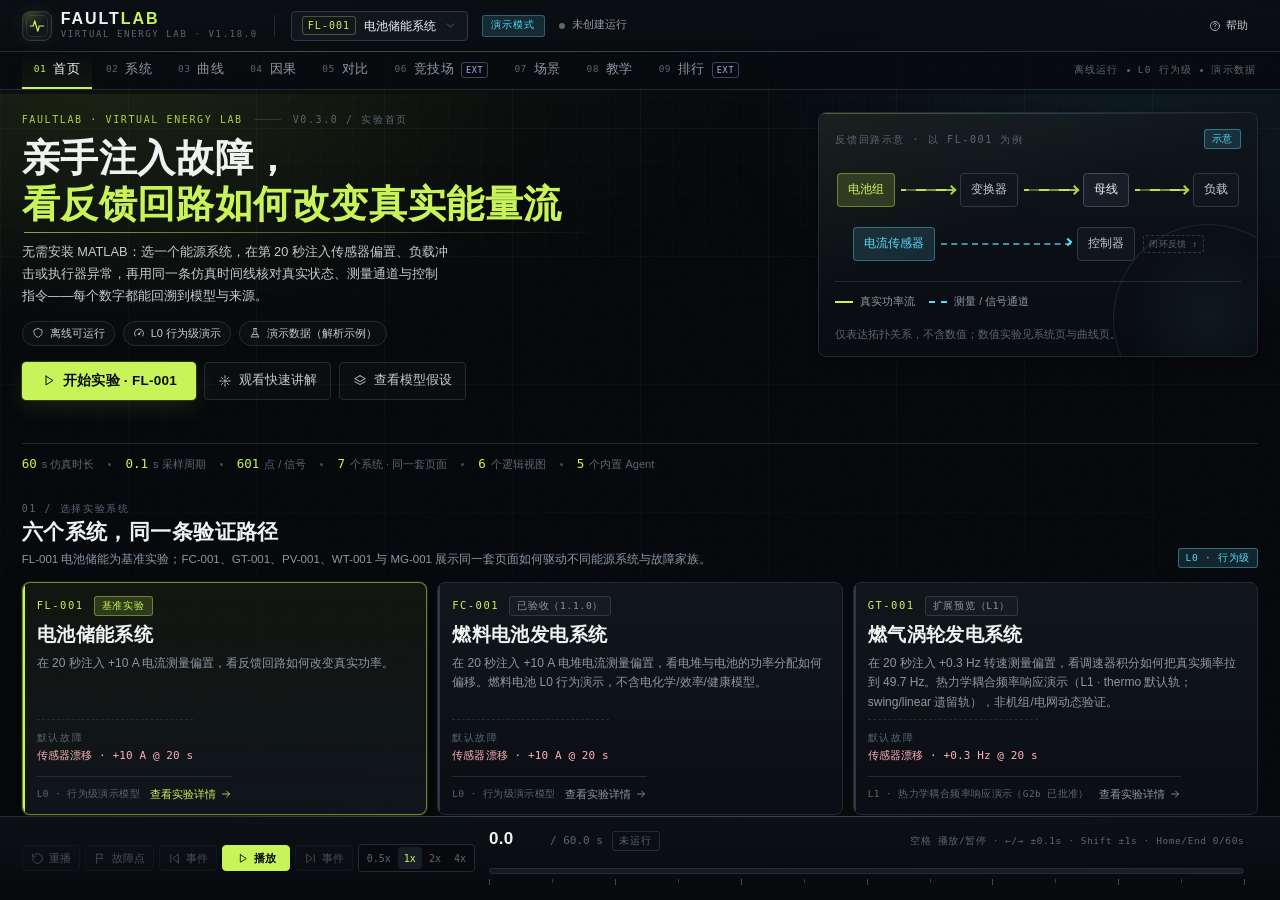
<file: index.html>
<!DOCTYPE html>
<html lang="zh-CN">
<head>
  <meta charset="utf-8">
  <meta name="viewport" content="width=device-width, initial-scale=1">
  <meta name="color-scheme" content="dark">
  <title>FaultLab · 虚拟能源实验场</title>
  <meta name="description" content="FaultLab V1.18.0 — 亲手制造故障、观察系统反应的工程仿真实验乐园。离线可运行的行为级能源系统实验场。">
  <link rel="icon" href="data:image/svg+xml,%3Csvg xmlns='http://www.w3.org/2000/svg' viewBox='0 0 24 24'%3E%3Crect width='24' height='24' rx='5' fill='%230b0f14'/%3E%3Cpath d='M13 4 6 14h5l-1 6 8-11h-5l1-5Z' fill='%23c8f45a'/%3E%3C/svg%3E">
  <link rel="stylesheet" href="css/theme.css">
  <link rel="stylesheet" href="css/home.css">
  <link rel="stylesheet" href="css/system.css">
  <link rel="stylesheet" href="css/signals.css">
  <link rel="stylesheet" href="css/causal.css">
  <link rel="stylesheet" href="css/compare.css">
  <link rel="stylesheet" href="css/arena.css">
  <link rel="stylesheet" href="css/scenario.css">
  <link rel="stylesheet" href="css/teaching.css">
  <link rel="stylesheet" href="css/leaderboard.css">
</head>
<body>
  <div class="app" id="app">
    <noscript>
      <div style="padding:40px;color:#c2ccd0;font-family:sans-serif">
        FaultLab 需要启用 JavaScript 才能运行。
      </div>
    </noscript>
  </div>
  <div id="overlay-root" class="overlay-root"></div>
  <div id="toast-root" class="toast-root" aria-live="polite"></div>

  <!-- core -->
  <script src="src/core/version.js"></script>
  <script src="src/core/hash.js"></script>
  <script src="src/core/rng.js"></script>
  <script src="src/core/schema.js"></script>
  <script src="src/core/scope.js"></script>
  <script src="src/core/protocol.js"></script>
  <script src="src/core/systems.js"></script>
  <script src="src/core/plants/fl001.js"></script>
  <script src="src/core/plants/fc001.js"></script>
  <script src="src/core/plants/gt001.js"></script>
  <script src="src/core/plants/fc001-fmu-adapter.js"></script>
  <script src="src/core/plants/gt001-fmu-adapter.js"></script>
  <script src="src/core/causal-rules.js"></script>
  <script src="src/core/engine.js"></script>
  <script src="src/core/metrics.js"></script>
  <script src="src/core/checks.js"></script>
  <script src="src/core/registry.js"></script>
  <script src="src/core/scenario.js"></script>
  <script src="src/core/teaching.js"></script>
  <script src="src/core/bundle.js"></script>
  <script src="src/core/arena-protocol.js"></script>
  <!-- agents / arena -->
  <script src="src/agents/builtin-agents.js"></script>
  <script src="src/agents/arena.js"></script>
  <!-- ui foundation -->
  <script src="src/ui/components.js"></script>
  <script src="src/ui/store.js"></script>
  <script src="src/ui/chart.js"></script>
  <script src="src/ui/export.js"></script>
  <!-- pages -->
  <script src="src/ui/pages/home.js"></script>
  <script src="src/ui/pages/system.js"></script>
  <script src="src/ui/pages/signals.js"></script>
  <script src="src/ui/pages/causal.js"></script>
  <script src="src/ui/pages/compare.js"></script>
  <script src="src/ui/pages/arena.js"></script>
  <script src="src/ui/pages/scenario.js"></script>
  <script src="src/ui/pages/teaching.js"></script>
  <script src="src/ui/pages/leaderboard.js"></script>
  <!-- shell & boot -->
  <script src="src/ui/shell.js"></script>
  <script src="src/main.js"></script>
</body>
</html>
</file>
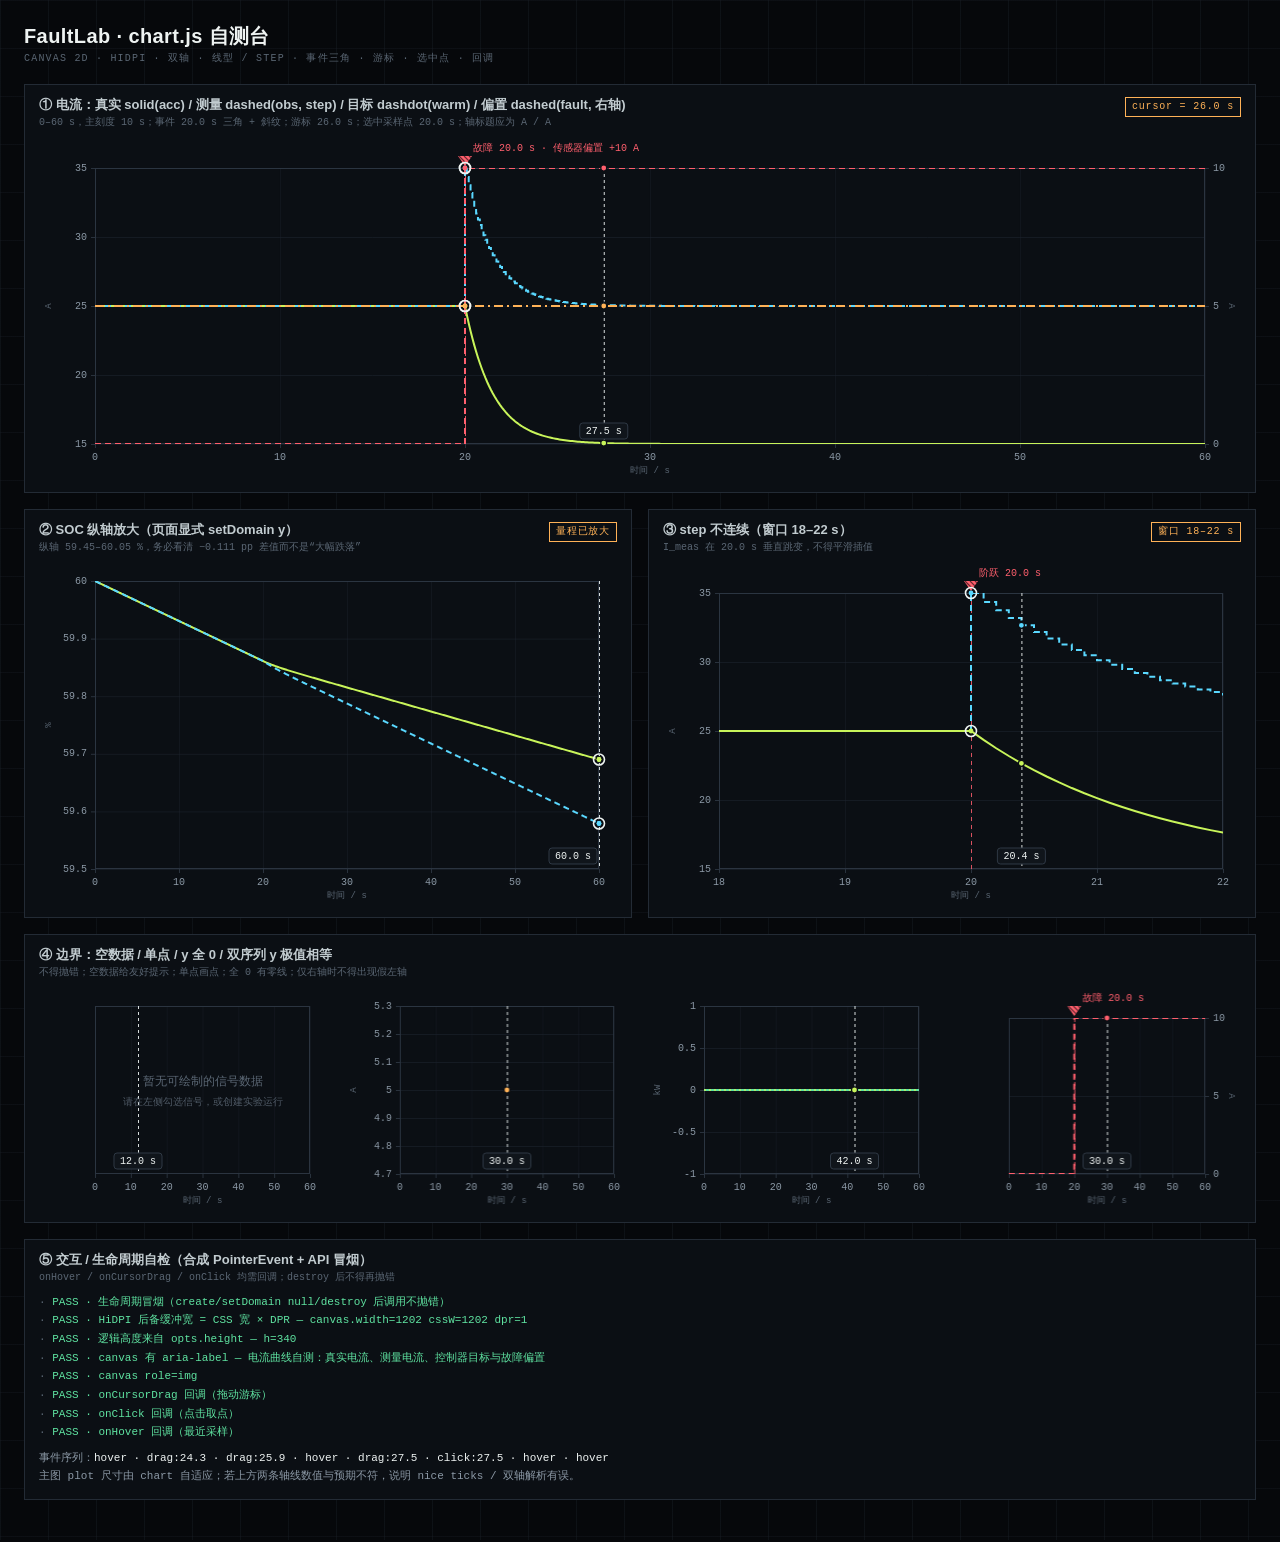
<file: tests/harness-chart.html>
<!DOCTYPE html>
<html lang="zh-CN">
<head>
<meta charset="utf-8">
<meta name="viewport" content="width=device-width, initial-scale=1">
<title>FaultLab · chart.js 自测台</title>
<!--
  仅用于 chart-signals 自测：独立于 shell/store，直接加载 src/ui/chart.js 并造数据。
  打开：http://127.0.0.1:4318/tests/harness-chart.html
-->
<style>
  :root {
    --bg-0: #06080b;
    --bg-1: #0b0f14;
    --bg-2: #11161d;
    --bg-3: #171e27;
    --line-1: #232b35;
    --line-2: #2f3945;
    --ink-0: #eef3f2;
    --ink-1: #c2ccd0;
    --ink-2: #8b98a5;
    --ink-3: #5a6673;
    --acc: #c8f45a;
    --obs: #5ad8ff;
    --warm: #ffb257;
    --fault: #ff5f6d;
    --ok: #5fe3a1;
    --warn: #ffd166;
    --font-display: "Bahnschrift", "DIN Alternate", "Microsoft YaHei UI", "PingFang SC", sans-serif;
    --font-body: "Segoe UI Variable Text", "Segoe UI", "Microsoft YaHei UI", "PingFang SC", sans-serif;
    --font-mono: "Cascadia Mono", "Cascadia Code", "Consolas", "Microsoft YaHei UI", monospace;
  }
  * { box-sizing: border-box; }
  html, body { margin: 0; padding: 0; }
  body {
    background: var(--bg-0);
    color: var(--ink-1);
    font: 13px/1.5 var(--font-body);
    padding: 24px;
    background-image:
      linear-gradient(to right, rgba(35, 43, 53, 0.28) 1px, transparent 1px),
      linear-gradient(to bottom, rgba(35, 43, 53, 0.22) 1px, transparent 1px);
    background-size: 48px 48px;
  }
  h1 {
    font: 600 20px/1.2 var(--font-display);
    color: var(--ink-0);
    margin: 0 0 4px;
    letter-spacing: 0.02em;
  }
  h2 { font: 600 13px/1.3 var(--font-display); color: var(--ink-1); margin: 0 0 2px; }
  .sub { color: var(--ink-3); font: 10px/1.4 var(--font-mono); letter-spacing: 0.12em; text-transform: uppercase; margin-bottom: 18px; }
  .grid { display: grid; grid-template-columns: repeat(2, minmax(0, 1fr)); gap: 16px; margin-bottom: 16px; }
  .full { grid-column: 1 / -1; }
  .panel {
    background: var(--bg-1);
    border: 1px solid var(--line-1);
    padding: 12px 14px 14px;
  }
  .panel-head { display: flex; justify-content: space-between; align-items: baseline; gap: 12px; margin-bottom: 8px; }
  .hint { color: var(--ink-3); font: 10px/1.4 var(--font-mono); }
  .badge-warn {
    display: inline-block; border: 1px solid var(--warm); color: var(--warm);
    font: 10px/1 var(--font-mono); letter-spacing: 0.08em; padding: 4px 6px;
  }
  .badge-ok { border-color: var(--ok); color: var(--ok); }
  .badge-bad { border-color: var(--fault); color: var(--fault); }
  .chartbox { width: 100%; min-width: 0; }
  .quad { display: grid; grid-template-columns: repeat(4, minmax(0, 1fr)); gap: 16px; }
  .checks { list-style: none; margin: 8px 0 0; padding: 0; font: 11px/1.7 var(--font-mono); }
  .checks li::before { content: '· '; color: var(--ink-3); }
  .checks .pass { color: var(--ok); }
  .checks .fail { color: var(--fault); }
  .checks .note { color: var(--ink-2); }
  .readout { margin-top: 8px; font: 11px/1.6 var(--font-mono); color: var(--ink-2); }
  .readout b { color: var(--ink-0); font-weight: 400; }
</style>
</head>
<body>
  <h1>FaultLab · chart.js 自测台</h1>
  <div class="sub">Canvas 2d · HiDPI · 双轴 · 线型 / step · 事件三角 · 游标 · 选中点 · 回调</div>

  <div class="grid">
    <section class="panel full">
      <div class="panel-head">
        <div>
          <h2>① 电流：真实 solid(acc) / 测量 dashed(obs, step) / 目标 dashdot(warm) / 偏置 dashed(fault, 右轴)</h2>
          <div class="hint">0–60 s，主刻度 10 s；事件 20.0 s 三角 + 斜纹；游标 26.0 s；选中采样点 20.0 s；轴标题应为 A / A</div>
        </div>
        <span class="badge-warn">cursor = 26.0 s</span>
      </div>
      <div class="chartbox" id="box-main"></div>
    </section>

    <section class="panel">
      <div class="panel-head">
        <div>
          <h2>② SOC 纵轴放大（页面显式 setDomain y）</h2>
          <div class="hint">纵轴 59.45–60.05 %，务必看清 −0.111 pp 差值而不是“大幅跌落”</div>
        </div>
        <span class="badge-warn">量程已放大</span>
      </div>
      <div class="chartbox" id="box-soc"></div>
    </section>

    <section class="panel">
      <div class="panel-head">
        <div>
          <h2>③ step 不连续（窗口 18–22 s）</h2>
          <div class="hint">I_meas 在 20.0 s 垂直跳变，不得平滑插值</div>
        </div>
        <span class="badge-warn">窗口 18–22 s</span>
      </div>
      <div class="chartbox" id="box-step"></div>
    </section>

    <section class="panel full">
      <div class="panel-head">
        <div>
          <h2>④ 边界：空数据 / 单点 / y 全 0 / 双序列 y 极值相等</h2>
          <div class="hint">不得抛错；空数据给友好提示；单点画点；全 0 有零线；仅右轴时不得出现假左轴</div>
        </div>
      </div>
      <div class="quad">
        <div class="chartbox" id="box-empty"></div>
        <div class="chartbox" id="box-single"></div>
        <div class="chartbox" id="box-zero"></div>
        <div class="chartbox" id="box-rightonly"></div>
      </div>
    </section>

    <section class="panel full">
      <div class="panel-head">
        <div>
          <h2>⑤ 交互 / 生命周期自检（合成 PointerEvent + API 冒烟）</h2>
          <div class="hint">onHover / onCursorDrag / onClick 均需回调；destroy 后不得再抛错</div>
        </div>
      </div>
      <ul class="checks" id="checks"></ul>
      <div class="readout" id="readout"></div>
    </section>
  </div>

  <script src="../src/ui/chart.js"></script>
  <script>
  (function () {
    'use strict';
    var FL = window.FL;
    var checks = document.getElementById('checks');
    var readout = document.getElementById('readout');

    function addCheck(ok, label, detail) {
      var li = document.createElement('li');
      li.className = ok ? 'pass' : 'fail';
      li.textContent = (ok ? 'PASS · ' : 'FAIL · ') + label + (detail ? ' — ' + detail : '');
      checks.appendChild(li);
      return ok;
    }

    function makeData() {
      var t = [], iTrue = [], iMeas = [], iRef = [], bias = [], socT = [], socE = [];
      var k;
      for (k = 0; k <= 600; k++) {
        var ts = Math.round(k * 0.1 * 10) / 10;
        var tv = ts < 20 ? 25 : 15 + 10 * Math.exp(-(ts - 20) / 1.5);
        var b = ts < 20 ? 0 : 10;
        t.push(ts);
        iTrue.push(tv);
        iMeas.push(tv + b);
        iRef.push(25);
        bias.push(b);
      }
      // SOC：60 - ∫P_bat dt / (40 kWh)
      var accT = 0, accE = 0;
      for (k = 0; k <= 600; k++) {
        if (k > 0) {
          var pf = 0.4 * iTrue[k - 1];
          var pm = 0.4 * iMeas[k - 1];
          accT += pf * 0.1;
          accE += pm * 0.1;
        }
        socT.push(60 - accT / 3600 / 40 * 100);
        socE.push(60 - accE / 3600 / 40 * 100);
      }
      return { t: t, iTrue: iTrue, iMeas: iMeas, iRef: iRef, bias: bias, socT: socT, socE: socE };
    }

    function pairs(t, arr) {
      var out = new Array(t.length);
      for (var i = 0; i < t.length; i++) out[i] = [t[i], arr[i]];
      return out;
    }

    var data = makeData();
    var events = [{ t: 20, label: '故障 20.0 s · 传感器偏置 +10 A', style: 'fault' }];

    function makeCanvas(box) {
      var cv = document.createElement('canvas');
      box.appendChild(cv);
      return cv;
    }

    // ① 主图
    var mainEvents = [];
    var mainChart = FL.chart.create(makeCanvas(document.getElementById('box-main')), {
      height: 340,
      xDomain: [0, 60],
      ariaLabel: '电流曲线自测：真实电流、测量电流、控制器目标与故障偏置',
      onHover: function (info) { if (info) mainEvents.push('hover'); },
      onClick: function (info) { mainEvents.push('click:' + info.t); },
      onCursorDrag: function (t) { mainEvents.push('drag:' + t); }
    });
    mainChart.setSeries([
      { id: 'I_bat_true_A', label: '电池真实电流', unit: 'A', axis: 'left', color: 'acc', style: 'solid', points: pairs(data.t, data.iTrue) },
      { id: 'I_bat_meas_A', label: '电池测量电流', unit: 'A', axis: 'left', color: 'obs', style: 'dashed', step: true, points: pairs(data.t, data.iMeas) },
      { id: 'I_ref_A', label: '控制器电流目标', unit: 'A', axis: 'left', color: 'warm', style: 'dashdot', points: pairs(data.t, data.iRef) },
      { id: 'bias_A', label: '传感器偏置', unit: 'A', axis: 'right', color: 'fault', style: 'dashed', step: true, points: pairs(data.t, data.bias) }
    ]);
    mainChart.setEvents(events);
    mainChart.setCursor(26.0);
    mainChart.setSelectedPoint(20.0);
    mainChart.render();

    // ② SOC 放大
    var socChart = FL.chart.create(makeCanvas(document.getElementById('box-soc')), {
      height: 340,
      xDomain: [0, 60],
      yDomain: [59.45, 60.05],
      ariaLabel: 'SOC 曲线：纵轴已放大到 59.45 至 60.05 百分比'
    });
    socChart.setSeries([
      { id: 'SOC_true_pct', label: '真实 SOC', unit: '%', color: 'acc', style: 'solid', points: pairs(data.t, data.socT) },
      { id: 'SOC_est_pct', label: '估计 SOC', unit: '%', color: 'obs', style: 'dashed', points: pairs(data.t, data.socE) }
    ]);
    socChart.setCursor(60.0);
    socChart.setSelectedPoint(60.0);
    socChart.render();

    // ③ step 不连续窗口
    var stepChart = FL.chart.create(makeCanvas(document.getElementById('box-step')), {
      height: 340,
      xDomain: [18, 22],
      ariaLabel: '20 秒测量电流阶跃，窗口 18 至 22 秒'
    });
    stepChart.setSeries([
      { id: 'I_bat_meas_A', label: '电池测量电流', unit: 'A', color: 'obs', style: 'dashed', step: true, points: pairs(data.t, data.iMeas) },
      { id: 'I_bat_true_A', label: '电池真实电流', unit: 'A', color: 'acc', style: 'solid', points: pairs(data.t, data.iTrue) }
    ]);
    stepChart.setEvents([{ t: 20, label: '阶跃 20.0 s', style: 'fault' }]);
    stepChart.setCursor(20.4);
    stepChart.setSelectedPoint(20.0);
    stepChart.render();

    // ④ 边界
    var emptyChart = FL.chart.create(makeCanvas(document.getElementById('box-empty')), {
      height: 220, xDomain: [0, 60], ariaLabel: '空数据图表'
    });
    emptyChart.setSeries([]);
    emptyChart.setEvents([]);
    emptyChart.setCursor(12);
    emptyChart.render();

    var singleChart = FL.chart.create(makeCanvas(document.getElementById('box-single')), {
      height: 220, xDomain: [0, 60], ariaLabel: '单点图表'
    });
    singleChart.setSeries([{ id: 'single', label: '单点', unit: 'A', color: 'warm', style: 'solid', points: [[30, 5]] }]);
    singleChart.setCursor(30);
    singleChart.render();

    var zeroChart = FL.chart.create(makeCanvas(document.getElementById('box-zero')), {
      height: 220, xDomain: [0, 60], ariaLabel: '全零残差图表'
    });
    var zeros = [];
    for (var zi = 0; zi <= 600; zi++) zeros.push([zi * 0.1, 0]);
    zeroChart.setSeries([
      { id: 'r_true_kW', label: '真实残差', unit: 'kW', color: 'ok', style: 'solid', points: zeros },
      { id: 'r_true_2', label: '真实残差 2', unit: 'kW', color: 'acc', style: 'dotted', points: zeros }
    ]);
    zeroChart.setCursor(42);
    zeroChart.render();

    var rightOnlyChart = FL.chart.create(makeCanvas(document.getElementById('box-rightonly')), {
      height: 220, xDomain: [0, 60], ariaLabel: '仅右轴序列图表'
    });
    rightOnlyChart.setSeries([
      { id: 'bias_A', label: '传感器偏置', unit: 'A', axis: 'right', color: 'fault', style: 'dashed', step: true, points: pairs(data.t, data.bias) }
    ]);
    rightOnlyChart.setEvents([{ t: 20, label: '故障 20.0 s', style: 'fault' }]);
    rightOnlyChart.setCursor(30);
    rightOnlyChart.render();

    // 双轴 / 空 y 等边界冒烟
    try {
      var smoke = FL.chart.create(document.createElement('canvas'), { height: 120 });
      smoke.setSeries([
        { id: 'a', label: 'a', unit: 'kW', color: 'acc', style: 'solid', points: [[0, 0.5], [1, 0.5]] },
        { id: 'b', label: 'b', unit: 'kW', axis: 'right', color: 'warn', style: 'dotted', points: [[0, 7], [1, 7]] }
      ]);
      smoke.setDomain({ x: [0, 1], y: null, yRight: [6, 8] });
      smoke.setDomain(null);
      smoke.setDomain({});
      smoke.setCursor(null);
      smoke.setSelectedPoint(0.5);
      smoke.setTheme({ colors: { acc: '#c8f45a' } });
      smoke.setHeight(150);
      smoke.resize();
      smoke.render();
      smoke.destroy();
      smoke.setSeries([]); // destroy 后调用必须安全
      smoke.setDomain({ x: [0, 1] });
      smoke.render();
      addCheck(true, '生命周期冒烟（create/setDomain null/destroy 后调用不抛错）');
    } catch (err) {
      addCheck(false, '生命周期冒烟', String(err && err.message || err));
    }

    // 渲染完成后再做交互自检
    setTimeout(function () {
      var canvas = mainChart.el;
      var rect = canvas.getBoundingClientRect();
      var dpr = window.devicePixelRatio || 1;
      addCheck(
        canvas.width === Math.round(rect.width * Math.min(dpr, 3)),
        'HiDPI 后备缓冲宽 = CSS 宽 × DPR',
        'canvas.width=' + canvas.width + ' cssW=' + Math.round(rect.width) + ' dpr=' + dpr
      );
      addCheck(rect.height > 300, '逻辑高度来自 opts.height', 'h=' + Math.round(rect.height));
      addCheck(!!canvas.getAttribute('aria-label'), 'canvas 有 aria-label', canvas.getAttribute('aria-label'));
      addCheck(canvas.getAttribute('role') === 'img', 'canvas role=img');

      function fire(type, x, y) {
        var ev = new PointerEvent(type, {
          bubbles: true, cancelable: true, pointerId: 1, pointerType: 'mouse',
          clientX: rect.left + x, clientY: rect.top + y, button: 0, buttons: type === 'pointerup' ? 0 : 1
        });
        canvas.dispatchEvent(ev);
      }

      var x = Math.max(80, rect.width * 0.42);
      var y = rect.height * 0.5;
      // 拖动（移动 30px）应触发 onCursorDrag，而不触发 onClick
      fire('pointermove', x, y);
      fire('pointerdown', x, y);
      fire('pointermove', x + 30, y);
      fire('pointerup', x + 30, y);
      // 原地点击（无位移）应触发 onClick
      fire('pointerdown', x + 60, y);
      fire('pointerup', x + 60, y);
      fire('pointermove', x + 80, y);
      fire('pointerleave', x + 80, y);

      addCheck(mainEvents.filter(function (e) { return e.indexOf('drag:') === 0; }).length >= 2, 'onCursorDrag 回调（拖动游标）');
      addCheck(mainEvents.filter(function (e) { return e.indexOf('click:') === 0; }).length >= 1, 'onClick 回调（点击取点）');
      addCheck(mainEvents.indexOf('hover') >= 0, 'onHover 回调（最近采样）');

      readout.innerHTML = '事件序列：<b>' + (mainEvents.join(' · ') || '(空)') + '</b><br>'
        + '主图 plot 尺寸由 chart 自适应；若上方两条轴线数值与预期不符，说明 nice ticks / 双轴解析有误。';
    }, 500);

    // 也把异常暴露到页面（Headless 截图可读）
    window.addEventListener('error', function (e) {
      addCheck(false, '运行期异常', e.message);
    });
  })();
  </script>
</body>
</html>
</file>
<file: css/theme.css>
/* owner: lead | module: theme | contract: docs/CONTRACT.md */
/* =========================================================================
   FaultLab — Virtual Energy Lab
   Design language: Deep-space energy instrumentation
   Graphite ground · blueprint grid · lime energy · cyan observation · amber heat
   ========================================================================= */

:root {
  /* ground */
  --bg-0: #06080b;
  --bg-1: #0b0f14;
  --bg-2: #11161d;
  --bg-3: #171e27;
  --bg-4: #1e2731;
  --line-1: #232b35;
  --line-2: #2f3945;
  --line-3: #3d4a58;

  /* ink */
  --ink-0: #eef3f2;
  --ink-1: #c2ccd0;
  --ink-2: #8b98a5;
  --ink-3: #5a6673;

  /* accents */
  --acc: #c8f45a;
  --acc-soft: #a9d443;
  --acc-dim: rgba(200, 244, 90, .16);
  --obs: #5ad8ff;
  --obs-dim: rgba(90, 216, 255, .14);
  --warm: #ffb257;
  --warm-dim: rgba(255, 178, 87, .14);
  --fault: #ff5f6d;
  --fault-dim: rgba(255, 95, 109, .13);
  --ok: #5fe3a1;
  --ok-dim: rgba(95, 227, 161, .12);
  --warn: #ffd166;
  --warn-dim: rgba(255, 209, 102, .12);
  --derived: #b3a3ff;

  --focus-ring: rgba(200, 244, 90, .55);

  /* type */
  --font-display: "Bahnschrift", "DIN Alternate", "Microsoft YaHei UI", "PingFang SC", sans-serif;
  --font-body: "Segoe UI Variable Text", "Segoe UI", "Microsoft YaHei UI", "PingFang SC", sans-serif;
  --font-mono: "Cascadia Mono", "Cascadia Code", "Consolas", "Microsoft YaHei UI", monospace;

  /* geometry */
  --r-sm: 4px;
  --r-md: 8px;
  --r-lg: 12px;
  --pad: clamp(14px, 1.7vw, 28px);
  --gap: 10px;
  --header-h: 52px;
  --nav-h: 38px;
  --timeline-h: 84px;

  --shadow-1: 0 2px 10px rgba(0, 0, 0, .35);
  --shadow-2: 0 18px 50px rgba(0, 0, 0, .55);

  color-scheme: dark;
}

/* ---------- reset ---------- */
*, *::before, *::after { box-sizing: border-box; }
html { -webkit-text-size-adjust: 100%; }
html, body { height: 100%; }
body {
  margin: 0;
  background:
    radial-gradient(1200px 760px at 12% -12%, rgba(200, 244, 90, .06), transparent 62%),
    radial-gradient(1000px 720px at 94% -6%, rgba(90, 216, 255, .055), transparent 58%),
    radial-gradient(900px 600px at 50% 118%, rgba(255, 178, 87, .04), transparent 60%),
    var(--bg-0);
  color: var(--ink-0);
  font-family: var(--font-body);
  font-size: 13.5px;
  line-height: 1.5;
  overflow: hidden;
  -webkit-font-smoothing: antialiased;
  text-rendering: optimizeLegibility;
}

/* blueprint grid + vignette + grain */
body::before {
  content: "";
  position: fixed;
  inset: 0;
  z-index: 0;
  pointer-events: none;
  background-image:
    linear-gradient(rgba(255, 255, 255, .024) 1px, transparent 1px),
    linear-gradient(90deg, rgba(255, 255, 255, .024) 1px, transparent 1px),
    linear-gradient(rgba(255, 255, 255, .012) 1px, transparent 1px),
    linear-gradient(90deg, rgba(255, 255, 255, .012) 1px, transparent 1px);
  background-size: 128px 128px, 128px 128px, 32px 32px, 32px 32px;
  -webkit-mask-image: radial-gradient(120% 90% at 50% 0%, #000 15%, rgba(0, 0, 0, .55) 60%, transparent 100%);
  mask-image: radial-gradient(120% 90% at 50% 0%, #000 15%, rgba(0, 0, 0, .55) 60%, transparent 100%);
}
body::after {
  content: "";
  position: fixed;
  inset: 0;
  z-index: 0;
  pointer-events: none;
  opacity: .028;
  background-image: url("data:image/svg+xml;utf8,<svg xmlns='http://www.w3.org/2000/svg' width='180' height='180'><filter id='n'><feTurbulence type='fractalNoise' baseFrequency='0.85' numOctaves='2' stitchTiles='stitch'/><feColorMatrix type='saturate' values='0'/></filter><rect width='100%25' height='100%25' filter='url(%23n)' opacity='0.6'/></svg>");
}

::selection { background: rgba(200, 244, 90, .25); color: #fff; }

/* scrollbars */
* { scrollbar-width: thin; scrollbar-color: #2a323c transparent; }
::-webkit-scrollbar { width: 10px; height: 10px; }
::-webkit-scrollbar-track { background: transparent; }
::-webkit-scrollbar-thumb { background: #242c36; border-radius: 6px; border: 2px solid var(--bg-1); }
::-webkit-scrollbar-thumb:hover { background: #33404d; }

a { color: var(--obs); text-decoration: none; }
a:hover { text-decoration: underline; text-underline-offset: 2px; }
button, input, select, textarea { font: inherit; color: inherit; }
button { cursor: pointer; }
h1, h2, h3, h4, p { margin: 0; }
ul, ol { margin: 0; padding: 0; }
img, svg { display: block; }
code, kbd, pre { font-family: var(--font-mono); }

:focus-visible { outline: 2px solid var(--focus-ring); outline-offset: 2px; border-radius: 3px; }
.sr-only {
  position: absolute; width: 1px; height: 1px; padding: 0; margin: -1px;
  overflow: hidden; clip: rect(0 0 0 0); white-space: nowrap; border: 0;
}
[hidden] { display: none !important; }

/* =========================================================================
   Typography & utilities
   ========================================================================= */
.eyebrow {
  font-family: var(--font-mono);
  font-size: 10px;
  font-weight: 400;
  letter-spacing: .16em;
  text-transform: uppercase;
  color: var(--ink-3);
}
.eyebrow--acc { color: var(--acc-soft); }
.eyebrow--fault { color: var(--fault); }
.display { font-family: var(--font-display); font-weight: 600; letter-spacing: .01em; }
.mono { font-family: var(--font-mono); font-variant-numeric: tabular-nums; }
.num { font-family: var(--font-display); font-variant-numeric: tabular-nums; letter-spacing: .01em; }
.muted { color: var(--ink-2); }
.dim { color: var(--ink-3); }
.acc { color: var(--acc); }
.obs { color: var(--obs); }
.warm { color: var(--warm); }
.faultc { color: var(--fault); }
.okc { color: var(--ok); }
.warnc { color: var(--warn); }
.tiny { font-size: 11px; }
.small { font-size: 12px; }
.hr { height: 1px; background: var(--line-1); border: 0; margin: 14px 0; }
.row { display: flex; align-items: center; gap: 10px; }
.row-between { display: flex; align-items: center; justify-content: space-between; gap: 12px; }
.col { display: flex; flex-direction: column; gap: 10px; }
.wrap { flex-wrap: wrap; }
.spacer { flex: 1 1 auto; }
.nowrap { white-space: nowrap; }
.mt-8 { margin-top: 8px; } .mt-12 { margin-top: 12px; } .mt-16 { margin-top: 16px; } .mt-24 { margin-top: 24px; }
.mb-8 { margin-bottom: 8px; } .mb-12 { margin-bottom: 12px; } .mb-16 { margin-bottom: 16px; }
.clamp-2 { display: -webkit-box; -webkit-line-clamp: 2; -webkit-box-orient: vertical; overflow: hidden; }
.kbd {
  display: inline-flex; align-items: center; justify-content: center;
  min-width: 20px; height: 19px; padding: 0 5px;
  border: 1px solid var(--line-2); border-bottom-width: 2px; border-radius: 4px;
  font-family: var(--font-mono); font-size: 10px; color: var(--ink-2);
  background: var(--bg-2); line-height: 1;
}

/* =========================================================================
   Shell layout
   ========================================================================= */
.app {
  position: relative;
  z-index: 1;
  display: flex;
  flex-direction: column;
  height: 100vh;
  height: 100dvh;
  min-height: 0;
}

/* ---------- header ---------- */
.app-header {
  flex: 0 0 var(--header-h);
  display: flex;
  align-items: center;
  gap: 16px;
  padding: 0 var(--pad);
  border-bottom: 1px solid var(--line-1);
  background: linear-gradient(180deg, rgba(11, 15, 20, .96), rgba(9, 12, 16, .86));
  backdrop-filter: blur(14px);
  position: relative;
  z-index: 40;
}
.app-header::after {
  content: "";
  position: absolute; left: 0; right: 0; bottom: -1px; height: 1px;
  background: linear-gradient(90deg, transparent, rgba(200, 244, 90, .35) 18%, rgba(90, 216, 255, .28) 55%, transparent 92%);
  opacity: .55;
  pointer-events: none;
}
.brand { display: flex; align-items: center; gap: 9px; color: inherit; text-decoration: none; flex: 0 0 auto; }
.brand:hover { text-decoration: none; }
.brand-mark {
  width: 30px; height: 30px; flex: 0 0 30px;
  display: grid; place-items: center;
  border: 1px solid var(--line-2);
  border-radius: 8px;
  background:
    radial-gradient(120% 120% at 20% 0%, rgba(200, 244, 90, .18), transparent 60%),
    var(--bg-2);
  box-shadow: inset 0 0 0 1px rgba(255, 255, 255, .03), 0 0 20px rgba(200, 244, 90, .07);
  position: relative;
}
.brand-mark::after {
  content: ""; position: absolute; inset: 3px; border-radius: 5px;
  border: 1px solid rgba(200, 244, 90, .12); pointer-events: none;
}
.brand-mark svg { width: 18px; height: 18px; color: var(--acc); }
.brand-text { display: flex; flex-direction: column; line-height: 1.05; gap: 2px; }
.brand-name {
  font-family: var(--font-display);
  font-size: 16px; font-weight: 700; letter-spacing: .12em;
  color: var(--ink-0);
}
.brand-name em { font-style: normal; color: var(--acc); }
.brand-sub {
  font-family: var(--font-mono); font-size: 9px; letter-spacing: .18em;
  text-transform: uppercase; color: var(--ink-3);
}

.header-context { display: flex; align-items: center; gap: 14px; min-width: 0; flex: 1 1 auto; }
.hdr-divider { width: 1px; height: 22px; background: var(--line-1); flex: 0 0 1px; }
.system-switch {
  display: inline-flex; align-items: center; gap: 8px;
  height: 30px; padding: 0 10px;
  background: var(--bg-2); color: var(--ink-1);
  border: 1px solid var(--line-2); border-radius: var(--r-sm);
  font-size: 12px; min-width: 0; max-width: min(420px, 34vw);
  transition: border-color .16s, background .16s;
}
.system-switch:hover { border-color: var(--line-3); background: var(--bg-3); }
.system-switch .sw-swap { color: var(--ink-3); flex: 0 0 auto; }
.system-switch .sw-code {
  font-family: var(--font-mono); font-size: 10px; letter-spacing: .1em;
  color: var(--acc); border: 1px solid rgba(200, 244, 90, .3); border-radius: 3px;
  padding: 1px 5px; flex: 0 0 auto;
}
.system-switch .sw-title { overflow: hidden; text-overflow: ellipsis; white-space: nowrap; color: var(--ink-0); }
.hdr-meta { display: flex; align-items: center; gap: 7px; font-size: 11.5px; color: var(--ink-2); }
.hdr-run {
  font-family: var(--font-mono); font-size: 11px; color: var(--ink-2);
  display: inline-flex; align-items: center; gap: 7px; white-space: nowrap;
}
.hdr-run .dot { width: 6px; height: 6px; border-radius: 50%; background: var(--ink-3); }
.hdr-run[data-status="completed"] .dot { background: var(--ok); box-shadow: 0 0 0 3px rgba(95, 227, 161, .12); }
.hdr-run[data-status="computing"] .dot { background: var(--warm); animation: pulse 1.1s infinite; }
.hdr-run[data-status="empty"] .dot { background: var(--ink-3); }
@keyframes pulse { 0%, 100% { opacity: 1; } 50% { opacity: .25; } }

.header-actions { display: flex; align-items: center; gap: 8px; flex: 0 0 auto; }
.mode-flag {
  display: inline-flex; align-items: center; gap: 6px;
  height: 22px; padding: 0 8px; border-radius: 3px;
  font-family: var(--font-mono); font-size: 9.5px; letter-spacing: .12em; text-transform: uppercase;
  border: 1px solid var(--line-2); color: var(--ink-2); background: rgba(255, 255, 255, .02);
}
.mode-flag[data-mode="demo"] { border-color: rgba(90, 216, 255, .32); color: var(--obs); background: var(--obs-dim); }
.mode-flag[data-mode="blind"] { border-color: rgba(255, 95, 109, .42); color: #ffb0b7; background: var(--fault-dim); }

/* ---------- nav ---------- */
.app-nav {
  flex: 0 0 var(--nav-h);
  display: flex; align-items: stretch; gap: 2px;
  padding: 0 var(--pad);
  border-bottom: 1px solid var(--line-1);
  background: rgba(8, 11, 15, .72);
  position: relative; z-index: 30;
}
.nav-item {
  position: relative;
  display: inline-flex; align-items: center; gap: 7px;
  padding: 0 12px;
  color: var(--ink-2);
  font-size: 12.5px; letter-spacing: .03em;
  text-decoration: none;
  border-bottom: 2px solid transparent;
  transition: color .15s, background .15s, border-color .15s;
  white-space: nowrap;
}
.nav-item:hover { color: var(--ink-0); background: rgba(255, 255, 255, .025); text-decoration: none; }
.nav-item[aria-current="page"] { color: var(--ink-0); border-bottom-color: var(--acc); background: linear-gradient(180deg, transparent, rgba(200, 244, 90, .05)); }
.nav-item[aria-current="page"] .nav-index { color: var(--acc); }
.nav-index { font-family: var(--font-mono); font-size: 9.5px; color: var(--ink-3); letter-spacing: .05em; }
.nav-ext {
  font-family: var(--font-mono); font-size: 8.5px; letter-spacing: .08em;
  color: var(--derived); border: 1px solid rgba(179, 163, 255, .35);
  border-radius: 3px; padding: 0 4px; line-height: 14px;
}
.nav-item[aria-disabled="true"] { opacity: .34; pointer-events: none; }
.nav-spacer { flex: 1 1 auto; }
.nav-note {
  display: inline-flex; align-items: center; gap: 8px;
  font-family: var(--font-mono); font-size: 9.5px; letter-spacing: .13em;
  text-transform: uppercase; color: var(--ink-3);
  padding-right: 2px;
}
.nav-note .sep { width: 3px; height: 3px; border-radius: 50%; background: var(--ink-3); }

/* ---------- main / pages ---------- */
.app-main { flex: 1 1 auto; min-height: 0; overflow-y: auto; overflow-x: hidden; position: relative; }
.page { display: none; min-height: 100%; }
.page.is-active { display: block; animation: pageIn .26s cubic-bezier(.2, .7, .2, 1); }
@keyframes pageIn { from { opacity: 0; transform: translateY(7px); } to { opacity: 1; transform: none; } }
.page-pad { padding: 16px var(--pad) 26px; }

/* ---------- timeline ---------- */
.app-timeline {
  flex: 0 0 var(--timeline-h);
  display: grid;
  grid-template-columns: auto minmax(240px, 1fr) auto;
  align-items: center;
  gap: 14px;
  padding: 7px var(--pad) 8px;
  border-top: 1px solid var(--line-1);
  background:
    linear-gradient(180deg, rgba(13, 17, 23, .97), rgba(7, 9, 12, .99));
  position: relative;
  z-index: 35;
}
.app-timeline::before {
  content: ""; position: absolute; top: -1px; left: 0; right: 0; height: 1px;
  background: linear-gradient(90deg, transparent, rgba(90, 216, 255, .25) 30%, rgba(200, 244, 90, .3) 68%, transparent);
  opacity: .5;
}
.tl-controls { display: flex; align-items: center; gap: 5px; }
.tl-btn {
  display: inline-flex; align-items: center; justify-content: center; gap: 5px;
  height: 26px; min-width: 26px; padding: 0 8px;
  background: rgba(255, 255, 255, .02); border: 1px solid var(--line-1);
  border-radius: var(--r-sm); color: var(--ink-1); font-size: 11px;
  transition: background .15s, border-color .15s, color .15s;
}
.tl-btn:hover { background: var(--bg-3); border-color: var(--line-2); color: var(--ink-0); }
.tl-btn[disabled] { opacity: .34; cursor: not-allowed; }
.tl-btn svg { width: 13px; height: 13px; }
.tl-play { background: var(--acc); color: #0a0d0f; border-color: var(--acc); min-width: 68px; font-weight: 600; }
.tl-play:hover { background: #d6ff72; color: #0a0d0f; }
.tl-play.is-playing { background: rgba(200, 244, 90, .16); color: var(--acc); border-color: rgba(200, 244, 90, .5); }
.tl-speed { display: inline-flex; padding: 2px; gap: 1px; border: 1px solid var(--line-1); border-radius: var(--r-sm); background: rgba(0, 0, 0, .25); }
.tl-speed button {
  height: 22px; padding: 0 6px; border: 0; border-radius: 3px; background: transparent;
  color: var(--ink-3); font-family: var(--font-mono); font-size: 10px;
}
.tl-speed button[aria-pressed="true"] { background: var(--bg-3); color: var(--acc); }
.tl-speed button:hover { color: var(--ink-1); }

.tl-track { min-width: 0; display: flex; flex-direction: column; gap: 5px; }
.tl-readout { display: flex; align-items: baseline; gap: 9px; min-width: 0; }
.tl-readout .tl-now {
  font-family: var(--font-display); font-size: 17px; font-weight: 600;
  font-variant-numeric: tabular-nums; color: var(--ink-0); line-height: 1;
  letter-spacing: .02em; min-width: 52px;
}
.tl-readout .tl-total { font-family: var(--font-mono); font-size: 11px; color: var(--ink-3); }
.tl-readout .tl-state {
  font-family: var(--font-mono); font-size: 9.5px; letter-spacing: .13em; text-transform: uppercase;
  color: var(--ink-3); padding: 2px 6px; border: 1px solid var(--line-1); border-radius: 3px;
}
.tl-readout .tl-state[data-status="playing"] { color: var(--ok); border-color: rgba(95, 227, 161, .35); }
.tl-readout .tl-state[data-status="ended"] { color: var(--warm); border-color: rgba(255, 178, 87, .35); }
.tl-readout .tl-spacer { flex: 1 1 auto; }
.tl-rail-wrap { position: relative; height: 30px; }
.tl-mini { position: absolute; inset: 3px 0 3px; width: 100%; height: 24px; opacity: .5; pointer-events: none; }
.tl-rail {
  position: absolute; left: 0; right: 0; top: 50%; height: 6px;
  transform: translateY(-50%);
  background: linear-gradient(90deg, rgba(255,255,255,.05), rgba(255,255,255,.08));
  border: 1px solid var(--line-1);
  border-radius: 3px;
  cursor: pointer;
  touch-action: none;
}
.tl-rail::before {
  content: ""; position: absolute; inset: -9px 0; cursor: pointer;
}
.tl-fill {
  position: absolute; left: 0; top: 0; bottom: 0; width: 0;
  background: linear-gradient(90deg, rgba(90, 216, 255, .45), rgba(200, 244, 90, .78));
  border-radius: 2px;
}
.tl-handle {
  position: absolute; top: 50%; left: 0; width: 13px; height: 13px;
  transform: translate(-50%, -50%);
  background: var(--acc); border: 2px solid #0a0d0f; border-radius: 50%;
  box-shadow: 0 0 0 1px rgba(200, 244, 90, .5), 0 0 14px rgba(200, 244, 90, .55);
  pointer-events: none;
}
.tl-rail.is-empty { cursor: default; }
.tl-rail.is-empty .tl-fill, .tl-rail.is-empty .tl-handle { display: none; }
.tl-fault-mark {
  position: absolute; top: 50%; transform: translate(-50%, -50%);
  width: 12px; height: 12px; pointer-events: none;
}
.tl-fault-mark::before {
  content: ""; position: absolute; inset: 0;
  background: var(--fault);
  clip-path: polygon(50% 0, 100% 100%, 0 100%);
  filter: drop-shadow(0 0 5px rgba(255, 95, 109, .65));
}
.tl-fault-label {
  position: absolute; bottom: 100%; left: 50%; transform: translate(-50%, -2px);
  font-family: var(--font-mono); font-size: 8.5px; letter-spacing: .08em; color: #ffb0b7;
  white-space: nowrap; padding: 1px 4px; background: rgba(20, 8, 10, .9);
  border: 1px solid rgba(255, 95, 109, .35); border-radius: 2px;
}
.tl-ticks { position: absolute; left: 0; right: 0; top: calc(50% + 8px); height: 6px; pointer-events: none; }
.tl-ticks span {
  position: absolute; top: 0; width: 1px; height: 4px; background: var(--line-2);
}
.tl-ticks span.major { height: 6px; background: var(--line-3); }
.tl-hint { font-family: var(--font-mono); font-size: 9.5px; color: var(--ink-3); letter-spacing: .06em; white-space: nowrap; }

/* =========================================================================
   Panels / cards
   ========================================================================= */
.fl-panel {
  position: relative;
  background: linear-gradient(180deg, rgba(17, 22, 29, .9), rgba(11, 15, 21, .94));
  border: 1px solid var(--line-1);
  border-radius: var(--r-md);
  box-shadow: var(--shadow-1);
}
.fl-panel::before {
  content: ""; position: absolute; inset: 0 0 auto; height: 1px; border-radius: var(--r-md) var(--r-md) 0 0;
  background: linear-gradient(90deg, rgba(255, 255, 255, .06), transparent 45%);
  pointer-events: none;
}
.panel-head {
  display: flex; align-items: center; justify-content: space-between; gap: 10px;
  padding: 9px 12px; border-bottom: 1px solid var(--line-1);
  min-height: 36px;
}
.panel-head .panel-head-main { display: flex; align-items: baseline; gap: 9px; min-width: 0; }
.panel-title { font-family: var(--font-display); font-size: 13.5px; font-weight: 600; letter-spacing: .03em; color: var(--ink-0); }
.panel-sub { font-size: 11px; color: var(--ink-2); }
.panel-body { padding: 12px; }
.panel-body--tight { padding: 8px 10px; }
.panel-foot { padding: 9px 12px; border-top: 1px solid var(--line-1); }

.fl-card {
  position: relative;
  background: var(--bg-2);
  border: 1px solid var(--line-1);
  border-radius: var(--r-md);
  transition: border-color .18s, background .18s, transform .18s;
}
.fl-card--hover:hover { border-color: var(--line-3); background: var(--bg-3); transform: translateY(-1px); }
.fl-card--selectable { cursor: pointer; text-align: left; width: 100%; color: inherit; }
.fl-card--selectable[aria-selected="true"] { border-color: rgba(200, 244, 90, .5); background: linear-gradient(180deg, rgba(200, 244, 90, .055), rgba(17, 22, 29, .9)); }
.chamfer { clip-path: polygon(0 0, calc(100% - 16px) 0, 100% 16px, 100% 100%, 0 100%); }

/* hazard stripe (fault identity) */
.hazard {
  background-image: repeating-linear-gradient(135deg, rgba(255, 95, 109, .22) 0 5px, transparent 5px 10px);
}

/* =========================================================================
   Buttons / segmented / switches
   ========================================================================= */
.btn {
  display: inline-flex; align-items: center; justify-content: center; gap: 7px;
  height: 30px; padding: 0 12px;
  border: 1px solid var(--line-2); border-radius: var(--r-sm);
  background: rgba(255, 255, 255, .025);
  color: var(--ink-0);
  font-family: var(--font-body); font-size: 12.5px; font-weight: 500;
  text-decoration: none; white-space: nowrap;
  transition: background .15s, border-color .15s, color .15s, transform .05s, box-shadow .15s;
}
.btn:hover { background: rgba(255, 255, 255, .06); border-color: var(--line-3); }
.btn:active { transform: translateY(1px); }
.btn:disabled, .btn[aria-disabled="true"] { opacity: .36; cursor: not-allowed; pointer-events: none; }
.btn svg { width: 14px; height: 14px; flex: 0 0 auto; }
.btn-primary {
  background: var(--acc); border-color: var(--acc); color: #0a0d0f; font-weight: 600;
  box-shadow: 0 0 0 1px rgba(200, 244, 90, .18), 0 8px 22px rgba(200, 244, 90, .1);
}
.btn-primary:hover { background: #d6ff72; border-color: #d6ff72; }
.btn-ghost { background: transparent; border-color: transparent; color: var(--ink-1); }
.btn-ghost:hover { background: rgba(255, 255, 255, .05); border-color: transparent; color: var(--ink-0); }
.btn-danger { border-color: rgba(255, 95, 109, .45); color: #ffb3b9; background: rgba(255, 95, 109, .07); }
.btn-danger:hover { background: rgba(255, 95, 109, .14); border-color: rgba(255, 95, 109, .65); }
.btn-sm { height: 25px; padding: 0 9px; font-size: 11px; gap: 5px; }
.btn-sm svg { width: 12px; height: 12px; }
.btn-xs { height: 21px; padding: 0 7px; font-size: 10.5px; gap: 4px; }
.btn-xs svg { width: 11px; height: 11px; }
.btn-icon { width: 30px; padding: 0; }
.btn-icon.btn-sm { width: 25px; }
.btn-block { width: 100%; }
.btn[data-loading="true"] { color: transparent; position: relative; }
.btn[data-loading="true"]::after {
  content: ""; position: absolute; width: 13px; height: 13px; border-radius: 50%;
  border: 2px solid currentColor; border-top-color: transparent;
  animation: spin .8s linear infinite; color: var(--ink-0);
}
@keyframes spin { to { transform: rotate(360deg); } }

.seg {
  display: inline-flex; padding: 3px; gap: 2px;
  border: 1px solid var(--line-1); border-radius: 7px; background: rgba(0, 0, 0, .24);
}
.seg-item {
  display: inline-flex; align-items: center; justify-content: center; gap: 5px;
  height: 24px; padding: 0 10px; border: 0; border-radius: 5px;
  background: transparent; color: var(--ink-2);
  font-size: 11.5px; white-space: nowrap;
  transition: background .15s, color .15s;
}
.seg-item:hover { color: var(--ink-0); }
.seg-item[aria-pressed="true"] { background: var(--bg-3); color: var(--ink-0); box-shadow: inset 0 0 0 1px var(--line-2); }
.seg-item:disabled { opacity: .35; cursor: not-allowed; }
.seg-item svg { width: 13px; height: 13px; }

.switch { display: inline-flex; align-items: center; gap: 9px; cursor: pointer; user-select: none; }
.switch input { position: absolute; opacity: 0; width: 0; height: 0; }
.switch .sw-track {
  width: 34px; height: 19px; border-radius: 10px; background: var(--bg-4);
  border: 1px solid var(--line-2); position: relative; transition: background .16s, border-color .16s;
  flex: 0 0 34px;
}
.switch .sw-track::after {
  content: ""; position: absolute; top: 2px; left: 2px; width: 13px; height: 13px;
  border-radius: 50%; background: var(--ink-2); transition: transform .16s, background .16s;
}
.switch input:checked + .sw-track { background: rgba(200, 244, 90, .2); border-color: rgba(200, 244, 90, .55); }
.switch input:checked + .sw-track::after { transform: translateX(15px); background: var(--acc); }
.switch input:focus-visible + .sw-track { outline: 2px solid var(--focus-ring); outline-offset: 2px; }
.switch input:disabled + .sw-track { opacity: .4; }
.switch .sw-label { font-size: 12px; color: var(--ink-1); }

/* =========================================================================
   Forms
   ========================================================================= */
.field { display: flex; flex-direction: column; gap: 6px; min-width: 0; }
.field-label { display: flex; align-items: center; gap: 8px; font-size: 12px; color: var(--ink-1); }
.field-label .fl-unit { font-family: var(--font-mono); font-size: 10px; color: var(--ink-3); }
.field-hint { font-size: 11px; line-height: 1.5; color: var(--ink-3); }
.field-error { display: flex; align-items: flex-start; gap: 6px; font-size: 11.5px; color: #ff9aa2; }
.field-error svg { width: 13px; height: 13px; flex: 0 0 13px; margin-top: 1px; }
.field-row { display: flex; align-items: center; gap: 8px; }
.input {
  height: 29px; padding: 0 9px; width: 100%;
  background: var(--bg-2); color: var(--ink-0);
  border: 1px solid var(--line-2); border-radius: var(--r-sm);
  font-family: var(--font-mono); font-size: 12px;
  transition: border-color .15s, background .15s;
}
.input:hover { border-color: var(--line-3); }
.input:focus { border-color: rgba(200, 244, 90, .55); outline: none; background: var(--bg-3); }
.input::placeholder { color: var(--ink-3); }
.input[aria-invalid="true"] { border-color: rgba(255, 95, 109, .6); }
.input--num { width: 88px; text-align: right; }
select.input { font-family: var(--font-body); font-size: 12.5px; padding-right: 6px; }
.input-unit { font-family: var(--font-mono); font-size: 11px; color: var(--ink-3); flex: 0 0 auto; }

.range-wrap { display: flex; align-items: center; gap: 12px; }
.range {
  -webkit-appearance: none; appearance: none;
  width: 100%; height: 18px; background: transparent; margin: 0;
}
.range::-webkit-slider-runnable-track {
  height: 4px; border-radius: 2px;
  background: linear-gradient(90deg, var(--acc) 0 var(--range-fill, 0%), var(--bg-4) var(--range-fill, 0%) 100%);
  border: 1px solid var(--line-1);
}
.range::-moz-range-track { height: 4px; border-radius: 2px; background: var(--bg-4); border: 1px solid var(--line-1); }
.range::-moz-range-progress { height: 4px; border-radius: 2px; background: var(--acc); }
.range::-webkit-slider-thumb {
  -webkit-appearance: none; appearance: none;
  width: 14px; height: 14px; margin-top: -6px; border-radius: 50%;
  background: var(--acc); border: 2px solid #0a0d0f;
  box-shadow: 0 0 0 1px rgba(200, 244, 90, .5), 0 0 10px rgba(200, 244, 90, .4);
  cursor: grab;
}
.range::-moz-range-thumb {
  width: 12px; height: 12px; border-radius: 50%; background: var(--acc);
  border: 2px solid #0a0d0f; box-shadow: 0 0 0 1px rgba(200, 244, 90, .5); cursor: grab;
}
.range:disabled::-webkit-slider-thumb { background: var(--ink-3); box-shadow: none; cursor: not-allowed; }
.range:disabled::-webkit-slider-runnable-track { opacity: .4; }
.range:focus-visible { outline: 2px solid var(--focus-ring); outline-offset: 4px; border-radius: 3px; }
.range-val { font-family: var(--font-mono); font-size: 12px; color: var(--ink-0); min-width: 62px; text-align: right; }

/* =========================================================================
   Badges / chips / source tags
   ========================================================================= */
.badge {
  display: inline-flex; align-items: center; gap: 5px;
  height: 20px; padding: 0 7px; border-radius: 3px;
  font-family: var(--font-mono); font-size: 9.5px; letter-spacing: .08em; text-transform: uppercase;
  border: 1px solid var(--line-2); color: var(--ink-2); background: rgba(255, 255, 255, .025);
  white-space: nowrap;
}
.badge[data-tone="ok"] { color: var(--ok); border-color: rgba(95, 227, 161, .4); background: var(--ok-dim); }
.badge[data-tone="warn"] { color: var(--warn); border-color: rgba(255, 209, 102, .4); background: var(--warn-dim); }
.badge[data-tone="danger"] { color: #ffb0b7; border-color: rgba(255, 95, 109, .45); background: var(--fault-dim); }
.badge[data-tone="info"] { color: var(--obs); border-color: rgba(90, 216, 255, .4); background: var(--obs-dim); }
.badge[data-tone="acc"] { color: var(--acc); border-color: rgba(200, 244, 90, .4); background: var(--acc-dim); }
.badge svg { width: 11px; height: 11px; }

.chip {
  display: inline-flex; align-items: center; gap: 6px;
  height: 24px; padding: 0 9px;
  border: 1px solid var(--line-1); border-radius: 12px;
  background: rgba(255, 255, 255, .02);
  font-size: 11px; color: var(--ink-1);
  white-space: nowrap;
}
.chip b { font-family: var(--font-mono); font-weight: 500; color: var(--ink-0); }
.chip[data-tone="acc"] { border-color: rgba(200, 244, 90, .32); color: var(--acc); background: var(--acc-dim); }
.chip[data-tone="fault"] { border-color: rgba(255, 95, 109, .35); color: #ffb0b7; background: var(--fault-dim); }
.chip svg { width: 12px; height: 12px; }

.source-tag {
  display: inline-flex; align-items: center;
  height: 16px; padding: 0 5px; border-radius: 3px;
  font-family: var(--font-mono); font-size: 9px; letter-spacing: .05em;
  border: 1px solid var(--line-2); color: var(--ink-2); background: rgba(255, 255, 255, .02);
  white-space: nowrap;
}
.source-tag[data-kind="MODEL_STATE"] { color: var(--acc); border-color: rgba(200, 244, 90, .32); background: var(--acc-dim); }
.source-tag[data-kind="OBSERVATION"] { color: var(--obs); border-color: rgba(90, 216, 255, .32); background: var(--obs-dim); }
.source-tag[data-kind="CONTROLLER"] { color: var(--warm); border-color: rgba(255, 178, 87, .32); background: var(--warm-dim); }
.source-tag[data-kind="FAULT_EVENT"] { color: #ffb0b7; border-color: rgba(255, 95, 109, .38); background: var(--fault-dim); }
.source-tag[data-kind="DERIVED"] { color: var(--derived); border-color: rgba(179, 163, 255, .32); background: rgba(179, 163, 255, .1); }
.source-tag[data-kind="MODEL_ASSUMPTION"] { color: var(--ink-2); border-color: var(--line-2); }
.source-tag[data-kind="CONFIG"] { color: var(--ink-2); border-color: var(--line-2); }

/* line-style legend swatch */
.ls-swatch { display: inline-block; width: 22px; height: 0; border-top-width: 2px; border-top-style: solid; flex: 0 0 22px; }
.ls-swatch[data-style="dashed"] { border-top-style: dashed; }
.ls-swatch[data-style="dashdot"] { border-top-style: dashed; }
.ls-swatch[data-style="dotted"] { border-top-style: dotted; border-top-width: 2px; }

/* =========================================================================
   Stats / metric cards
   ========================================================================= */
.stat {
  display: flex; flex-direction: column; gap: 2px;
  padding: 8px 11px 7px; min-width: 0;
  border: 1px solid var(--line-1); border-radius: var(--r-md);
  background: rgba(255, 255, 255, .015);
}
.stat-value {
  font-family: var(--font-display); font-size: 19px; font-weight: 600; line-height: 1.12;
  letter-spacing: .01em; font-variant-numeric: tabular-nums; color: var(--ink-0);
  white-space: nowrap; overflow: hidden; text-overflow: ellipsis;
}
.stat-value.is-unavailable { color: var(--ink-3); font-size: 15px; }
.stat-unit { font-family: var(--font-mono); font-size: 10.5px; color: var(--ink-3); margin-left: 3px; }
.stat-label { font-family: var(--font-mono); font-size: 9.5px; letter-spacing: .1em; text-transform: uppercase; color: var(--ink-3); }
.stat-hint { font-size: 10.5px; color: var(--ink-3); margin-top: 2px; line-height: 1.4; }
.stat[data-tone="acc"] .stat-value { color: var(--acc); }
.stat[data-tone="obs"] .stat-value { color: var(--obs); }
.stat[data-tone="warm"] .stat-value { color: var(--warm); }
.stat[data-tone="fault"] .stat-value { color: #ff8b94; }
.stat[data-tone="ok"] .stat-value { color: var(--ok); }

/* =========================================================================
   Empty / loading states
   ========================================================================= */
.empty {
  display: flex; flex-direction: column; align-items: center; justify-content: center;
  gap: 12px; text-align: center; padding: 46px 24px; min-height: 220px;
  color: var(--ink-2);
}
.empty-icon {
  width: 48px; height: 48px; border-radius: 12px; display: grid; place-items: center;
  border: 1px dashed var(--line-2); color: var(--ink-3); background: rgba(255, 255, 255, .02);
}
.empty-icon svg { width: 22px; height: 22px; }
.empty-title { font-family: var(--font-display); font-size: 16px; color: var(--ink-1); letter-spacing: .02em; }
.empty-desc { font-size: 12.5px; color: var(--ink-2); max-width: 44ch; line-height: 1.6; }
.loading {
  display: flex; align-items: center; justify-content: center; gap: 12px;
  padding: 46px 24px; color: var(--ink-2); font-size: 13px; min-height: 180px;
}
.spinner {
  width: 18px; height: 18px; border-radius: 50%;
  border: 2px solid rgba(255, 255, 255, .12); border-top-color: var(--acc);
  animation: spin .9s linear infinite;
}
.skeleton {
  background: linear-gradient(90deg, var(--bg-2) 25%, var(--bg-3) 50%, var(--bg-2) 75%);
  background-size: 200% 100%; animation: shimmer 1.4s infinite;
  border-radius: var(--r-sm);
}
@keyframes shimmer { from { background-position: 200% 0; } to { background-position: -200% 0; } }

/* =========================================================================
   Overlay: drawer / modal / toast
   ========================================================================= */
.overlay-root { position: fixed; inset: 0; z-index: 200; pointer-events: none; }
.modal-backdrop {
  position: fixed; inset: 0; z-index: 210;
  display: flex; align-items: center; justify-content: center; padding: 24px;
  background: rgba(3, 5, 8, .68);
  backdrop-filter: blur(7px);
  pointer-events: auto;
  animation: fadeIn .18s ease;
}
@keyframes fadeIn { from { opacity: 0; } to { opacity: 1; } }
.modal {
  width: min(580px, 100%); max-height: min(82vh, 820px);
  display: flex; flex-direction: column;
  background: linear-gradient(180deg, #0f141b, #0b0f14);
  border: 1px solid var(--line-2); border-radius: var(--r-lg);
  box-shadow: var(--shadow-2);
  animation: modalIn .22s cubic-bezier(.2, .7, .2, 1);
}
.modal--wide { width: min(840px, 100%); }
@keyframes modalIn { from { opacity: 0; transform: translateY(10px) scale(.985); } to { opacity: 1; transform: none; } }
.modal-head {
  display: flex; align-items: flex-start; justify-content: space-between; gap: 16px;
  padding: 18px 20px 14px; border-bottom: 1px solid var(--line-1);
}
.modal-title { font-family: var(--font-display); font-size: 17px; font-weight: 600; letter-spacing: .02em; }
.modal-sub { font-size: 12px; color: var(--ink-2); margin-top: 3px; }
.modal-body { padding: 18px 20px; overflow-y: auto; font-size: 13px; color: var(--ink-1); line-height: 1.7; }
.modal-body p + p { margin-top: 10px; }
.modal-foot {
  display: flex; align-items: center; justify-content: flex-end; gap: 9px;
  padding: 13px 20px; border-top: 1px solid var(--line-1);
}
.drawer-backdrop { position: fixed; inset: 0; z-index: 208; background: rgba(3, 5, 8, .45); pointer-events: auto; }
.drawer {
  position: fixed; top: 0; right: 0; bottom: 0; z-index: 209;
  width: min(440px, 94vw);
  display: flex; flex-direction: column;
  background: linear-gradient(180deg, #0f141b, #0b0f14);
  border-left: 1px solid var(--line-2);
  box-shadow: -24px 0 70px rgba(0, 0, 0, .55);
  animation: drawerIn .24s cubic-bezier(.2, .7, .2, 1);
  pointer-events: auto;
}
@keyframes drawerIn { from { transform: translateX(24px); opacity: .4; } to { transform: none; opacity: 1; } }
.drawer-head {
  display: flex; align-items: flex-start; justify-content: space-between; gap: 12px;
  padding: 18px 18px 14px; border-bottom: 1px solid var(--line-1);
}
.drawer-body { padding: 16px 18px 24px; overflow-y: auto; font-size: 13px; line-height: 1.7; color: var(--ink-1); }
.toast-root {
  position: fixed; right: 18px; bottom: calc(var(--timeline-h) + 14px);
  z-index: 220; display: flex; flex-direction: column; gap: 8px; align-items: flex-end;
  pointer-events: none;
}
.toast {
  display: flex; align-items: flex-start; gap: 9px;
  max-width: 380px; padding: 10px 13px;
  background: rgba(15, 20, 27, .97); border: 1px solid var(--line-2);
  border-radius: var(--r-md); box-shadow: var(--shadow-2);
  font-size: 12.5px; color: var(--ink-1);
  animation: toastIn .22s cubic-bezier(.2, .7, .2, 1);
  pointer-events: auto;
}
.toast svg { width: 15px; height: 15px; flex: 0 0 15px; margin-top: 1px; }
.toast[data-tone="ok"] { border-color: rgba(95, 227, 161, .4); }
.toast[data-tone="ok"] svg { color: var(--ok); }
.toast[data-tone="warn"] { border-color: rgba(255, 209, 102, .4); }
.toast[data-tone="warn"] svg { color: var(--warn); }
.toast[data-tone="danger"] { border-color: rgba(255, 95, 109, .45); }
.toast[data-tone="danger"] svg { color: var(--fault); }
.toast[data-tone="info"] svg { color: var(--obs); }
@keyframes toastIn { from { opacity: 0; transform: translateY(6px); } to { opacity: 1; transform: none; } }

/* popover (system switch) */
.popover-backdrop { position: fixed; inset: 0; z-index: 205; pointer-events: auto; }
.popover {
  position: fixed; z-index: 206;
  min-width: 300px; max-width: min(400px, calc(100vw - 32px));
  background: #0e141b; border: 1px solid var(--line-2); border-radius: var(--r-md);
  box-shadow: var(--shadow-2); padding: 6px;
  animation: modalIn .16s ease;
}
.popover-item {
  display: flex; align-items: flex-start; gap: 10px; width: 100%;
  padding: 10px 11px; border: 0; border-radius: 6px;
  background: transparent; color: var(--ink-1); text-align: left;
}
.popover-item:hover { background: var(--bg-3); color: var(--ink-0); }
.popover-item[aria-checked="true"] { background: rgba(200, 244, 90, .06); }
.popover-item .pi-code {
  font-family: var(--font-mono); font-size: 9.5px; color: var(--acc);
  border: 1px solid rgba(200, 244, 90, .3); border-radius: 3px; padding: 1px 5px; margin-top: 1px;
  flex: 0 0 auto;
}
.popover-item .pi-title { font-size: 13px; color: var(--ink-0); }
.popover-item .pi-sub { font-size: 11px; color: var(--ink-3); margin-top: 2px; line-height: 1.45; }

/* =========================================================================
   Helpers for data-density pages
   ========================================================================= */
.kv { display: grid; grid-template-columns: minmax(88px, auto) 1fr; gap: 7px 12px; align-items: baseline; }
.kv dt { font-family: var(--font-mono); font-size: 10px; letter-spacing: .08em; text-transform: uppercase; color: var(--ink-3); }
.kv dd { margin: 0; font-size: 12.5px; color: var(--ink-1); }
.hint-row { display: flex; align-items: flex-start; gap: 8px; font-size: 11.5px; color: var(--ink-3); line-height: 1.55; }
.hint-row svg { width: 13px; height: 13px; flex: 0 0 13px; margin-top: 1px; color: var(--ink-3); }
.notice {
  display: flex; align-items: flex-start; gap: 9px;
  padding: 10px 12px; border-radius: var(--r-sm);
  border: 1px solid var(--line-1); background: rgba(255, 255, 255, .02);
  font-size: 11.5px; color: var(--ink-2); line-height: 1.55;
}
.notice svg { width: 14px; height: 14px; flex: 0 0 14px; margin-top: 1px; }
.notice[data-tone="warn"] { border-color: rgba(255, 209, 102, .32); background: var(--warn-dim); color: #e8d29a; }
.notice[data-tone="warn"] svg { color: var(--warn); }
.notice[data-tone="danger"] { border-color: rgba(255, 95, 109, .35); background: var(--fault-dim); color: #f0b6bb; }
.notice[data-tone="danger"] svg { color: var(--fault); }
.notice[data-tone="info"] { border-color: rgba(90, 216, 255, .3); background: var(--obs-dim); color: #b7e9fa; }
.notice[data-tone="info"] svg { color: var(--obs); }
.notice[data-tone="ok"] { border-color: rgba(95, 227, 161, .3); background: var(--ok-dim); color: #b2f0d0; }
.notice[data-tone="ok"] svg { color: var(--ok); }
.formula {
  font-family: var(--font-mono); font-size: 12px; line-height: 1.7;
  padding: 9px 11px; border-radius: var(--r-sm);
  background: rgba(0, 0, 0, .32); border: 1px solid var(--line-1); color: var(--ink-1);
  overflow-x: auto; white-space: pre-wrap; word-break: break-word;
}
.formula .fx-acc { color: var(--acc); }
.formula .fx-obs { color: var(--obs); }
.formula .fx-fault { color: var(--fault); }
.formula .fx-warm { color: var(--warm); }
.tag-row { display: flex; align-items: center; gap: 6px; flex-wrap: wrap; }

/* section rhythm */
.section { padding: 0 0 16px; }
.section + .section { padding-top: 4px; }
.section-head { display: flex; align-items: flex-end; justify-content: space-between; gap: 12px; margin-bottom: 10px; }
.section-title { font-family: var(--font-display); font-size: 15.5px; font-weight: 600; letter-spacing: .02em; }
.section-sub { font-size: 11.5px; color: var(--ink-2); margin-top: 3px; line-height: 1.5; }

/* =========================================================================
   Responsive shell
   ========================================================================= */
@media (max-width: 1439px) {
  .hdr-meta { display: none; }
  .system-switch { max-width: 340px; }
}
@media (max-width: 1199px) {
  :root { --timeline-h: 92px; }
  .app-timeline { grid-template-columns: auto 1fr; row-gap: 8px; padding-top: 8px; padding-bottom: 10px; }
  .tl-controls { grid-column: 1; grid-row: 1; }
  .tl-track { grid-column: 1 / -1; grid-row: 2; }
  .nav-note { display: none; }
}
@media (max-width: 900px) {
  .app-header { gap: 12px; }
  .brand-sub { display: none; }
  .brand-name { font-size: 16px; }
  .system-switch .sw-title { display: none; }
  .system-switch { max-width: none; }
  .nav-item { padding: 0 10px; font-size: 12.5px; }
  .nav-ext { display: none; }
  .nav-index { display: none; }
}
@media (max-width: 767px) {
  :root { --header-h: 50px; --nav-h: 38px; --timeline-h: 92px; }
  .app-header { padding: 0 12px; gap: 8px; }
  .brand-mark { width: 30px; height: 30px; flex-basis: 30px; }
  .brand-name { font-size: 15px; letter-spacing: .08em; }
  .header-context { gap: 8px; }
  .system-switch { height: 30px; padding: 0 8px; }
  .mode-flag { display: none; }
  .header-actions .btn span { display: none; }
  .app-nav { overflow-x: auto; scrollbar-width: none; padding: 0 8px; }
  .app-nav::-webkit-scrollbar { display: none; }
  .nav-item { padding: 0 9px; font-size: 12px; flex: 0 0 auto; }
  .app-timeline { grid-template-columns: 1fr; gap: 4px; padding: 6px 10px 8px; }
  .tl-controls { overflow-x: auto; scrollbar-width: none; padding-bottom: 1px; }
  .tl-controls::-webkit-scrollbar { display: none; }
  .tl-track { grid-column: 1; grid-row: 2; gap: 4px; }
  .tl-btn span { display: none; }
  .tl-btn { padding: 0 6px; }
  .tl-play { min-width: 44px; }
  .tl-play span { display: none; }
  .tl-speed { display: none; }
  .tl-readout { flex-wrap: nowrap; gap: 7px; align-items: baseline; }
  .tl-readout .tl-now { font-size: 17px; min-width: 46px; }
  .tl-readout .tl-total { font-size: 9.5px; white-space: nowrap; flex: 0 0 auto; }
  .tl-readout .tl-state { white-space: nowrap; flex: 0 0 auto; font-size: 8.5px; padding: 1px 4px; }
  .tl-readout .tl-spacer { display: none; }
  .tl-hint { display: none; }
  .toast-root { right: 10px; bottom: calc(var(--timeline-h) + 8px); }
  .modal-backdrop { padding: 10px; align-items: flex-end; }
  .modal { max-height: 88vh; width: 100%; }
}

/* reduced motion */
@media (prefers-reduced-motion: reduce) {
  *, *::before, *::after {
    animation-duration: .001ms !important;
    animation-iteration-count: 1 !important;
    transition-duration: .001ms !important;
    scroll-behavior: auto !important;
  }
  .page.is-active { animation: none; }
}

/* print */
@media print {
  body { overflow: visible; background: #fff; color: #111; }
  .app-header, .app-nav, .app-timeline, .toast-root, .overlay-root { display: none !important; }
  .app-main { overflow: visible; }
}
</file>
<file: css/home.css>
/* owner: lab-pages | module: css-home | contract: docs/CONTRACT.md */
/* 全部选择器限定在 .pg-home 作用域内；只使用 theme.css 的令牌与公共组件类。 */

/* =====================================================================
   页面骨架
   ===================================================================== */
.pg-home .home-wrap {
  display: flex;
  flex-direction: column;
  gap: clamp(18px, 2.2vw, 28px);
  max-width: 1560px;
}

/* =====================================================================
   Hero
   ===================================================================== */
.pg-home .home-hero {
  position: relative;
  display: grid;
  grid-template-columns: minmax(0, 1.34fr) minmax(300px, 0.78fr);
  gap: clamp(22px, 3.2vw, 56px);
  align-items: start;
  padding-top: 6px;
}
.pg-home .home-hero::before {
  content: "";
  position: absolute;
  left: calc(-1 * var(--pad));
  right: calc(-1 * var(--pad));
  top: -12px;
  bottom: -18px;
  z-index: -1;
  pointer-events: none;
  background:
    radial-gradient(760px 380px at 8% 0%, rgba(200, 244, 90, .075), transparent 62%),
    radial-gradient(620px 340px at 88% 10%, rgba(90, 216, 255, .06), transparent 66%);
}

.pg-home .home-hero-eyebrow {
  display: flex;
  align-items: center;
  gap: 12px;
  flex-wrap: wrap;
}
.pg-home .home-hero-eyebrow-sep {
  width: 26px;
  height: 1px;
  background: var(--line-2);
}
.pg-home .home-title {
  margin: 10px 0 0;
  font-size: clamp(26px, 3vw, 42px);
  line-height: 1.1;
  letter-spacing: .015em;
  font-weight: 600;
  color: var(--ink-0);
  text-wrap: balance;
}
.pg-home .home-title-accent {
  position: relative;
  display: block;
  color: var(--acc);
  margin-top: 4px;
}
.pg-home .home-title-accent::after {
  content: "";
  position: absolute;
  left: 2px;
  right: 12%;
  bottom: -8px;
  height: 1px;
  background: linear-gradient(90deg, rgba(200, 244, 90, .65), rgba(200, 244, 90, 0) 88%);
  pointer-events: none;
}
.pg-home .home-lead {
  margin-top: 16px;
  max-width: 60ch;
  font-size: clamp(12.5px, 1vw, 14px);
  line-height: 1.7;
  color: var(--ink-1);
}
.pg-home .home-trust {
  margin-top: 14px;
  gap: 8px;
}
.pg-home .home-trust .chip {
  height: 25px;
  font-size: 11px;
  color: var(--ink-1);
  background: rgba(255, 255, 255, .025);
}
.pg-home .home-hero-cta {
  display: flex;
  flex-wrap: wrap;
  align-items: center;
  gap: 8px;
  margin-top: 16px;
}
.pg-home .home-cta-main {
  height: 38px;
  padding: 0 18px;
  font-size: 13.5px;
  letter-spacing: .02em;
}
.pg-home .home-cta-main svg { width: 15px; height: 15px; }
.pg-home .home-cta-ghost {
  height: 38px;
  padding: 0 13px;
  background: rgba(255, 255, 255, .02);
  border-color: var(--line-1);
  color: var(--ink-1);
}
.pg-home .home-cta-ghost:hover { color: var(--ink-0); border-color: var(--line-3); }
.pg-home .home-hero-secondary {
  display: flex;
  flex-wrap: wrap;
  gap: 9px;
  margin-top: 12px;
  padding-top: 12px;
  border-top: 1px dashed var(--line-1);
}
.pg-home .home-hero-secondary:empty { display: none; }
.pg-home .home-hero-secondary .home-cta-ghost {
  height: 32px;
  font-size: 12px;
}
.pg-home .home-cta-run {
  border-color: rgba(200, 244, 90, .32);
  color: var(--acc);
  background: var(--acc-dim);
}
.pg-home .home-cta-run:hover { color: var(--acc); border-color: rgba(200, 244, 90, .52); }

/* ---------- hero art / feedback loop schematic ---------- */
.pg-home .home-hero-art {
  position: relative;
  display: flex;
  flex-direction: column;
  gap: 16px;
  padding: 16px 16px 14px;
  border: 1px solid var(--line-1);
  border-radius: var(--r-md);
  background:
    linear-gradient(158deg, rgba(200, 244, 90, .055), transparent 44%),
    linear-gradient(180deg, rgba(17, 22, 29, .92), rgba(9, 12, 17, .96));
  box-shadow: var(--shadow-1);
  overflow: hidden;
}
.pg-home .home-hero-art::before {
  content: "";
  position: absolute;
  inset: 0 0 auto;
  height: 1px;
  background: linear-gradient(90deg, rgba(200, 244, 90, .45), rgba(90, 216, 255, .25) 55%, transparent);
  opacity: .7;
}
.pg-home .home-hero-art::after {
  content: "";
  position: absolute;
  right: -46px;
  bottom: -58px;
  width: 190px;
  height: 190px;
  border-radius: 50%;
  border: 1px solid rgba(90, 216, 255, .12);
  background: radial-gradient(circle, rgba(90, 216, 255, .06), transparent 68%);
  pointer-events: none;
}
.pg-home .home-art-head {
  display: flex;
  align-items: center;
  justify-content: space-between;
  gap: 10px;
}
.pg-home .home-flow {
  display: flex;
  flex-direction: column;
  gap: 20px;
  padding: 8px 2px 4px;
}
.pg-home .home-flow-row {
  display: flex;
  align-items: center;
  gap: 6px;
  flex-wrap: wrap;
}
.pg-home .home-flow-row.is-signal {
  padding-left: 4%;
  padding-right: 2px;
  gap: 6px;
}
.pg-home .home-flow-node {
  flex: 0 0 auto;
  display: inline-flex;
  align-items: center;
  justify-content: center;
  height: 34px;
  padding: 0 10px;
  border: 1px solid var(--line-2);
  border-radius: var(--r-sm);
  background: var(--bg-2);
  color: var(--ink-1);
  font-size: 11.5px;
  white-space: nowrap;
}
.pg-home .home-flow-node.is-acc {
  border-color: rgba(200, 244, 90, .4);
  color: var(--acc);
  background: var(--acc-dim);
}
.pg-home .home-flow-node.is-bus {
  border-color: var(--line-3);
  color: var(--ink-0);
  background: var(--bg-3);
}
.pg-home .home-flow-node.is-obs {
  border-color: rgba(90, 216, 255, .38);
  color: var(--obs);
  background: var(--obs-dim);
}
.pg-home .home-flow-link {
  position: relative;
  flex: 1 1 auto;
  min-width: 18px;
  max-width: 130px;
  height: 2px;
}
.pg-home .home-flow-link.is-power {
  background: linear-gradient(90deg, rgba(200, 244, 90, .28), rgba(200, 244, 90, .8));
}
.pg-home .home-flow-link.is-power::before {
  content: "";
  position: absolute;
  inset: 0;
  background-image: repeating-linear-gradient(90deg, var(--acc) 0 5px, transparent 5px 15px);
  background-size: 20px 2px;
  opacity: .85;
  animation: flHomeFlow 1.5s linear infinite;
}
.pg-home .home-flow-link.is-power::after {
  content: "";
  position: absolute;
  right: -1px;
  top: 50%;
  width: 7px;
  height: 7px;
  transform: translateY(-50%) rotate(45deg);
  border-top: 2px solid var(--acc-soft);
  border-right: 2px solid var(--acc-soft);
}
.pg-home .home-flow-link.is-meas {
  height: 0;
  border-top: 2px dashed rgba(90, 216, 255, .65);
}
.pg-home .home-flow-link.is-meas::after {
  content: "";
  position: absolute;
  right: 0;
  top: -6px;
  width: 6px;
  height: 6px;
  transform: rotate(45deg);
  border-top: 2px solid var(--obs);
  border-right: 2px solid var(--obs);
}
.pg-home .home-flow-loop {
  flex: 0 1 auto;
  margin-left: 2px;
  font-family: var(--font-mono);
  font-size: 8.5px;
  letter-spacing: .04em;
  color: var(--ink-3);
  border: 1px dashed var(--line-2);
  border-radius: 3px;
  padding: 2px 5px;
  white-space: nowrap;
}
.pg-home .home-art-legend {
  display: flex;
  flex-wrap: wrap;
  gap: 14px;
  padding-top: 12px;
  border-top: 1px solid var(--line-1);
}
.pg-home .home-art-legend-item {
  display: inline-flex;
  align-items: center;
  gap: 7px;
  font-size: 10.5px;
  color: var(--ink-2);
}
.pg-home .home-art-legend-item .ls-swatch { width: 18px; flex-basis: 18px; }
.pg-home .home-art-foot {
  font-size: 10.5px;
  line-height: 1.55;
  color: var(--ink-3);
}
@keyframes flHomeFlow {
  from { background-position: 0 0; }
  to { background-position: 20px 0; }
}

/* ---------- trust strip ---------- */
.pg-home .home-strip {
  grid-column: 1 / -1;
  display: flex;
  flex-wrap: wrap;
  align-items: center;
  gap: 8px 14px;
  margin-top: 2px;
  padding-top: 11px;
  border-top: 1px solid var(--line-1);
  font-size: 11px;
  color: var(--ink-3);
}
.pg-home .home-strip-item b {
  display: inline-block;
  margin-right: 2px;
  font-weight: 500;
  font-size: 12.5px;
  color: var(--acc);
}
.pg-home .home-strip-dot {
  width: 3px;
  height: 3px;
  border-radius: 50%;
  background: var(--line-3);
}

/* =====================================================================
   系统选择卡
   ===================================================================== */
.pg-home .home-sys-section .home-section-head { margin-bottom: 14px; }
.pg-home .home-section-title { font-size: clamp(17px, 1.7vw, 21px); }
.pg-home .home-sys-grid {
  display: grid;
  grid-template-columns: repeat(3, minmax(0, 1fr));
  gap: 10px;
}
.pg-home .home-sys-card {
  position: relative;
  display: flex;
  flex-direction: column;
  gap: 7px;
  min-height: 0;
  padding: 13px 14px 12px;
  text-align: left;
  color: var(--ink-1);
  font-family: var(--font-body);
  background: linear-gradient(180deg, var(--bg-2), rgba(11, 15, 21, .96));
  cursor: pointer;
  overflow: hidden;
}
.pg-home .home-sys-card::before {
  content: "";
  position: absolute;
  left: 0;
  top: 0;
  bottom: 0;
  width: 2px;
  background: var(--line-2);
  transition: background .18s;
}
.pg-home .home-sys-card:hover::before { background: var(--acc-soft); }
.pg-home .home-sys-card.is-selected {
  border-color: rgba(200, 244, 90, .5);
  background:
    linear-gradient(180deg, rgba(200, 244, 90, .06), rgba(17, 22, 29, .94));
  box-shadow: 0 0 0 1px rgba(200, 244, 90, .1), 0 12px 32px rgba(0, 0, 0, .35);
}
.pg-home .home-sys-card.is-selected::before { background: var(--acc); }
.pg-home .home-sys-card:focus-visible { outline: 2px solid var(--focus-ring); outline-offset: 2px; }
.pg-home .home-sys-top {
  display: flex;
  align-items: center;
  justify-content: space-between;
  gap: 10px;
}
.pg-home .home-sys-code {
  font-size: 10.5px;
  letter-spacing: .14em;
  color: var(--acc);
}
.pg-home .home-sys-title {
  font-size: 19px;
  font-weight: 600;
  letter-spacing: .02em;
  color: var(--ink-0);
  line-height: 1.25;
}
.pg-home .home-sys-tagline {
  font-size: 12px;
  line-height: 1.62;
  color: var(--ink-2);
  display: -webkit-box;
  -webkit-line-clamp: 3;
  -webkit-box-orient: vertical;
  overflow: hidden;
}
.pg-home .home-sys-fault {
  display: flex;
  flex-direction: column;
  gap: 3px;
  margin-top: auto;
  padding-top: 10px;
  border-top: 1px dashed var(--line-1);
}
.pg-home .home-sys-fault-text {
  font-family: var(--font-mono);
  font-size: 11px;
  color: #ffb0b7;
  letter-spacing: .01em;
}
.pg-home .home-sys-foot {
  display: flex;
  align-items: center;
  justify-content: space-between;
  gap: 10px;
  margin-top: 4px;
  padding-top: 9px;
  border-top: 1px solid var(--line-1);
}
.pg-home .home-sys-level {
  font-family: var(--font-mono);
  font-size: 9.5px;
  letter-spacing: .04em;
  color: var(--ink-3);
}
.pg-home .home-sys-select {
  display: inline-flex;
  align-items: center;
  gap: 4px;
  font-size: 11px;
  color: var(--ink-2);
  transition: color .15s;
}
.pg-home .home-sys-select svg { width: 12px; height: 12px; }
.pg-home .home-sys-card:hover .home-sys-select,
.pg-home .home-sys-card.is-selected .home-sys-select { color: var(--acc); }

/* =====================================================================
   实验详情
   ===================================================================== */
.pg-home .home-detail-grid {
  display: grid;
  grid-template-columns: minmax(0, 1.62fr) minmax(290px, 1fr);
  gap: 10px;
  align-items: start;
}
.pg-home .home-detail-main .panel-head { gap: 10px; }
.pg-home .home-detail-body { display: flex; flex-direction: column; gap: 14px; }
.pg-home .home-detail-headline { display: flex; flex-direction: column; gap: 7px; }
.pg-home .home-detail-title {
  font-size: clamp(20px, 1.9vw, 25px);
  font-weight: 600;
  color: var(--ink-0);
}
.pg-home .home-detail-tagline {
  font-size: 13px;
  line-height: 1.6;
  color: var(--ink-1);
}
.pg-home .home-detail-summary {
  font-size: 12px;
  line-height: 1.7;
  color: var(--ink-2);
  max-width: 78ch;
}
.pg-home .home-block {
  display: flex;
  flex-direction: column;
  gap: 9px;
  padding-top: 12px;
  border-top: 1px solid var(--line-1);
}
.pg-home .home-block-head {
  display: flex;
  align-items: baseline;
  justify-content: space-between;
  gap: 12px;
  flex-wrap: wrap;
}
.pg-home .home-block-note {
  font-size: 10.5px;
  color: var(--ink-3);
}
.pg-home .home-q-list {
  list-style: none;
  display: grid;
  gap: 9px;
}
.pg-home .home-q {
  display: grid;
  grid-template-columns: 34px minmax(0, 1fr);
  align-items: baseline;
  gap: 8px;
  padding: 9px 12px;
  border: 1px solid var(--line-1);
  border-radius: var(--r-sm);
  background: rgba(255, 255, 255, .015);
}
.pg-home .home-q-num {
  font-size: 11px;
  letter-spacing: .06em;
  color: var(--acc-soft);
}
.pg-home .home-q-text {
  font-size: 13px;
  line-height: 1.6;
  color: var(--ink-1);
}
.pg-home .home-param-chips { gap: 8px; }
.pg-home .home-param-chips .chip { height: 28px; font-size: 12px; }
.pg-home .home-param-chips .chip[data-tone="fault"] b { font-family: var(--font-mono); }

.pg-home .home-path-steps {
  display: grid;
  grid-template-columns: repeat(2, minmax(0, 1fr));
  gap: 9px;
}
.pg-home .home-path-step {
  display: flex;
  align-items: flex-start;
  gap: 10px;
  padding: 10px 12px;
  border: 1px solid var(--line-1);
  border-radius: var(--r-sm);
  background: rgba(255, 255, 255, .015);
}
.pg-home .home-path-num {
  flex: 0 0 auto;
  font-size: 19px;
  line-height: 1.05;
  color: var(--acc-soft);
}
.pg-home .home-path-body { display: flex; flex-direction: column; gap: 3px; min-width: 0; flex: 1 1 auto; }
.pg-home .home-path-label { font-size: 12.5px; color: var(--ink-0); }
.pg-home .home-path-desc { font-size: 11px; line-height: 1.55; color: var(--ink-3); }
.pg-home .home-path-btn {
  flex: 0 0 auto;
  align-self: center;
  color: var(--ink-2);
  padding: 0 6px;
}
.pg-home .home-path-btn:hover { color: var(--acc); }
.pg-home .home-detail-actions {
  display: flex;
  flex-wrap: wrap;
  gap: 8px;
  padding-top: 12px;
  border-top: 1px solid var(--line-1);
}
.pg-home .home-detail-meta {
  font-size: 10px;
  letter-spacing: .04em;
  color: var(--ink-3);
  word-break: break-word;
}

/* ---------- side cards ---------- */
.pg-home .home-detail-side {
  display: flex;
  flex-direction: column;
  gap: 10px;
}
.pg-home .home-side-body { display: flex; flex-direction: column; gap: 11px; }
.pg-home .home-assume-list {
  list-style: none;
  display: grid;
  gap: 8px;
}
.pg-home .home-assume-item {
  display: grid;
  grid-template-columns: auto minmax(0, 1fr);
  align-items: start;
  gap: 8px;
}
.pg-home .home-assume-id {
  font-size: 8.5px;
  letter-spacing: .04em;
  color: var(--ink-3);
  border: 1px solid var(--line-1);
  border-radius: 3px;
  padding: 1px 4px;
  white-space: nowrap;
}
.pg-home .home-assume-text {
  font-size: 11.5px;
  line-height: 1.6;
  color: var(--ink-1);
}
.pg-home .home-side-hint { margin-top: 2px; }
.pg-home .home-side-btn { justify-content: space-between; }
.pg-home .home-principle-teaser {
  font-size: 11.5px;
  line-height: 1.65;
  color: var(--ink-2);
}

/* ---------- fault principle (static diagram) ---------- */
.pg-home .home-principle-content { display: flex; flex-direction: column; gap: 10px; }
.pg-home .home-principle-formula {
  display: flex;
  flex-wrap: wrap;
  align-items: baseline;
  gap: 2px;
  font-size: 11.5px;
}
.pg-home .home-principle-formula.is-small { font-size: 10.5px; color: var(--ink-2); }
.pg-home .home-formula-note { color: var(--ink-3); font-size: 10.5px; }
.pg-home .home-principle-plots { display: flex; flex-direction: column; gap: 8px; }
.pg-home .home-principle-plot {
  border: 1px solid var(--line-1);
  border-radius: var(--r-sm);
  background: rgba(0, 0, 0, .22);
  padding: 7px 8px 4px;
}
.pg-home .home-principle-plot-head { margin-bottom: 3px; }
.pg-home .home-principle-plot-head .eyebrow { letter-spacing: .1em; }
.pg-home .hp-true { color: var(--acc-soft); }
.pg-home .hp-bias { color: var(--fault); }
.pg-home .hp-meas { color: var(--obs); }
.pg-home .home-principle-svg {
  display: block;
  width: 100%;
  height: 42px;
  overflow: visible;
}
.pg-home .hp-grid { stroke: var(--line-2); stroke-width: 1; }
.pg-home .hp-event { stroke: var(--fault); stroke-width: 1; stroke-dasharray: 3 3; opacity: .7; }
.pg-home .hp-event-label {
  fill: var(--ink-3);
  font-family: var(--font-mono);
  font-size: 8.5px;
}
.pg-home .hp-line { fill: none; stroke-width: 2; }
.pg-home .hp-solid { stroke: var(--acc); }
.pg-home .hp-dashed { stroke-dasharray: 6 4; }
.pg-home .hp-faultline { stroke: var(--fault); }
.pg-home .hp-obsline { stroke: var(--obs); }
.pg-home .home-principle-note {
  font-size: 10.5px;
  line-height: 1.6;
  color: var(--ink-3);
}

/* =====================================================================
   页面导览宫格
   ===================================================================== */
.pg-home .home-explore-section .home-section-head { margin-bottom: 12px; }
.pg-home .home-guide-grid {
  display: grid;
  grid-template-columns: repeat(3, minmax(0, 1fr));
  gap: 10px;
}
.pg-home .home-guide-tile {
  display: flex;
  align-items: flex-start;
  gap: 10px;
  padding: 11px 12px;
  text-align: left;
  color: var(--ink-1);
  font-family: var(--font-body);
  cursor: pointer;
}
.pg-home .home-guide-icon {
  flex: 0 0 30px;
  width: 30px;
  height: 30px;
  display: grid;
  place-items: center;
  border: 1px solid var(--line-2);
  border-radius: var(--r-sm);
  color: var(--obs);
  background: var(--bg-2);
  transition: color .15s, border-color .15s;
}
.pg-home .home-guide-tile:hover .home-guide-icon { color: var(--acc); border-color: rgba(200, 244, 90, .4); }
.pg-home .home-guide-body { display: flex; flex-direction: column; gap: 3px; min-width: 0; flex: 1 1 auto; }
.pg-home .home-guide-label { display: flex; align-items: baseline; gap: 7px; }
.pg-home .home-guide-index { font-size: 9px; letter-spacing: .1em; color: var(--ink-3); }
.pg-home .home-guide-title { font-size: 13.5px; color: var(--ink-0); }
.pg-home .home-guide-desc {
  font-size: 11px;
  line-height: 1.5;
  color: var(--ink-3);
}
.pg-home .home-guide-go {
  display: inline-flex;
  align-items: center;
  gap: 6px;
  color: var(--ink-3);
  transition: color .15s;
}
.pg-home .home-guide-go svg { width: 12px; height: 12px; }
.pg-home .home-guide-tile:hover .home-guide-go { color: var(--acc); }

/* =====================================================================
   历史运行
   ===================================================================== */
.pg-home .home-runs-section .home-section-head { margin-bottom: 12px; }
.pg-home .home-section-note {
  font-family: var(--font-mono);
  font-size: 10px;
  letter-spacing: .04em;
  color: var(--ink-3);
}
.pg-home .home-runs-list {
  display: flex;
  flex-direction: column;
  border: 1px solid var(--line-1);
  border-radius: var(--r-md);
  background: linear-gradient(180deg, rgba(17, 22, 29, .9), rgba(11, 15, 21, .94));
  overflow: hidden;
}
.pg-home .home-runs-row {
  display: grid;
  grid-template-columns: 108px minmax(0, 1fr) 96px 108px minmax(140px, 1.1fr) minmax(120px, .8fr) auto;
  align-items: center;
  gap: 12px;
  padding: 8px 12px;
  border-top: 1px solid var(--line-1);
  font-size: 11.5px;
  color: var(--ink-1);
  transition: background .14s;
}
.pg-home .home-runs-row:first-child { border-top: 0; }
.pg-home .home-runs-row:hover { background: rgba(255, 255, 255, .02); }
.pg-home .home-runs-row.is-active {
  background: linear-gradient(90deg, rgba(200, 244, 90, .05), transparent 70%);
  box-shadow: inset 2px 0 0 var(--acc);
}
.pg-home .home-runs-id {
  display: flex;
  align-items: center;
  gap: 6px;
  font-size: 12px;
  color: var(--ink-0);
  white-space: nowrap;
}
.pg-home .home-runs-id .badge { height: 15px; padding: 0 4px; font-size: 8.5px; }
.pg-home .home-runs-label {
  min-width: 0;
  overflow: hidden;
  text-overflow: ellipsis;
  white-space: nowrap;
  color: var(--ink-1);
}
.pg-home .home-runs-cell {
  display: flex;
  align-items: center;
  gap: 7px;
  white-space: nowrap;
  min-width: 0;
}
.pg-home .home-runs-mode { font-size: 10.5px; color: var(--ink-3); }
.pg-home .home-runs-cell .eyebrow,
.pg-home .home-runs-event .eyebrow { flex: 0 0 auto; }
.pg-home .home-runs-event {
  display: flex;
  align-items: center;
  gap: 7px;
  min-width: 0;
  overflow: hidden;
  white-space: nowrap;
}
.pg-home .home-runs-event .mono {
  overflow: hidden;
  text-overflow: ellipsis;
  font-size: 10.5px;
}
.pg-home .home-runs-event[data-tone="danger"] .mono { color: #ffb0b7; }
.pg-home .home-runs-event[data-tone="ok"] .mono { color: var(--ok); }
.pg-home .home-runs-meta {
  display: flex;
  flex-direction: column;
  gap: 1px;
  font-size: 10px;
  color: var(--ink-3);
  line-height: 1.3;
  min-width: 0;
}
.pg-home .home-runs-time { opacity: .75; }
.pg-home .home-runs-actions {
  display: inline-flex;
  align-items: center;
  gap: 5px;
  justify-content: flex-end;
}
.pg-home .home-runs-load { color: var(--acc); border-color: rgba(200, 244, 90, .35); }
.pg-home .home-runs-load:hover { background: var(--acc-dim); }
.pg-home .home-runs-del { color: var(--ink-3); }
.pg-home .home-runs-del:hover { color: var(--fault); }
.pg-home .home-runs-empty {
  display: flex;
  align-items: center;
  gap: 9px;
  padding: 14px 12px;
  font-size: 12px;
  color: var(--ink-3);
}
.pg-home .home-runs-empty svg { width: 15px; height: 15px; flex: 0 0 15px; color: var(--ink-3); }
.pg-home .home-runs-more {
  padding: 7px 12px;
  border-top: 1px dashed var(--line-1);
  font-family: var(--font-mono);
  font-size: 10px;
  letter-spacing: .04em;
  color: var(--ink-3);
}

/* =====================================================================
   footer
   ===================================================================== */
.pg-home .home-foot {
  display: flex;
  align-items: flex-start;
  justify-content: space-between;
  gap: 18px;
  flex-wrap: wrap;
  padding-top: 18px;
  border-top: 1px solid var(--line-1);
}
.pg-home .home-foot-main { display: flex; flex-direction: column; gap: 4px; }
.pg-home .home-foot-text { font-size: 11.5px; color: var(--ink-2); line-height: 1.6; }
.pg-home .home-foot-meta { font-size: 9.5px; color: var(--ink-3); letter-spacing: .03em; }

/* =====================================================================
   overlays: model-assumptions drawer + intro modal (rendered outside page root,
   so their content root also carries .pg-home)
   ===================================================================== */
.pg-home .home-drawer { display: flex; flex-direction: column; gap: 18px; }
.pg-home .home-drawer-block { display: flex; flex-direction: column; gap: 8px; }
.pg-home .home-limitation-list {
  list-style: none;
  display: grid;
  gap: 6px;
}
.pg-home .home-limitation-item {
  position: relative;
  padding-left: 14px;
  font-size: 12px;
  line-height: 1.6;
  color: var(--ink-1);
}
.pg-home .home-limitation-item::before {
  content: "—";
  position: absolute;
  left: 0;
  color: var(--ink-3);
  font-family: var(--font-mono);
}
.pg-home .home-eq-list { display: flex; flex-direction: column; gap: 9px; }
.pg-home .home-eq { display: flex; flex-direction: column; gap: 4px; }
.pg-home .home-eq-head { display: flex; align-items: baseline; gap: 8px; flex-wrap: wrap; }
.pg-home .home-eq-id { font-size: 9px; color: var(--acc-soft); letter-spacing: .06em; }
.pg-home .home-eq-note { font-size: 10.5px; color: var(--ink-3); }
.pg-home .home-eq-formula { font-size: 11.5px; }
.pg-home .home-drawer-unit {
  font-size: 9.5px;
  color: var(--ink-3);
  letter-spacing: .03em;
  border-top: 1px solid var(--line-1);
  padding-top: 10px;
}

.pg-home .home-intro { display: flex; flex-direction: column; gap: 18px; }
.pg-home .home-intro-body { min-height: 196px; }
.pg-home .home-intro-step { display: flex; flex-direction: column; gap: 10px; }
.pg-home .home-intro-icon {
  width: 46px;
  height: 46px;
  display: grid;
  place-items: center;
  border-radius: 10px;
  color: var(--acc);
  border: 1px solid rgba(200, 244, 90, .32);
  background:
    radial-gradient(120% 120% at 20% 0%, rgba(200, 244, 90, .2), transparent 65%),
    var(--bg-2);
}
.pg-home .home-intro-icon svg { width: 23px; height: 23px; }
.pg-home .home-intro-step-head { display: flex; flex-direction: column; gap: 4px; }
.pg-home .home-intro-title { font-size: 20px; color: var(--ink-0); }
.pg-home .home-intro-text { font-size: 13px; line-height: 1.75; color: var(--ink-1); }
.pg-home .home-intro-list {
  list-style: none;
  display: grid;
  gap: 6px;
  margin-top: 2px;
}
.pg-home .home-intro-list li {
  position: relative;
  padding-left: 16px;
  font-size: 12px;
  color: var(--ink-2);
}
.pg-home .home-intro-list li::before {
  content: "";
  position: absolute;
  left: 2px;
  top: .62em;
  width: 5px;
  height: 5px;
  border-radius: 50%;
  background: var(--acc-soft);
  opacity: .8;
}
.pg-home .home-intro-foot {
  display: flex;
  flex-direction: column;
  gap: 14px;
  padding-top: 14px;
  border-top: 1px solid var(--line-1);
}
.pg-home .home-intro-dots {
  display: flex;
  gap: 6px;
}
.pg-home .home-intro-dot {
  width: 22px;
  height: 3px;
  border-radius: 2px;
  background: var(--line-2);
  transition: background .16s;
}
.pg-home .home-intro-dot.is-active { background: var(--acc); }
.pg-home .home-intro-nav { display: flex; align-items: center; gap: 8px; }

/* =====================================================================
   responsive
   ===================================================================== */
@media (max-width: 1180px) {
  .pg-home .home-hero {
    grid-template-columns: minmax(0, 1fr);
    gap: 22px;
  }
  .pg-home .home-hero-art { max-width: none; }
  .pg-home .home-detail-grid { grid-template-columns: minmax(0, 1fr); }
  .pg-home .home-detail-side { display: grid; grid-template-columns: repeat(2, minmax(0, 1fr)); }
  .pg-home .home-guide-grid { grid-template-columns: repeat(2, minmax(0, 1fr)); }
  .pg-home .home-runs-row { grid-template-columns: 104px minmax(0, 1fr) 92px minmax(140px, 1fr) auto; }
  .pg-home .home-runs-sys, .pg-home .home-runs-meta { display: none; }
}
@media (max-width: 980px) {
  .pg-home .home-sys-grid { grid-template-columns: repeat(auto-fit, minmax(250px, 1fr)); }
}
@media (max-width: 767px) {
  .pg-home .home-wrap { gap: 20px; }
  .pg-home .home-hero { padding-top: 0; }
  .pg-home .home-guide-grid { grid-template-columns: minmax(0, 1fr); }
  .pg-home .home-runs-row {
    display: flex;
    flex-wrap: wrap;
    gap: 5px 10px;
  }
  .pg-home .home-runs-label { flex: 1 1 100%; order: 3; white-space: normal; }
  .pg-home .home-runs-actions { margin-left: auto; order: 2; }
  .pg-home .home-runs-event { order: 4; max-width: 100%; }
  .pg-home .home-runs-row > .home-runs-cell:first-of-type { order: 5; }
  .pg-home .home-runs-empty { flex-wrap: wrap; }
  .pg-home .home-hero-eyebrow { gap: 8px; }
  .pg-home .home-hero-eyebrow-sep { display: none; }
  .pg-home .home-title { font-size: clamp(26px, 8.6vw, 34px); line-height: 1.12; }
  .pg-home .home-title-accent { margin-top: 4px; }
  .pg-home .home-title-accent::after { display: none; }
  .pg-home .home-lead { margin-top: 18px; font-size: 13px; line-height: 1.7; }
  .pg-home .home-trust { gap: 6px; }
  .pg-home .home-trust .chip { height: 24px; font-size: 10.5px; padding: 0 8px; }
  .pg-home .home-hero-cta { margin-top: 16px; }
  .pg-home .home-cta-main { width: 100%; height: 40px; }
  .pg-home .home-cta-ghost { height: 36px; font-size: 12px; }
  .pg-home .home-flow-row.is-signal { padding-left: 0; }
  .pg-home .home-flow-node { height: 30px; padding: 0 8px; font-size: 10.5px; }
  .pg-home .home-sys-grid { grid-template-columns: minmax(0, 1fr); }
  .pg-home .home-sys-card { min-height: 0; }
  .pg-home .home-path-steps { grid-template-columns: minmax(0, 1fr); }
  .pg-home .home-detail-side { display: flex; }
  .pg-home .home-detail-actions .btn { flex: 1 1 calc(50% - 4px); }
  .pg-home .home-detail-actions .btn:first-child { flex-basis: 100%; }
  .pg-home .home-strip { gap: 6px 12px; font-size: 10.5px; }
  .pg-home .home-foot { flex-direction: column; gap: 8px; }
  .pg-home .home-intro-body { min-height: 0; }
  .pg-home .home-intro-title { font-size: 18px; }
}
@media (max-width: 420px) {
  .pg-home .home-path-step { flex-wrap: wrap; }
  .pg-home .home-path-btn { margin-left: 38px; }
}

/* reduced motion */
@media (prefers-reduced-motion: reduce) {
  .pg-home .home-flow-link.is-power::before { animation: none; }
}
</file>
<file: css/system.css>
/* owner: lab-pages | module: css-system | contract: docs/CONTRACT.md */
/* 全部选择器限定在 .pg-system 作用域内；只使用 theme.css 的令牌与公共组件类。 */

/* =====================================================================
   页面骨架 / 页头
   ===================================================================== */
.pg-system .sys-wrap {
  display: flex;
  flex-direction: column;
  gap: 12px;
}
.pg-system .sys-head {
  display: flex;
  align-items: flex-end;
  justify-content: space-between;
  gap: 18px;
  flex-wrap: wrap;
}
.pg-system .sys-head-main {
  display: flex;
  flex-direction: column;
  gap: 5px;
  min-width: 0;
}
.pg-system .sys-title-row {
  display: flex;
  align-items: baseline;
  gap: 10px;
  flex-wrap: wrap;
}
.pg-system .sys-page-title {
  font-size: clamp(19px, 1.8vw, 24px);
  font-weight: 600;
  letter-spacing: .02em;
  color: var(--ink-0);
  line-height: 1.2;
}
.pg-system .sys-code {
  font-size: 10px;
  letter-spacing: .13em;
  color: var(--acc);
  border: 1px solid rgba(200, 244, 90, .32);
  border-radius: 3px;
  padding: 1px 6px;
  background: var(--acc-dim);
}
.pg-system .sys-page-sub {
  font-size: 12px;
  line-height: 1.6;
  color: var(--ink-2);
  max-width: 96ch;
}
.pg-system .sys-head-meta {
  display: flex;
  align-items: center;
  gap: 6px;
  flex-wrap: wrap;
  flex: 0 0 auto;
}

/* =====================================================================
   三栏布局
   ===================================================================== */
.pg-system .sys-grid {
  display: grid;
  grid-template-columns: 300px minmax(0, 1fr) 324px;
  gap: 10px;
  align-items: start;
}
.pg-system .sys-col { min-width: 0; }
.pg-system .sys-col-left,
.pg-system .sys-col-right { display: flex; flex-direction: column; }
.pg-system .sys-col-left .panel-body,
.pg-system .sys-col-right .panel-body { min-height: 0; }

/* =====================================================================
   左栏：故障编排
   ===================================================================== */
.pg-system .sys-draft-state { font-family: var(--font-mono); font-size: 10px; color: var(--ink-3); }
.pg-system .sys-left-body {
  display: flex;
  flex-direction: column;
  gap: 11px;
  padding: 11px;
}
.pg-system .sys-run-summary { display: flex; flex-direction: column; gap: 8px; }
.pg-system .sys-run-summary:empty { display: none; }
.pg-system .sys-run-card {
  display: flex;
  flex-direction: column;
  gap: 3px;
  padding: 8px 10px;
  border: 1px solid var(--line-1);
  border-radius: var(--r-sm);
  background: rgba(255, 255, 255, .018);
}
.pg-system .sys-run-line { display: flex; align-items: center; gap: 8px; flex-wrap: wrap; }
.pg-system .sys-run-id { font-size: 11px; color: var(--ink-0); }
.pg-system .sys-run-label { font-size: 12px; line-height: 1.45; color: var(--ink-1); }
.pg-system .sys-run-meta {
  font-size: 9.5px;
  letter-spacing: .02em;
  color: var(--ink-3);
  line-height: 1.5;
  word-break: break-word;
}
.pg-system .sys-run-event {
  display: flex;
  align-items: flex-start;
  gap: 6px;
  margin-top: 2px;
  font-size: 10.5px;
  line-height: 1.5;
  color: #ffb0b7;
}
.pg-system .sys-run-event-dot {
  flex: 0 0 6px;
  width: 6px;
  height: 6px;
  margin-top: 5px;
  background: var(--fault);
  clip-path: polygon(50% 0, 100% 100%, 0 100%);
}
.pg-system .sys-run-event.is-clean { color: var(--ink-3); }
.pg-system .sys-run-event.is-clean .sys-run-event-dot { background: var(--ok); }

.pg-system .sys-block { display: flex; flex-direction: column; gap: 8px; }
.pg-system .sys-block + .sys-block { border-top: 1px solid var(--line-1); padding-top: 10px; }
.pg-system .sys-block-head {
  display: flex;
  align-items: baseline;
  justify-content: space-between;
  gap: 8px;
  flex-wrap: wrap;
}
.pg-system .sys-block-note { font-size: 9.5px; color: var(--ink-3); }

/* ---------- 故障家族卡（紧凑 3 列，选中态 + 当前参数） ---------- */
.pg-system .sys-family-list {
  display: grid;
  grid-template-columns: repeat(3, minmax(0, 1fr));
  gap: 5px;
}
.pg-system .sys-family-card {
  display: flex;
  flex-direction: column;
  align-items: flex-start;
  gap: 4px;
  min-height: 58px;
  width: 100%;
  padding: 7px 6px;
  text-align: left;
  color: var(--ink-1);
  background: var(--bg-2);
  border: 1px solid var(--line-1);
  border-radius: var(--r-sm);
  transition: border-color .15s, background .15s;
}
.pg-system .sys-family-card:hover { border-color: var(--line-3); background: var(--bg-3); }
.pg-system .sys-family-card[aria-pressed="true"] {
  border-color: rgba(200, 244, 90, .45);
  background: linear-gradient(180deg, rgba(200, 244, 90, .07), rgba(17, 22, 29, .9));
}
.pg-system .sys-family-card:disabled { opacity: .45; cursor: not-allowed; }
.pg-system .sys-family-icon {
  width: 20px;
  height: 20px;
  display: grid;
  place-items: center;
  border: 1px solid var(--line-1);
  border-radius: 5px;
  background: rgba(0, 0, 0, .28);
  color: var(--ink-2);
}
.pg-system .sys-family-icon svg { width: 12px; height: 12px; }
.pg-system .sys-family-card[aria-pressed="true"] .sys-family-icon {
  color: var(--acc);
  border-color: rgba(200, 244, 90, .38);
}
.pg-system .sys-family-body { display: flex; flex-direction: column; gap: 1px; min-width: 0; width: 100%; }
.pg-system .sys-family-title {
  font-size: 10.5px;
  line-height: 1.25;
  color: var(--ink-0);
  white-space: nowrap;
  overflow: hidden;
  text-overflow: ellipsis;
}
.pg-system .sys-family-variant { display: none; }
.pg-system .sys-family-meta { width: 100%; margin-top: auto; display: flex; justify-content: flex-start; }
.pg-system .sys-family-current {
  font-size: 8px;
  color: var(--acc-soft);
  text-align: left;
  white-space: nowrap;
  max-width: 100%;
  overflow: hidden;
  text-overflow: ellipsis;
}
.pg-system .sys-family-note {
  font-size: 9.5px;
  line-height: 1.5;
  color: var(--ink-2);
  padding-top: 1px;
  white-space: nowrap;
  overflow: hidden;
  text-overflow: ellipsis;
}
.pg-system .sys-family-note.is-muted { color: var(--ink-3); }
.pg-system .sys-family-note:empty { display: none; }

/* ---------- 参数控件 ---------- */
.pg-system .sys-param-controls { display: flex; flex-direction: column; gap: 10px; }
.pg-system .sys-param-controls .field { gap: 4px; }
.pg-system .sys-param-empty {
  font-size: 11px;
  line-height: 1.6;
  color: var(--ink-2);
  padding: 9px 10px;
  border: 1px dashed var(--line-2);
  border-radius: var(--r-sm);
}
.pg-system .sys-param-row { display: flex; align-items: center; gap: 7px; }
.pg-system .sys-param-row .range-wrap { flex: 1 1 auto; min-width: 0; gap: 0; }
.pg-system .sys-param-row .range-val { display: none; }
.pg-system .sys-param-num {
  flex: 0 0 68px;
  width: 68px;
  height: 29px;
  padding: 0 6px;
  font-size: 11.5px;
  text-align: right;
}
.pg-system .sys-param-unit { flex: 0 0 16px; font-size: 9.5px; color: var(--ink-3); }
.pg-system .sys-param-controls .field-hint { font-size: 9px; line-height: 1.3; white-space: nowrap; overflow: hidden; text-overflow: ellipsis; }
.pg-system .sys-param-controls .field-label { font-size: 11px; }

.pg-system .sys-mode-control { margin-top: 0; flex: 1 1 auto; min-width: 0; }
.pg-system .sys-mode-control .seg { width: 100%; }
.pg-system .sys-mode-control .seg-item { flex: 1 1 0; }
.pg-system .sys-mode-row { display: flex; align-items: center; gap: 8px; }
.pg-system .sys-mode-label { flex: 0 0 auto; }
.pg-system .sys-block--mode { padding-top: 0; border-top: 0 !important; }
.pg-system .sys-param-controls .field-hint { white-space: nowrap; overflow: hidden; text-overflow: ellipsis; }
.pg-system .sys-scroll-hint { display: none; font-size: 9.5px; color: var(--ink-3); letter-spacing: .02em; }
.pg-system .sys-effect {
  display: flex;
  flex-direction: column;
  gap: 2px;
  margin-top: 8px;
  padding: 7px 9px;
  border-left: 2px solid rgba(200, 244, 90, .4);
  background: rgba(255, 255, 255, .02);
  border-radius: 0 4px 4px 0;
}
.pg-system .sys-effect.is-muted { border-left-color: var(--line-2); }
.pg-system .sys-effect-text { font-size: 10.5px; line-height: 1.55; color: var(--ink-2); }

/* ---------- 提示 / 校验 ---------- */
.pg-system .sys-draft-notices,
.pg-system .sys-errors,
.pg-system .sys-run-error { display: flex; flex-direction: column; gap: 7px; }
.pg-system .sys-draft-notices:empty,
.pg-system .sys-errors:empty,
.pg-system .sys-run-error:empty { display: none; }
.pg-system .sys-draft-notices .notice { padding: 8px 10px; font-size: 10.5px; }
.pg-system .sys-draft-notices .notice svg { width: 13px; height: 13px; flex-basis: 13px; }
.pg-system .sys-errors {
  padding: 9px 10px;
  border: 1px solid rgba(255, 95, 109, .4);
  border-radius: var(--r-sm);
  background: var(--fault-dim);
}
.pg-system .sys-errors-head {
  display: flex;
  align-items: center;
  gap: 6px;
  color: #ffb0b7;
  font-size: 11px;
}
.pg-system .sys-errors-head svg { width: 13px; height: 13px; }
.pg-system .sys-error-row {
  display: grid;
  grid-template-columns: auto minmax(0, 1fr);
  gap: 6px;
  align-items: start;
  font-size: 10.5px;
  line-height: 1.5;
}
.pg-system .sys-error-field {
  font-size: 8.5px;
  color: #ffb0b7;
  border: 1px solid rgba(255, 95, 109, .4);
  border-radius: 2px;
  padding: 0 4px;
  line-height: 13px;
  white-space: nowrap;
}
.pg-system .sys-error-msg { color: #f0b6bb; }
.pg-system .sys-errors-hint { font-size: 9.5px; color: rgba(255, 176, 183, .72); }

/* ---------- 左栏页脚（吸附在可视区底部，主行动始终可见） ---------- */
.pg-system .sys-left-foot {
  position: sticky;
  bottom: 0;
  z-index: 6;
  display: flex;
  flex-direction: column;
  gap: 8px;
  padding: 11px 13px 12px;
  border-top: 1px solid var(--line-2);
  background: linear-gradient(180deg, rgba(11, 15, 20, .97), rgba(7, 10, 14, .995));
  backdrop-filter: blur(8px);
  border-radius: 0 0 var(--r-md) var(--r-md);
}
.pg-system .sys-create-hint {
  font-size: 9.5px;
  line-height: 1.45;
  color: var(--ink-3);
  min-height: 13px;
}
.pg-system .sys-transport {
  display: grid;
  grid-template-columns: repeat(3, minmax(0, 1fr));
  gap: 5px;
}
.pg-system .sys-transport .btn {
  padding: 0 4px;
  font-size: 10.5px;
  gap: 4px;
  justify-content: center;
}
.pg-system .sys-transport .btn svg { width: 12px; height: 12px; }
.pg-system .sys-left-foot > .btn-ghost { align-self: center; color: var(--ink-3); }
.pg-system .sys-left-foot .sys-errors {
  max-height: 124px;
  overflow-y: auto;
  overscroll-behavior: contain;
}
.pg-system .sys-block-head-right { display: inline-flex; align-items: center; gap: 6px; }
.pg-system .sys-reset-btn { height: 20px; padding: 0 5px; font-size: 9.5px; color: var(--ink-3); gap: 3px; }
.pg-system .sys-reset-btn svg { width: 11px; height: 11px; }
.pg-system .sys-reset-btn:hover { color: var(--ink-1); }

/* =====================================================================
   中栏：拓扑
   ===================================================================== */
.pg-system .sys-topo-head { flex-wrap: wrap; gap: 10px; }
.pg-system .sys-topo-tools {
  display: flex;
  align-items: center;
  gap: 6px;
  flex-wrap: wrap;
}
.pg-system .sys-time-readout {
  font-size: 10.5px;
  color: var(--ink-1);
  border: 1px solid var(--line-1);
  border-radius: 3px;
  padding: 2px 7px;
  background: rgba(0, 0, 0, .28);
  white-space: nowrap;
}
.pg-system .sys-fault-badge { display: flex; align-items: center; gap: 5px; flex-wrap: wrap; }
.pg-system .sys-insp-toggle { display: none; }

.pg-system .sys-topo-body {
  display: flex;
  flex-direction: column;
  gap: 8px;
  padding: 10px 12px 8px;
}
.pg-system .sys-topo-notice:empty { display: none; }
.pg-system .sys-topo-notice .notice { padding: 8px 11px; font-size: 11px; }
.pg-system .sys-topo-notice .notice svg { width: 13px; height: 13px; flex-basis: 13px; margin-top: 1px; }
/* FC 电化学轨 on 轨模型声明面板（V120 W5——additive，off 轨 [hidden] 零渲染；内容
   全部来自 systems.js model.electrochem 批准冻结字段，本文件零新增声明文案） */
.pg-system .sys-track-panel-host[hidden] { display: none; }
.pg-system .sys-track-panel {
  display: flex; flex-direction: column; gap: 9px;
  padding: 10px 12px;
  border: 1px solid var(--line-1); border-radius: var(--r-md);
  background: rgba(17, 22, 29, .55);
}
.pg-system .sys-track-head { display: flex; align-items: center; gap: 8px; flex-wrap: wrap; }
.pg-system .sys-track-block .eyebrow { display: block; margin-bottom: 4px; }
.pg-system .sys-track-list {
  margin: 0; padding-left: 18px;
  display: flex; flex-direction: column; gap: 4px;
  font-size: 11.5px; color: var(--ink-1); line-height: 1.55;
}
.pg-system .sys-track-list .mono { font-size: 10.5px; color: var(--acc-soft); margin-right: 6px; }
.pg-system .sys-track-note { display: flex; align-items: flex-start; gap: 6px; font-size: 11px; color: var(--ink-3); line-height: 1.6; }
.pg-system .sys-track-note svg { width: 13px; height: 13px; flex-basis: 13px; margin-top: 2px; }
.pg-system .sys-norun {
  display: flex;
  align-items: center;
  justify-content: space-between;
  gap: 12px;
  padding: 9px 11px;
  border: 1px solid rgba(255, 209, 102, .32);
  border-radius: var(--r-sm);
  background: var(--warn-dim);
}
.pg-system .sys-norun-copy {
  display: flex;
  align-items: center;
  gap: 8px;
  min-width: 0;
  font-size: 11px;
  line-height: 1.5;
  color: #e8d29a;
}
.pg-system .sys-norun-text { min-width: 0; }

/* ---------- 画布 ---------- */
.pg-system .sys-stage-scroll {
  position: relative;
  overflow-x: auto;
  overflow-y: hidden;
  padding: 16px 8px 12px;
  border: 1px solid var(--line-1);
  border-radius: var(--r-sm);
  background-color: rgba(4, 7, 10, .5);
  background-image:
    linear-gradient(rgba(255, 255, 255, .03) 1px, transparent 1px),
    linear-gradient(90deg, rgba(255, 255, 255, .03) 1px, transparent 1px),
    radial-gradient(720px 380px at 50% 0%, rgba(90, 216, 255, .035), transparent 70%);
  background-size: 40px 40px, 40px 40px, auto;
  scrollbar-width: thin;
}
.pg-system .sys-stage {
  position: relative;
  width: 100%;
  min-width: 0;
}
.pg-system .sys-edges {
  position: absolute;
  inset: 0;
  width: 100%;
  height: 100%;
  overflow: visible;
}
.pg-system .sys-edge-base {
  fill: none;
  stroke-linecap: round;
  stroke-linejoin: round;
  vector-effect: non-scaling-stroke;
}
.pg-system .sys-edge-base.is-power { stroke: var(--acc); stroke-width: 1.9; opacity: .92; }
.pg-system .sys-edge-base.is-signal { stroke: var(--obs); stroke-width: 1.5; stroke-dasharray: 7 5; opacity: .82; }
.pg-system .sys-edge-base.is-meas { stroke: var(--obs); stroke-width: 1.5; stroke-dasharray: 2 4; opacity: .72; }
.pg-system .sys-edge-flow {
  fill: none;
  stroke: var(--acc-soft);
  stroke-width: 2.4;
  stroke-dasharray: 5 16;
  opacity: .6;
  vector-effect: non-scaling-stroke;
  animation: flSysFlow 1.15s linear infinite;
  pointer-events: none;
}
.pg-system .sys-edge-label {
  font-family: var(--font-mono);
  font-size: 15px;
  letter-spacing: .02em;
  paint-order: stroke;
  stroke: var(--bg-1);
  stroke-width: 4px;
  stroke-linejoin: round;
}
.pg-system .sys-edge-label-bg {
  fill: rgba(6, 9, 12, .82);
  stroke: var(--line-1);
  stroke-width: 1;
  vector-effect: non-scaling-stroke;
}
.pg-system .sys-edge-leader {
  stroke: var(--ink-3);
  stroke-width: 1.2;
  stroke-dasharray: 2 3;
  opacity: .8;
  vector-effect: non-scaling-stroke;
}
.pg-system .sys-edge-label.is-power { fill: var(--acc-soft); }
.pg-system .sys-edge-label.is-signal,
.pg-system .sys-edge-label.is-meas { fill: var(--obs); opacity: .92; }
.pg-system .sys-marker-shape.is-power { fill: var(--acc); }
.pg-system .sys-marker-shape.is-signal,
.pg-system .sys-marker-shape.is-meas { fill: none; stroke: var(--obs); stroke-width: 1.7; stroke-linejoin: round; }

/* ---------- 节点 ---------- */
.pg-system .sys-nodes { position: absolute; inset: 0; }
.pg-system .sys-node {
  position: absolute;
  display: block;
  padding: 0;
  min-width: 0;
  overflow: visible;
  text-align: left;
  color: var(--ink-1);
  background: linear-gradient(180deg, rgba(23, 30, 39, .95), rgba(11, 15, 20, .95));
  border: 1px solid var(--line-2);
  border-radius: var(--r-sm);
  cursor: pointer;
  transition: border-color .14s, background .14s, box-shadow .14s;
}
.pg-system .sys-node-inner {
  display: flex;
  flex-direction: column;
  gap: 1px;
  width: 100%;
  height: 100%;
  padding: 5px 6px;
  overflow: hidden;
  border-radius: inherit;
}
.pg-system .sys-node:hover { border-color: var(--line-3); background: var(--bg-3); }
.pg-system .sys-node.is-selected {
  border-color: rgba(200, 244, 90, .65);
  background: linear-gradient(180deg, rgba(200, 244, 90, .09), rgba(17, 22, 29, .96));
  box-shadow: 0 0 0 1px rgba(200, 244, 90, .16), 0 0 20px rgba(200, 244, 90, .12);
}
.pg-system .sys-node:focus-visible { outline: 2px solid var(--focus-ring); outline-offset: 2px; }
.pg-system .sys-node.is-fault-target { border-color: rgba(255, 95, 109, .42); }
.pg-system .sys-node.is-fault-active { animation: flSysPulse 1.6s ease-in-out infinite; }
.pg-system .sys-node-top { display: flex; align-items: center; gap: 4px; min-width: 0; }
.pg-system .sys-node-icon { flex: 0 0 12px; display: inline-flex; color: var(--ink-2); }
.pg-system .sys-node-icon svg { width: 11px; height: 11px; }
.pg-system .sys-node.is-selected .sys-node-icon { color: var(--acc); }
.pg-system .sys-node-name {
  font-family: var(--font-body);
  font-size: 10.5px;
  line-height: 1.2;
  color: var(--ink-0);
  white-space: nowrap;
  overflow: hidden;
  text-overflow: ellipsis;
  min-width: 0;
}
/* 长标题：隐藏图标并允许折成两行，避免出现「变...」 */
.pg-system .sys-node.is-long .sys-node-icon { display: none; }
.pg-system .sys-node.is-long .sys-node-name {
  display: -webkit-box;
  -webkit-line-clamp: 2;
  -webkit-box-orient: vertical;
  white-space: normal;
  font-size: 10.5px;
  line-height: 1.15;
}
.pg-system .sys-node-role {
  font-family: var(--font-mono);
  font-size: 8px;
  line-height: 1.3;
  color: var(--ink-3);
  white-space: nowrap;
  overflow: hidden;
  text-overflow: ellipsis;
}
.pg-system .sys-node-val {
  display: flex;
  align-items: baseline;
  gap: 2px;
  margin-top: auto;
  min-width: 0;
  white-space: nowrap;
  overflow: hidden;
  padding-top: 2px;
}
.pg-system .sys-node-vnum {
  flex: 0 1 auto;
  min-width: 0;
  overflow: hidden;
  text-overflow: ellipsis;
  font-size: 11px;
  color: var(--acc);
  letter-spacing: .01em;
}
.pg-system .sys-node-unit { flex: 0 0 auto; font-size: 8px; color: var(--ink-2); }
.pg-system .sys-node-src {
  flex: 0 0 auto;
  margin-left: auto;
  font-family: var(--font-mono);
  font-size: 7.5px;
  line-height: 11px;
  padding: 0 3px;
  border: 1px solid var(--line-1);
  border-radius: 2px;
  color: var(--ink-3);
  white-space: nowrap;
}
.pg-system .sys-node-src[data-kind="MODEL_STATE"] { color: var(--acc); border-color: rgba(200, 244, 90, .3); }
.pg-system .sys-node-src[data-kind="OBSERVATION"] { color: var(--obs); border-color: rgba(90, 216, 255, .32); }
.pg-system .sys-node-src[data-kind="CONTROLLER"] { color: var(--warm); border-color: rgba(255, 178, 87, .32); }
.pg-system .sys-node-src[data-kind="FAULT_EVENT"] { color: #ffb0b7; border-color: rgba(255, 95, 109, .38); }
.pg-system .sys-node-src[data-kind="DERIVED"] { color: var(--derived); border-color: rgba(179, 163, 255, .32); }
.pg-system .sys-node-src[data-kind="MODEL_ASSUMPTION"] { color: var(--ink-2); border-color: var(--line-2); }
.pg-system .sys-node-src[data-kind="CONFIG"] { color: var(--ink-2); border-color: var(--line-2); }
.pg-system .sys-node.is-value-missing .sys-node-vnum { color: var(--ink-3); }

/* 故障注入点标记：三角 + 斜纹 + FLT 文字，三重编码不依赖颜色 */
.pg-system .sys-flt {
  position: absolute;
  top: -17px;
  left: -5px;
  z-index: 2;
  display: flex;
  align-items: center;
  gap: 3px;
  pointer-events: none;
}
.pg-system .sys-flt[hidden] { display: none; }
.pg-system .sys-flt-tri {
  width: 14px;
  height: 12px;
  background-image: repeating-linear-gradient(135deg,
    var(--fault) 0 2.5px, rgba(9, 12, 15, .95) 2.5px 5px);
  clip-path: polygon(50% 0, 100% 100%, 0 100%);
  filter: drop-shadow(0 0 4px rgba(255, 95, 109, .55));
}
.pg-system .sys-flt-tag {
  font-family: var(--font-mono);
  font-size: 7px;
  line-height: 11px;
  letter-spacing: .06em;
  padding: 0 3px;
  color: #ffccd0;
  background: rgba(20, 8, 10, .94);
  border: 1px solid rgba(255, 95, 109, .45);
  border-radius: 2px;
}
.pg-system .sys-flt.is-active .sys-flt-tri {
  background-image: repeating-linear-gradient(135deg,
    #ff5f6d 0 3px, rgba(9, 12, 15, .95) 3px 6px);
}
.pg-system .sys-flt.is-draft { opacity: .55; }
.pg-system .sys-flt.is-draft .sys-flt-tri { filter: none; }
.pg-system .sys-flt.is-draft .sys-flt-tag { color: #ffb0b7; border-style: dashed; }
.pg-system .sys-node-active {
  display: none;
  position: absolute;
  right: 4px;
  top: -15px;
  z-index: 2;
  font-family: var(--font-mono);
  font-size: 7px;
  line-height: 11px;
  letter-spacing: .04em;
  padding: 0 3px;
  color: #ffccd0;
  background: rgba(255, 95, 109, .22);
  border: 1px solid rgba(255, 95, 109, .55);
  border-radius: 2px;
  pointer-events: none;
  white-space: nowrap;
}
.pg-system .sys-node.is-fault-active .sys-node-active { display: block; }

/* ---------- 图例 / 页脚说明 ---------- */
.pg-system .sys-topo-foot {
  display: flex;
  flex-direction: column;
  gap: 7px;
  padding: 9px 13px 11px;
}
.pg-system .sys-legend {
  display: flex;
  flex-wrap: wrap;
  align-items: center;
  gap: 6px 16px;
}
.pg-system .sys-legend-item {
  display: inline-flex;
  align-items: center;
  gap: 6px;
  font-size: 10px;
  color: var(--ink-2);
  white-space: nowrap;
}
.pg-system .sys-legend-line {
  position: relative;
  flex: 0 0 24px;
  width: 24px;
  height: 0;
  border-top: 2px solid var(--acc);
}
.pg-system .sys-legend-line.is-signal { border-top-color: var(--obs); border-top-style: dashed; border-top-width: 1.5px; }
.pg-system .sys-legend-line.is-meas { border-top-color: var(--obs); border-top-style: dotted; border-top-width: 2px; }
.pg-system .sys-legend-arrow {
  position: absolute;
  right: -1px;
  top: -4.5px;
  width: 5px;
  height: 5px;
  border-top: 1.5px solid var(--acc);
  border-right: 1.5px solid var(--acc);
  transform: rotate(45deg);
}
.pg-system .sys-legend-flt {
  flex: 0 0 11px;
  width: 11px;
  height: 10px;
  background-image: repeating-linear-gradient(135deg, var(--fault) 0 2px, rgba(9, 12, 15, .95) 2px 4px);
  clip-path: polygon(50% 0, 100% 100%, 0 100%);
}
.pg-system .sys-topo-note {
  font-size: 9.5px;
  line-height: 1.55;
  color: var(--ink-3);
}

/* =====================================================================
   右栏：部件检查器
   ===================================================================== */
.pg-system .sys-insp-head-tools { display: flex; align-items: center; gap: 6px; }
.pg-system .sys-insp-close { display: none; }
.pg-system .sys-insp-kind:empty { display: none; }
.pg-system .sys-insp-body {
  display: flex;
  flex-direction: column;
  gap: 12px;
  padding: 14px 14px 16px;
}
.pg-system .sys-insp-hero { display: flex; align-items: flex-start; gap: 10px; }
.pg-system .sys-insp-icon {
  flex: 0 0 38px;
  width: 38px;
  height: 38px;
  display: grid;
  place-items: center;
  border: 1px solid var(--line-2);
  border-radius: 9px;
  color: var(--acc);
  background:
    radial-gradient(120% 120% at 20% 0%, rgba(200, 244, 90, .16), transparent 62%),
    var(--bg-2);
}
.pg-system .sys-insp-icon svg { width: 19px; height: 19px; }
.pg-system .sys-insp-id { display: flex; flex-direction: column; gap: 4px; min-width: 0; }
.pg-system .sys-insp-name { font-size: 16px; color: var(--ink-0); line-height: 1.3; }
.pg-system .sys-insp-tags {
  display: flex;
  align-items: center;
  gap: 6px;
  flex-wrap: wrap;
}
.pg-system .sys-insp-role { font-size: 10px; line-height: 1.4; color: var(--ink-3); }
.pg-system .sys-insp-desc { font-size: 11.5px; line-height: 1.65; color: var(--ink-2); }
.pg-system .sys-insp-time {
  display: flex;
  align-items: baseline;
  gap: 7px;
  flex-wrap: wrap;
  padding: 7px 9px;
  border: 1px solid var(--line-1);
  border-radius: var(--r-sm);
  background: rgba(0, 0, 0, .24);
  font-size: 11px;
  color: var(--ink-1);
}
.pg-system .sys-insp-time .muted { font-size: 10px; }
.pg-system .sys-insp-fields {
  display: flex;
  flex-direction: column;
  border: 1px solid var(--line-1);
  border-radius: var(--r-sm);
  overflow: hidden;
}
.pg-system .sys-insp-field {
  display: flex;
  flex-direction: column;
  gap: 3px;
  padding: 9px 10px;
  border-bottom: 1px solid var(--line-1);
  background: rgba(255, 255, 255, .012);
}
.pg-system .sys-insp-field:last-child { border-bottom: 0; }
.pg-system .sys-insp-field-head {
  display: flex;
  align-items: center;
  justify-content: space-between;
  gap: 8px;
}
.pg-system .sys-insp-label { font-size: 11.5px; color: var(--ink-1); }
.pg-system .sys-insp-value-row { display: flex; align-items: baseline; gap: 4px; flex-wrap: wrap; }
.pg-system .sys-insp-val {
  font-family: var(--font-display);
  font-size: 21px;
  font-weight: 600;
  line-height: 1.1;
  letter-spacing: .01em;
  color: var(--ink-0);
  font-variant-numeric: tabular-nums;
}
.pg-system .sys-insp-val.is-missing { font-size: 15px; color: var(--ink-3); }
.pg-system .sys-insp-unit { font-family: var(--font-mono); font-size: 10px; color: var(--ink-3); }
.pg-system .sys-insp-sig { margin-left: auto; font-size: 8.5px; color: var(--ink-3); letter-spacing: .02em; }
.pg-system .sys-insp-formula {
  font-size: 9.5px;
  line-height: 1.55;
  color: var(--ink-2);
  word-break: break-word;
}
.pg-system .sys-insp-def { font-size: 10px; line-height: 1.55; color: var(--ink-3); }
.pg-system .sys-insp-text { font-size: 11px; line-height: 1.6; color: var(--ink-2); }
.pg-system .sys-insp-field[data-kind="MODEL_STATE"] .sys-insp-val { color: var(--acc); }
.pg-system .sys-insp-field[data-kind="OBSERVATION"] .sys-insp-val { color: var(--obs); }
.pg-system .sys-insp-field[data-kind="CONTROLLER"] .sys-insp-val { color: var(--warm); }
.pg-system .sys-insp-field[data-kind="FAULT_EVENT"] .sys-insp-val { color: #ff8b94; }
.pg-system .sys-insp-field[data-kind="DERIVED"] .sys-insp-val { color: var(--derived); }
.pg-system .sys-insp-field[data-kind="MODEL_ASSUMPTION"] .sys-insp-val { color: var(--ink-1); }
.pg-system .sys-insp-empty-fields { padding: 10px; font-size: 10.5px; line-height: 1.55; color: var(--ink-3); }
.pg-system .sys-insp-actions { display: flex; flex-direction: column; gap: 7px; }
.pg-system .sys-insp-notes { display: flex; flex-direction: column; gap: 7px; padding-top: 2px; }
.pg-system .sys-insp-notes .hint-row { font-size: 10px; }
.pg-system .sys-insp-body .empty { min-height: 150px; padding: 22px 12px; }
.pg-system .sys-insp-body .empty-icon { width: 38px; height: 38px; border-radius: 9px; }
.pg-system .sys-insp-body .empty-title { font-size: 14px; }
.pg-system .sys-insp-body .empty-desc { font-size: 11px; }
.pg-system .sys-insp-backdrop { display: none; }

/* =====================================================================
   响应式
   ===================================================================== */
@media (min-width: 1200px) {
  .pg-system .sys-left-body {
    max-height: calc(100dvh - 510px);
    overflow-y: auto;
    overscroll-behavior: contain;
    -webkit-mask-image: linear-gradient(180deg, #000 0, #000 calc(100% - 16px), transparent 100%);
    mask-image: linear-gradient(180deg, #000 0, #000 calc(100% - 16px), transparent 100%);
  }
}
/* 平板：两栏 + 右侧检查器抽屉 */
@media (min-width: 768px) and (max-width: 1199px) {
  .pg-system .sys-grid { grid-template-columns: 296px minmax(0, 1fr); }
  .pg-system .sys-head { align-items: flex-start; }
  .pg-system .sys-insp-toggle { display: inline-flex; }
  .pg-system .sys-inspector {
    position: fixed;
    z-index: 74;
    top: calc(var(--header-h) + var(--nav-h));
    bottom: var(--timeline-h);
    right: 0;
    width: min(374px, 92vw);
    display: flex;
    flex-direction: column;
    visibility: hidden;
    transform: translateX(102%);
    transition: transform .22s cubic-bezier(.2, .7, .2, 1);
    border-radius: 0;
    border-right: 0;
    box-shadow: -24px 0 60px rgba(0, 0, 0, .55);
  }
  .pg-system .sys-grid.is-insp-open .sys-inspector { visibility: visible; transform: none; }
  .pg-system .sys-inspector .sys-insp-body { flex: 1 1 auto; overflow-y: auto; }
  .pg-system .sys-insp-close { display: inline-flex; }
  .pg-system .sys-insp-backdrop {
    display: none;
    position: fixed;
    inset: 0;
    z-index: 73;
    background: rgba(3, 5, 8, .55);
  }
  .pg-system .sys-grid.is-insp-open .sys-insp-backdrop { display: block; }
}
@media (max-width: 900px) {
  .pg-system .sys-page-sub { font-size: 11.5px; }
  .pg-system .sys-col-left .panel-body { max-height: none; }
  .pg-system .sys-head-meta { gap: 5px; }
}
@media (max-width: 767px) {
  .pg-system .sys-wrap { gap: 12px; }
  .pg-system .sys-head { flex-direction: column; align-items: flex-start; gap: 8px; }
  .pg-system .sys-page-title { font-size: 20px; }
  .pg-system .sys-grid { grid-template-columns: minmax(0, 1fr); }
  .pg-system .sys-topo-tools { width: 100%; }
  .pg-system .sys-scroll-hint { display: inline; }
  .pg-system .sys-insp-toggle { display: none; }
  .pg-system .sys-inspector { position: static; visibility: visible; transform: none; width: auto; border-radius: var(--r-md); }
  .pg-system .sys-insp-backdrop { display: none !important; }
  .pg-system .sys-stage-scroll { padding: 14px 6px 10px; }
  .pg-system .sys-stage { min-width: 660px; }
  .pg-system .sys-node-role { display: none; }
  .pg-system .sys-node-inner { padding: 4px 6px; }
  .pg-system .sys-topo-body { padding: 8px 8px 6px; }
  .pg-system .sys-left-body { padding: 11px; }
  .pg-system .sys-left-foot { position: static; }
  .pg-system .sys-transport .btn span { display: inline; }
  .pg-system .sys-norun { flex-direction: column; align-items: flex-start; gap: 8px; }
  .pg-system .sys-legend { gap: 5px 10px; }
  .pg-system .sys-legend-item { font-size: 9px; }
}

/* =====================================================================
   动效
   ===================================================================== */
@keyframes flSysFlow {
  to { stroke-dashoffset: -21; }
}
@keyframes flSysPulse {
  0%, 100% { box-shadow: 0 0 0 1px rgba(255, 95, 109, .3); }
  50% { box-shadow: 0 0 0 2px rgba(255, 95, 109, .62), 0 0 20px rgba(255, 95, 109, .16); }
}
@media (prefers-reduced-motion: reduce) {
  .pg-system .sys-edge-flow { display: none; }
  .pg-system .sys-node.is-fault-active { animation: none; box-shadow: 0 0 0 1px rgba(255, 95, 109, .5); }
}
</file>
<file: css/signals.css>
/* owner: chart-signals | module: css-signals | contract: docs/CONTRACT.md */
/* 全部选择器限定在 .pg-signals 作用域内；只使用 theme.css 的令牌与公共类。 */

/* =========================================================================
   页面骨架 / 状态
   ========================================================================= */
.pg-signals { display: block; min-width: 0; }
.pg-signals .sig-stage { display: flex; flex-direction: column; gap: 10px; min-width: 0; }
.pg-signals .sig-banners { display: flex; flex-direction: column; gap: 10px; }
.pg-signals .sig-banners[hidden] { display: none; }

.pg-signals .sig-mode { max-width: 760px; padding: 26px 4px 8px; }
.pg-signals .sig-mode--empty { max-width: none; padding: 46px 16px 26px; }
.pg-signals .sig-mode--loading { max-width: 560px; display: flex; flex-direction: column; gap: 10px; padding: 22px 18px; }
.pg-signals .sig-mode--error { max-width: 760px; display: flex; flex-direction: column; gap: 12px; padding: 18px 16px; }
.pg-signals .sig-mode-note { font-size: 11.5px; color: var(--ink-3); line-height: 1.6; }
.pg-signals .sig-mode-error-text { font-size: 12px; color: var(--ink-1); line-height: 1.6; }
.pg-signals .sig-empty-actions { display: flex; flex-wrap: wrap; gap: 10px; justify-content: center; margin-top: 14px; }
.pg-signals .sig-mode--error .sig-empty-actions { justify-content: flex-start; margin-top: 0; }

/* =========================================================================
   顶部工具条
   ========================================================================= */
.pg-signals .sig-topbar { overflow: hidden; }
.pg-signals .sig-topbar-main {
  display: flex; align-items: center; justify-content: space-between;
  gap: 16px; padding: 10px 12px 8px; flex-wrap: wrap;
}
.pg-signals .sig-head-titles { min-width: 0; display: flex; flex-direction: column; gap: 5px; }
.pg-signals .sig-head-line { display: flex; align-items: baseline; gap: 10px; flex-wrap: wrap; min-width: 0; }
.pg-signals .sig-run-label {
  font-family: var(--font-mono); font-size: 13px; font-weight: 500;
  letter-spacing: .02em; color: var(--ink-0); min-width: 0;
}
.pg-signals .sig-run-meta,
.pg-signals .sig-run-hash { font-family: var(--font-mono); font-size: 10.5px; color: var(--ink-3); }
.pg-signals .sig-meta-badges { display: inline-flex; align-items: center; gap: 5px; flex-wrap: wrap; }
.pg-signals .sig-meta-badges .badge { font-size: 9px; padding: 2px 5px; letter-spacing: .06em; }

.pg-signals .sig-actions { display: flex; align-items: center; gap: 12px; flex-wrap: wrap; row-gap: 8px; }
.pg-signals .sig-actions .btn { white-space: nowrap; }
.pg-signals .sig-switch-wrap { display: flex; flex-direction: column; gap: 2px; }
.pg-signals .sig-switch-wrap .switch .sw-label { font-size: 11.5px; }
.pg-signals .sig-hint { font-size: 9.5px; font-family: var(--font-mono); color: var(--ink-3); line-height: 1.3; max-width: 220px; }

.pg-signals .sig-topbar-row {
  display: flex; align-items: center; gap: 14px; flex-wrap: wrap;
  padding: 0 12px 10px;
}
.pg-signals .sig-cats { display: flex; align-items: center; flex-wrap: wrap; gap: 6px; }
.pg-signals .sig-cats .seg { flex-wrap: wrap; }
.pg-signals .sig-cats .seg-item { white-space: nowrap; }
.pg-signals .sig-topbar-note { margin-left: auto; font-size: 10px; color: var(--ink-3); }

/* =========================================================================
   三栏布局
   ========================================================================= */
.pg-signals .sig-layout {
  display: grid;
  grid-template-columns: 232px minmax(0, 1fr) 322px;
  gap: 10px;
  align-items: start;
  min-width: 0;
}
.pg-signals .sig-layout > * { min-width: 0; }
.pg-signals .sig-main { display: flex; flex-direction: column; gap: 10px; min-width: 0; }

/* =========================================================================
   左侧信号通道
   ========================================================================= */
.pg-signals .sig-side { overflow: hidden; }
.pg-signals .sig-side-body {
  display: flex; flex-direction: column; gap: 10px;
  padding: 10px 10px 12px; max-height: 620px; overflow-y: auto;
}
.pg-signals .sig-list { display: flex; flex-direction: column; gap: 1px; }
.pg-signals .sig-list-empty { font-size: 11px; color: var(--ink-3); padding: 8px 6px; line-height: 1.5; }
.pg-signals .sig-item {
  display: flex; align-items: flex-start; gap: 8px;
  padding: 7px 6px; border-radius: var(--r-sm); cursor: pointer;
  border: 1px solid transparent; transition: background .15s, border-color .15s;
}
.pg-signals .sig-item:hover { background: rgba(255, 255, 255, .03); border-color: var(--line-1); }
.pg-signals .sig-item input[type="checkbox"] {
  width: 14px; height: 14px; margin: 2px 0 0; flex: 0 0 14px;
  accent-color: var(--acc); cursor: pointer;
}
.pg-signals .sig-item .ls-swatch { margin-top: 6px; width: 20px; flex: 0 0 20px; }
.pg-signals .sig-item-main { display: flex; flex-direction: column; gap: 4px; min-width: 0; flex: 1 1 auto; }
.pg-signals .sig-item-name { font-size: 12.5px; line-height: 1.3; color: var(--ink-1); }
.pg-signals .sig-item-meta { display: flex; align-items: center; gap: 5px; flex-wrap: wrap; }
.pg-signals .sig-item-meta .badge { font-size: 8.5px; padding: 1px 4px; }
.pg-signals .sig-item-unit { font-size: 10px; color: var(--ink-3); }
.pg-signals .sig-item.is-off .sig-item-name { color: var(--ink-3); }
.pg-signals .sig-item.is-off .sig-item .ls-swatch,
.pg-signals .sig-item.is-off .ls-swatch { opacity: .45; }

.pg-signals .sig-baseline-legend:empty { display: none; }
.pg-signals .sig-baseline-note {
  display: flex; align-items: center; gap: 8px;
  padding: 7px 8px; font-size: 10.5px; line-height: 1.4; color: var(--ink-2);
  border: 1px dashed var(--line-2); border-radius: var(--r-sm);
}
.pg-signals .sig-swatch--baseline { opacity: .45; }

.pg-signals .sig-legend-head { color: var(--ink-3); margin-top: 2px; }
.pg-signals .sig-legend { display: flex; flex-direction: column; gap: 6px; }
.pg-signals .sig-legend-row {
  display: flex; align-items: center; gap: 8px;
  font-size: 10.5px; color: var(--ink-3); line-height: 1.3;
}
.pg-signals .sig-legend-row .ls-swatch { width: 20px; flex: 0 0 20px; }
.pg-signals .sig-legend-fault {
  width: 10px; height: 9px; flex: 0 0 10px;
  background: var(--fault); opacity: .95;
  clip-path: polygon(50% 100%, 0 0, 100% 0);
}

/* =========================================================================
   主图
   ========================================================================= */
.pg-signals .sig-chart-panel { overflow: hidden; }
.pg-signals .sig-chart-panel .panel-head { flex-wrap: wrap; row-gap: 4px; }
.pg-signals .sig-chart-badges { display: flex; align-items: center; gap: 6px; }
.pg-signals .sig-chart-badges .badge { font-size: 9.5px; }
.pg-signals .sig-chart-wrap { position: relative; padding: 6px 6px 0; min-width: 0; }
.pg-signals .sig-chart-wrap[hidden] { display: none; }
.pg-signals .sig-canvas { display: block; width: 100%; }

.pg-signals .sig-tooltip {
  position: absolute; z-index: 5; min-width: 176px; max-width: 280px;
  padding: 8px 10px;
  background: var(--bg-3); border: 1px solid var(--line-2);
  border-radius: var(--r-sm); box-shadow: var(--shadow-2);
  pointer-events: none;
}
.pg-signals .sig-tt-time {
  font-family: var(--font-mono); font-size: 9.5px; letter-spacing: .05em;
  color: var(--ink-3); padding-bottom: 5px; margin-bottom: 5px;
  border-bottom: 1px solid var(--line-1);
}
.pg-signals .sig-tt-body { display: flex; flex-direction: column; gap: 3px; }
.pg-signals .sig-tt-row { display: flex; align-items: center; gap: 6px; font-size: 11px; min-width: 0; }
.pg-signals .sig-tt-row .ls-swatch { width: 14px; flex: 0 0 14px; }
.pg-signals .sig-tt-label { color: var(--ink-2); flex: 1 1 auto; min-width: 0; overflow: hidden; text-overflow: ellipsis; white-space: nowrap; }
.pg-signals .sig-tt-val { color: var(--ink-0); font-size: 11px; }
.pg-signals .sig-tt-unit { color: var(--ink-3); font-size: 9.5px; }
.pg-signals .sig-tt-empty { font-size: 11px; color: var(--ink-3); }

.pg-signals .sig-chart-foot {
  display: flex; flex-direction: column; gap: 8px;
  padding: 9px 12px 12px; border-top: 1px solid var(--line-1);
}
.pg-signals .sig-zoom-bar { display: flex; align-items: center; gap: 8px; flex-wrap: wrap; row-gap: 6px; }
.pg-signals .sig-zoom-bar .eyebrow { color: var(--ink-3); }
.pg-signals .sig-zoom-seg { display: inline-flex; }
.pg-signals .sig-zoom-bar .btn { white-space: nowrap; }
.pg-signals .sig-jump-group {
  display: flex; align-items: center; gap: 6px; flex-wrap: wrap;
  margin-left: auto;
}

.pg-signals .sig-custom-window { display: flex; align-items: center; gap: 6px; flex-wrap: wrap; }
.pg-signals .sig-t-label { display: inline-flex; align-items: center; gap: 4px; font-family: var(--font-mono); font-size: 10px; color: var(--ink-3); }
.pg-signals .sig-t-label .input { width: 70px; height: 26px; padding: 0 6px; font-family: var(--font-mono); font-size: 11px; }
.pg-signals .sig-t-dash { color: var(--ink-3); }
.pg-signals .sig-unit-tag { font-size: 10px; color: var(--ink-3); }
.pg-signals .sig-inline-err { font-size: 10.5px; color: #ff9aa2; line-height: 1.4; }

.pg-signals .sig-zoom-note { font-size: 10.5px; line-height: 1.55; color: var(--ink-3); }
.pg-signals .sig-zoom-note--block {
  padding: 7px 9px; border: 1px solid var(--line-1); border-radius: var(--r-sm);
  background: rgba(0, 0, 0, .16);
}
.pg-signals .sig-y-row { display: flex; align-items: center; gap: 10px; flex-wrap: wrap; }
.pg-signals .sig-y-row .sig-zoom-note { flex: 1 1 280px; color: var(--warn); }
.pg-signals .sig-y-row .btn[aria-pressed="true"] {
  border-color: rgba(255, 209, 102, .5); color: var(--warn); background: var(--warn-dim);
}

/* =========================================================================
   表格模式
   ========================================================================= */
.pg-signals .sig-table-panel { overflow: hidden; }
.pg-signals .sig-table-wrap { max-height: 430px; overflow: auto; }
.pg-signals .sig-table { width: 100%; border-collapse: collapse; font-family: var(--font-mono); font-size: 11px; }
.pg-signals .sig-table thead th {
  position: sticky; top: 0; z-index: 2;
  background: var(--bg-2);
  padding: 7px 9px; text-align: right;
  border-bottom: 1px solid var(--line-2);
  font-weight: 500; white-space: nowrap;
}
.pg-signals .sig-table thead th:first-child { text-align: left; }
.pg-signals .sig-table th .sig-th-name { display: block; color: var(--ink-1); font-family: var(--font-body); font-size: 11px; }
.pg-signals .sig-table th .sig-th-unit { display: block; color: var(--ink-3); font-size: 9.5px; }
.pg-signals .sig-table th .sig-th-source {
  display: block; color: var(--ink-3); font-family: var(--font-mono);
  font-size: 8.5px; letter-spacing: .06em; margin-top: 1px;
}
.pg-signals .sig-table td {
  padding: 2px 9px; text-align: right; white-space: nowrap;
  color: var(--ink-2); border-bottom: 1px solid rgba(255, 255, 255, .035);
}
.pg-signals .sig-table td:first-child { text-align: left; }
.pg-signals .sig-table .sig-col-time { color: var(--ink-3); }
.pg-signals .sig-table tbody tr.is-current { background: rgba(200, 244, 90, .075); }
.pg-signals .sig-table tbody tr.is-current td { color: var(--ink-0); }

/* =========================================================================
   右侧数据快照
   ========================================================================= */
.pg-signals .sig-snap { overflow: hidden; }
.pg-signals .sig-snap-body { display: flex; flex-direction: column; gap: 10px; padding: 10px 12px 14px; }
.pg-signals .sig-snap-head {
  display: flex; align-items: baseline; gap: 8px;
  padding-bottom: 8px; border-bottom: 1px solid var(--line-1);
}
.pg-signals .sig-snap-now {
  font-family: var(--font-display); font-size: 21px; font-weight: 600;
  line-height: 1; color: var(--ink-0); font-variant-numeric: tabular-nums;
}
.pg-signals .sig-snap-unit { font-size: 10px; color: var(--ink-3); }
.pg-signals .sig-snap-time { font-family: var(--font-mono); font-size: 11px; color: var(--acc); }
.pg-signals .sig-snap-sub { font-size: 10.5px; color: var(--ink-3); }
.pg-signals .sig-snap-list { display: flex; flex-direction: column; gap: 8px; }
.pg-signals .sig-snap-empty { font-size: 11px; color: var(--ink-3); line-height: 1.5; padding: 4px 2px; }
.pg-signals .sig-snap-row {
  padding: 8px 9px; border: 1px solid var(--line-1); border-radius: var(--r-sm);
  background: rgba(255, 255, 255, .015);
}
.pg-signals .sig-snap-row.is-selected { border-color: rgba(200, 244, 90, .45); background: rgba(200, 244, 90, .045); }
.pg-signals .sig-snap-row-top { display: flex; align-items: center; gap: 7px; min-width: 0; }
.pg-signals .sig-snap-row-top .ls-swatch { width: 18px; flex: 0 0 18px; }
.pg-signals .sig-snap-label {
  flex: 1 1 auto; min-width: 0; font-size: 12px; color: var(--ink-1);
  overflow: hidden; text-overflow: ellipsis; white-space: nowrap;
}
.pg-signals .sig-snap-row-top .badge { font-size: 8.5px; padding: 1px 4px; }
.pg-signals .sig-snap-value-wrap { display: inline-flex; align-items: baseline; gap: 3px; flex: 0 0 auto; }
.pg-signals .sig-snap-val { font-size: 14px; color: var(--ink-0); }
.pg-signals .sig-snap-unit { font-size: 9.5px; color: var(--ink-3); }
.pg-signals .sig-snap-row-meta { display: flex; align-items: flex-start; gap: 6px; flex-wrap: wrap; margin-top: 5px; }
.pg-signals .sig-snap-def {
  flex: 1 1 100%; font-size: 10.5px; line-height: 1.45; color: var(--ink-3);
  display: -webkit-box; -webkit-line-clamp: 2; -webkit-box-orient: vertical; overflow: hidden;
}
.pg-signals .sig-snap-formula {
  margin-top: 5px; font-size: 9.5px; line-height: 1.5; color: var(--ink-3);
  white-space: normal; word-break: break-word;
}

/* 事件前后快照 */
.pg-signals .sig-events-block {
  border: 1px solid var(--line-1); border-radius: var(--r-sm);
  background: rgba(0, 0, 0, .14);
}
.pg-signals .sig-events-block summary {
  cursor: pointer; padding: 8px 10px;
  font-size: 11px; color: var(--ink-2); line-height: 1.45;
  list-style: none;
}
.pg-signals .sig-events-block summary::-webkit-details-marker { display: none; }
.pg-signals .sig-events-block summary::before {
  content: "▸"; display: inline-block; width: 12px; color: var(--ink-3);
}
.pg-signals .sig-events-block[open] summary::before { content: "▾"; }
.pg-signals .sig-events-body { padding: 0 10px 10px; overflow-x: auto; }
.pg-signals .sig-events-table { width: 100%; border-collapse: collapse; font-size: 10.5px; }
.pg-signals .sig-events-table th {
  padding: 4px 6px; text-align: right; font-weight: 400;
  font-size: 9.5px; color: var(--ink-3); border-bottom: 1px solid var(--line-1);
}
.pg-signals .sig-events-table td {
  padding: 4px 6px; text-align: right; color: var(--ink-2);
  border-bottom: 1px solid rgba(255, 255, 255, .04);
}
.pg-signals .sig-events-table th:first-child,
.pg-signals .sig-events-table td:first-child { text-align: left; }
.pg-signals .sig-ev-name { display: block; color: var(--ink-2); font-size: 10.5px; }
.pg-signals .sig-ev-unit { display: block; font-size: 9px; color: var(--ink-3); }

/* 采样点详情 */
.pg-signals .sig-detail {
  display: flex; flex-direction: column; gap: 8px;
  padding-top: 10px; border-top: 1px solid var(--line-1);
}
.pg-signals .sig-subhead {
  display: flex; align-items: baseline; justify-content: space-between; gap: 8px;
  font-size: 11px; color: var(--ink-2);
}
.pg-signals .sig-subhead .mono { font-size: 9.5px; color: var(--ink-3); text-align: right; }
.pg-signals .sig-detail-body { display: flex; flex-direction: column; gap: 8px; }
.pg-signals .sig-detail-row {
  padding: 7px 8px; border: 1px solid var(--line-1); border-radius: var(--r-sm);
  background: rgba(0, 0, 0, .14);
}
.pg-signals .sig-detail-row.is-strong { border-color: rgba(200, 244, 90, .4); }
.pg-signals .sig-detail-row-head { display: flex; align-items: center; gap: 6px; flex-wrap: wrap; }
.pg-signals .sig-detail-id { font-size: 10px; color: var(--ink-0); }
.pg-signals .sig-detail-val { font-size: 12px; color: var(--acc); }
.pg-signals .sig-detail-unit { font-size: 9.5px; color: var(--ink-3); }
.pg-signals .sig-detail-def { margin-top: 4px; font-size: 10px; line-height: 1.45; color: var(--ink-3); }
.pg-signals .sig-detail-evidence { margin-top: 3px; font-size: 9px; color: var(--ink-3); letter-spacing: .01em; }

/* =========================================================================
   页脚
   ========================================================================= */
.pg-signals .sig-footnote {
  display: flex; align-items: flex-start; gap: 8px; flex-wrap: wrap;
  padding: 8px 2px 6px; font-size: 10.5px; line-height: 1.55; color: var(--ink-3);
}
.pg-signals .sig-foot-icon { color: var(--ink-3); margin-top: 1px; flex: 0 0 auto; }
.pg-signals .sig-foot-text { flex: 1 1 460px; min-width: 0; }
/* MG-001 单 Run 可达包络行（A-3 落地面，v1.1.0 UI 接线路 CHG-20261110-01）：
   页脚内整行、上分隔虚线弱化为注记层级；非 MG 运行恒 hidden（构建默认 hidden）。 */
.pg-signals .sig-envelope-row {
  flex: 1 1 100%; min-width: 0; margin-top: 2px; padding-top: 4px;
  border-top: 1px dashed var(--line, rgba(127,127,127,.25)); color: var(--ink-2);
}
.pg-signals .sig-foot-details { flex: 0 1 auto; }
.pg-signals .sig-foot-details summary { cursor: pointer; color: var(--ink-2); font-size: 10.5px; }
.pg-signals .sig-foot-list { margin: 6px 0 0; padding-left: 16px; display: flex; flex-direction: column; gap: 3px; }
.pg-signals .sig-foot-list li { list-style: disc; color: var(--ink-3); }

/* =========================================================================
   响应式：<1200px 两栏；<768px 单列；无横向溢出
   ========================================================================= */
@media (max-width: 1199px) {
  .pg-signals .sig-layout { grid-template-columns: 210px minmax(0, 1fr); }
  .pg-signals .sig-snap { grid-column: 1 / -1; }
  .pg-signals .sig-snap-body { display: grid; grid-template-columns: minmax(0, 1fr) minmax(0, 1fr); gap: 12px; }
  .pg-signals .sig-snap-head { grid-column: 1 / -1; }
  .pg-signals .sig-snap-list { gap: 8px; }
  .pg-signals .sig-snap .sig-detail,
  .pg-signals .sig-snap .sig-events-block { grid-column: 1 / -1; }
  .pg-signals .sig-side-body { max-height: none; }
  .pg-signals .sig-topbar-note { display: none; }
}

@media (max-width: 900px) {
  .pg-signals .sig-topbar-main { gap: 12px; }
  .pg-signals .sig-actions { gap: 10px; }
  .pg-signals .sig-hint { max-width: 180px; }
}

@media (max-width: 767px) {
  .pg-signals .sig-layout {
    grid-template-columns: minmax(0, 1fr);
    grid-template-areas: "main" "side" "snap";
    gap: 12px;
  }
  .pg-signals .sig-side { grid-area: side; }
  .pg-signals .sig-main { grid-area: main; }
  .pg-signals .sig-snap { grid-area: snap; grid-column: auto; }
  .pg-signals .sig-snap-body { display: flex; flex-direction: column; gap: 10px; }
  .pg-signals .sig-topbar-main { flex-direction: column; align-items: stretch; gap: 10px; padding: 12px 12px 8px; }
  .pg-signals .sig-head-line { flex-direction: column; align-items: flex-start; gap: 3px; }
  .pg-signals .sig-actions { flex-wrap: wrap; gap: 10px; row-gap: 8px; }
  .pg-signals .sig-switch-wrap { flex: 1 1 auto; }
  .pg-signals .sig-hint { max-width: none; }
  .pg-signals .sig-topbar-row { flex-direction: column; align-items: stretch; gap: 8px; padding: 0 12px 12px; }
  .pg-signals .sig-cats .seg-item { padding: 0 8px; font-size: 11px; }
  .pg-signals .sig-chart-foot { padding: 8px 10px 10px; }
  .pg-signals .sig-zoom-bar { gap: 6px; row-gap: 6px; }
  .pg-signals .sig-zoom-bar .btn { padding: 0 7px; }
  .pg-signals .sig-custom-window { width: 100%; }
  .pg-signals .sig-custom-window .input { width: 64px; }
  .pg-signals .sig-table-wrap { max-height: 340px; }
  .pg-signals .sig-snap-body { padding: 10px 10px 12px; }
  .pg-signals .sig-mode--empty { padding: 30px 6px 18px; }
}
</file>
<file: css/causal.css>
/* owner: causal-compare | module: styles-causal | contract: docs/CONTRACT.md */
/* 因果解释页样式：全部选择器限定在 .pg-causal 作用域内，仅使用 theme.css 令牌与公共类。 */

/* ============================================================
   三层语义（配置事实 / 模型机制 / 数值观测）
   ============================================================ */
.pg-causal [data-layer="config"] {
  --layer-c: var(--ink-1);
  --layer-bg: rgba(139, 152, 165, .10);
  --layer-bd: rgba(139, 152, 165, .42);
}
.pg-causal [data-layer="mechanism"] {
  --layer-c: var(--acc);
  --layer-bg: var(--acc-dim);
  --layer-bd: rgba(200, 244, 90, .34);
}
.pg-causal [data-layer="observation"] {
  --layer-c: var(--obs);
  --layer-bg: var(--obs-dim);
  --layer-bd: rgba(90, 216, 255, .34);
}

/* ============================================================
   顶部焦点事件条
   ============================================================ */
.pg-causal .cc-focus {
  display: grid;
  grid-template-columns: minmax(0, 1.6fr) minmax(260px, .9fr);
  gap: 14px;
  align-items: start;
  padding: 12px 14px 12px 16px;
  border: 1px solid var(--line-1);
  border-left: 2px solid var(--fault);
  border-radius: var(--r-md);
  background:
    linear-gradient(90deg, rgba(255, 95, 109, .055), transparent 42%),
    linear-gradient(180deg, rgba(17, 22, 29, .92), rgba(11, 15, 21, .94));
  position: relative;
  overflow: hidden;
}
.pg-causal .cc-focus::after {
  content: "";
  position: absolute;
  inset: 0 0 auto;
  height: 1px;
  background: linear-gradient(90deg, rgba(255, 95, 109, .4), transparent 55%);
  pointer-events: none;
}
.pg-causal .cc-focus[data-status="healthy"] { border-left-color: var(--line-2); }
.pg-causal .cc-focus[data-status="healthy"]::after { background: linear-gradient(90deg, rgba(255, 255, 255, .08), transparent 55%); }

.pg-causal .cc-focus-body { min-width: 0; display: flex; flex-direction: column; gap: 9px; }
.pg-causal .cc-focus-side { display: flex; flex-direction: column; gap: 9px; align-items: flex-end; min-width: 0; }
.pg-causal .cc-focus-eyebrow { display: flex; align-items: center; gap: 10px; flex-wrap: wrap; }
.pg-causal .cc-focus-headline {
  font-family: var(--font-display);
  font-size: 17.5px;
  font-weight: 600;
  letter-spacing: .01em;
  line-height: 1.35;
  color: var(--ink-0);
  word-break: break-word;
}
.pg-causal .cc-focus-headline.muted { color: var(--ink-2); font-size: 16px; }
.pg-causal .cc-focus-chips { row-gap: 6px; }
.pg-causal .cc-focus-chips .chip { height: 24px; font-size: 11px; padding: 0 9px; }
.pg-causal .cc-truth-note {
  font-size: 10.5px;
  line-height: 1.5;
  color: var(--ink-3);
  text-align: right;
  max-width: 330px;
  border: 1px dashed var(--line-1);
  border-radius: var(--r-sm);
  padding: 5px 8px;
}
.pg-causal .cc-mechanism {
  border-top: 1px solid var(--line-1);
  padding-top: 8px;
  display: flex;
  flex-direction: column;
  gap: 3px;
}
.pg-causal .cc-mechanism p { font-size: 12.5px; line-height: 1.65; color: var(--ink-1); }

/* ============================================================
   两栏：因果链表 + 解释面板
   ============================================================ */
.pg-causal .cc-grid {
  display: grid;
  grid-template-columns: minmax(0, 1.52fr) minmax(330px, .92fr);
  gap: var(--gap);
  align-items: start;
  margin-top: var(--gap);
}
.pg-causal .cc-chain-body { display: flex; flex-direction: column; gap: 8px; }
.pg-causal .cc-chain-panel,
.pg-causal .cc-side { min-width: 0; }

/* ---------- 三层图例 ---------- */
.pg-causal .cc-legend { display: flex; align-items: center; gap: 10px; flex-wrap: wrap; }
.pg-causal .cc-legend-item {
  display: inline-flex;
  align-items: center;
  gap: 5px;
  font-family: var(--font-mono);
  font-size: 9.5px;
  letter-spacing: .05em;
  color: var(--layer-c, var(--ink-2));
  border: 1px solid var(--layer-bd, var(--line-2));
  background: var(--layer-bg, transparent);
  border-radius: 3px;
  padding: 1px 6px;
  line-height: 16px;
  white-space: nowrap;
}
.pg-causal .cc-legend-dot {
  width: 6px;
  height: 6px;
  border-radius: 50%;
  background: var(--layer-c, var(--ink-2));
  flex: 0 0 6px;
}
.pg-causal .cc-legend-en { font-size: 8px; color: var(--ink-3); letter-spacing: .04em; }

/* ---------- 链图 ---------- */
.pg-causal .cc-chain-wrap {
  position: relative;
  padding: 13px 2px 15px;
  min-height: 40px;
}
.pg-causal .cc-edges {
  position: absolute;
  inset: 0;
  width: 100%;
  height: 100%;
  overflow: visible;
  pointer-events: none;
  z-index: 0;
}
.pg-causal .cc-edge {
  fill: none;
  stroke: var(--line-2);
  stroke-width: 1.4;
  opacity: .75;
  transition: stroke .16s, opacity .16s;
}
.pg-causal .cc-edge.is-hot {
  stroke: var(--acc);
  stroke-width: 1.8;
  opacity: 1;
  filter: drop-shadow(0 0 4px rgba(200, 244, 90, .45));
}
.pg-causal .cc-edge-labels { position: absolute; inset: 0; z-index: 2; pointer-events: none; }
.pg-causal .cc-edge-label {
  position: absolute;
  transform: translate(-50%, -50%);
  font-size: 9px;
  letter-spacing: .03em;
  color: var(--ink-3);
  background: rgba(7, 10, 14, .92);
  border: 1px solid var(--line-1);
  border-radius: 3px;
  padding: 0 5px;
  line-height: 14px;
  white-space: nowrap;
}
.pg-causal .cc-edge-label.is-vert { transform: translate(8px, -50%); }

.pg-causal .cc-chain {
  display: grid;
  grid-template-columns: repeat(3, minmax(0, 1fr));
  grid-auto-rows: minmax(84px, auto);
  gap: 38px 24px;
  position: relative;
  z-index: 1;
}

/* ---------- 节点卡 ---------- */
.pg-causal .cc-node {
  position: relative;
  display: flex;
  flex-direction: column;
  gap: 5px;
  align-items: flex-start;
  min-width: 0;
  min-height: 84px;
  padding: 9px 11px 8px 13px;
  text-align: left;
  color: var(--ink-1);
  background: linear-gradient(180deg, var(--bg-2), rgba(11, 15, 20, .92));
  border: 1px solid var(--line-1);
  border-radius: var(--r-md);
  cursor: pointer;
  z-index: 1;
  transition: border-color .16s, background .16s, opacity .16s, box-shadow .16s;
}
.pg-causal .cc-node::before {
  content: "";
  position: absolute;
  left: 0;
  top: 8px;
  bottom: 8px;
  width: 2px;
  border-radius: 2px;
  background: var(--layer-c, var(--ink-3));
  opacity: .8;
}
.pg-causal .cc-node::after {
  content: "";
  position: absolute;
  inset: 0;
  border-radius: inherit;
  background: linear-gradient(180deg, var(--layer-bg, transparent), transparent 72%);
  opacity: .55;
  pointer-events: none;
}
.pg-causal .cc-node > * { position: relative; z-index: 1; }
.pg-causal .cc-node:hover { border-color: var(--layer-bd, var(--line-2)); background: var(--bg-3); }
.pg-causal .cc-node .cc-node-order {
  font-family: var(--font-mono);
  font-size: 9.5px;
  letter-spacing: .14em;
  color: var(--layer-c, var(--ink-3));
  line-height: 1;
}
.pg-causal .cc-node .cc-node-main { display: flex; flex-direction: column; gap: 2px; min-width: 0; }
.pg-causal .cc-node .cc-node-title {
  font-family: var(--font-display);
  font-size: 13px;
  font-weight: 600;
  line-height: 1.4;
  color: var(--ink-0);
  letter-spacing: .01em;
  word-break: break-word;
}
.pg-causal .cc-node .cc-node-short {
  font-size: 10.5px;
  line-height: 1.45;
  color: var(--ink-2);
  word-break: break-word;
  display: -webkit-box;
  -webkit-line-clamp: 2;
  -webkit-box-orient: vertical;
  overflow: hidden;
}
.pg-causal .cc-layer-badge {
  display: inline-flex;
  align-items: center;
  gap: 4px;
  align-self: flex-start;
  margin-top: auto;
  padding: 1px 6px;
  border-radius: 3px;
  border: 1px solid var(--layer-bd, var(--line-2));
  background: var(--layer-bg, transparent);
  color: var(--layer-c, var(--ink-2));
  font-family: var(--font-mono);
  font-size: 9px;
  letter-spacing: .05em;
  line-height: 15px;
  white-space: nowrap;
}
.pg-causal .cc-node-evidence {
  position: absolute;
  top: 8px;
  right: 9px;
  display: inline-flex;
  align-items: center;
  gap: 2px;
  font-family: var(--font-mono);
  font-size: 9px;
  color: var(--ink-3);
}
.pg-causal .cc-node.is-focus {
  border-color: rgba(200, 244, 90, .65);
  background: linear-gradient(180deg, rgba(200, 244, 90, .10), rgba(13, 18, 24, .96));
  box-shadow: 0 0 0 1px rgba(200, 244, 90, .28), 0 8px 26px rgba(0, 0, 0, .42);
}
.pg-causal .cc-node.is-focus .cc-node-title { color: #f4ffe0; }
.pg-causal .cc-node.is-up { border-color: rgba(90, 216, 255, .52); }
.pg-causal .cc-node.is-down { border-color: rgba(200, 244, 90, .42); }
.pg-causal .cc-node.is-dim { opacity: .5; }
.pg-causal .cc-node:focus-visible { outline: 2px solid var(--focus-ring); outline-offset: 2px; }

/* ---------- 空态与脚注 ---------- */
.pg-causal .cc-chain-empty { padding: 2px 0; }
.pg-causal .cc-chain-empty .empty { min-height: 140px; }
.pg-causal .cc-chain-foot {
  display: flex;
  align-items: baseline;
  justify-content: space-between;
  gap: 12px;
  flex-wrap: wrap;
  border-top: 1px solid var(--line-1);
  padding-top: 9px;
  font-size: 10.5px;
  line-height: 1.5;
  color: var(--ink-3);
}
.pg-causal .cc-chain-foot-note { color: var(--ink-3); }

/* ============================================================
   右侧解释面板
   ============================================================ */
.pg-causal .cc-inspector {
  display: flex;
  flex-direction: column;
  gap: 11px;
  padding: 12px 14px 14px;
  min-width: 0;
}
.pg-causal .cc-insp-head { display: flex; align-items: flex-start; gap: 11px; }
.pg-causal .cc-insp-order {
  flex: 0 0 auto;
  width: 42px;
  height: 42px;
  display: grid;
  place-items: center;
  border-radius: var(--r-sm);
  border: 1px solid var(--layer-bd, var(--line-2));
  background: var(--layer-bg, rgba(255, 255, 255, .03));
  color: var(--layer-c, var(--acc));
  font-family: var(--font-display);
  font-size: 19px;
  font-weight: 600;
  font-variant-numeric: tabular-nums;
  line-height: 1;
}
.pg-causal .cc-insp-title-wrap { min-width: 0; display: flex; flex-direction: column; gap: 6px; }
.pg-causal .cc-insp-title {
  font-family: var(--font-display);
  font-size: 15.5px;
  font-weight: 600;
  line-height: 1.4;
  color: var(--ink-0);
  letter-spacing: .01em;
  word-break: break-word;
}
.pg-causal .cc-insp-tags { gap: 6px; align-items: center; }
.pg-causal .cc-clock {
  font-size: 10px;
  color: var(--ink-3);
  border: 1px solid var(--line-1);
  border-radius: 3px;
  padding: 1px 6px;
  white-space: nowrap;
}

.pg-causal .cc-block-label {
  display: flex;
  align-items: baseline;
  justify-content: space-between;
  gap: 8px;
  flex-wrap: wrap;
  margin-bottom: 6px;
}
.pg-causal .cc-block-hint { font-size: 9.5px; color: var(--ink-3); text-align: right; line-height: 1.4; }

.pg-causal .cc-template {
  border: 1px solid var(--line-1);
  border-left: 2px solid var(--acc);
  border-radius: var(--r-sm);
  background: rgba(200, 244, 90, .045);
  padding: 10px 12px;
}
.pg-causal .cc-sentence {
  font-size: 12.5px;
  line-height: 1.85;
  color: var(--ink-1);
  word-break: break-word;
}
.pg-causal .cc-slot {
  font-weight: 600;
  color: var(--ink-0);
  border-bottom: 1px dotted var(--line-3);
  padding: 0 1px;
}
.pg-causal .cc-slot[data-kind="FAULT_EVENT"] { color: #ffb0b7; }
.pg-causal .cc-slot[data-kind="MODEL_STATE"] { color: var(--acc); }
.pg-causal .cc-slot[data-kind="OBSERVATION"] { color: var(--obs); }
.pg-causal .cc-slot[data-kind="CONTROLLER"] { color: var(--warm); }
.pg-causal .cc-slot[data-kind="CONFIG"] { color: var(--ink-0); }
.pg-causal .cc-template-src { gap: 6px; align-items: center; flex-wrap: wrap; margin-top: 6px; }

.pg-causal .cc-detail p { font-size: 12.5px; line-height: 1.7; color: var(--ink-1); }

.pg-causal .cc-values {
  display: flex;
  flex-direction: column;
  gap: 2px;
  border-top: 1px solid var(--line-1);
  padding-top: 11px;
}
.pg-causal .cc-value-row {
  display: grid;
  grid-template-columns: minmax(0, 1fr) auto auto;
  gap: 10px;
  align-items: center;
  padding: 6px 0;
  border-bottom: 1px dashed var(--line-1);
}
.pg-causal .cc-value-row:last-of-type { border-bottom: 0; }
.pg-causal .cc-value-label { display: flex; flex-direction: column; gap: 1px; min-width: 0; }
.pg-causal .cc-value-title { font-size: 11.5px; color: var(--ink-1); line-height: 1.4; }
.pg-causal .cc-value-id { font-size: 9px; color: var(--ink-3); line-height: 1.3; }
.pg-causal .cc-value-num { display: inline-flex; align-items: baseline; gap: 4px; justify-content: flex-end; }
.pg-causal .cc-ev-value {
  font-family: var(--font-display);
  font-size: 15px;
  font-weight: 600;
  font-variant-numeric: tabular-nums;
  color: var(--ink-0);
  white-space: nowrap;
}
.pg-causal .cc-ev-value.is-unavailable { color: var(--ink-3); font-family: var(--font-body); font-size: 12px; }
.pg-causal .cc-ev-unit { font-size: 10px; color: var(--ink-3); }
.pg-causal .cc-value-src { justify-self: end; }
.pg-causal .cc-value-foot { margin-top: 7px; }

/* ---------- 证据 ---------- */
.pg-causal .cc-evidence-block {
  border-top: 1px solid var(--line-1);
  padding-top: 11px;
  display: flex;
  flex-direction: column;
  gap: 2px;
}
.pg-causal .cc-evidence-toggle { align-self: flex-start; }
.pg-causal .cc-ev-list { display: flex; flex-direction: column; gap: 8px; margin-top: 9px; }
.pg-causal .cc-ev-item {
  display: flex;
  flex-direction: column;
  gap: 4px;
  padding: 8px 10px;
  border: 1px solid var(--line-1);
  border-radius: var(--r-sm);
  background: rgba(255, 255, 255, .015);
}
.pg-causal .cc-ev-head {
  display: flex;
  align-items: center;
  gap: 6px;
  flex-wrap: wrap;
  font-size: 10.5px;
  line-height: 1.5;
}
.pg-causal .cc-ev-run { color: var(--acc); }
.pg-causal .cc-ev-var { color: var(--obs); }
.pg-causal .cc-ev-window { color: var(--ink-2); }
.pg-causal .cc-ev-dot { color: var(--ink-3); }
.pg-causal .cc-ev-note { font-size: 11.5px; line-height: 1.55; color: var(--ink-2); }
.pg-causal .cc-ev-meta { gap: 8px; align-items: center; flex-wrap: wrap; row-gap: 5px; }
.pg-causal .cc-ev-meta .tiny { color: var(--ink-2); }

.pg-causal .cc-insp-actions {
  display: flex;
  gap: 8px;
  flex-wrap: wrap;
  border-top: 1px solid var(--line-1);
  padding-top: 12px;
}
.pg-causal .cc-insp-component {
  display: flex;
  align-items: center;
  gap: 9px;
  flex-wrap: wrap;
  border-top: 1px dashed var(--line-1);
  padding-top: 9px;
}

/* ============================================================
   底部三卡：仅监测对照 / 残差公式 / 替代解释
   ============================================================ */
.pg-causal .cc-bottom {
  display: grid;
  grid-template-columns: repeat(3, minmax(0, 1fr));
  gap: var(--gap);
  align-items: start;
  margin-top: var(--gap);
}
.pg-causal .cc-bottom-card { min-width: 0; }
.pg-causal .cc-bottom-card .panel-head { padding: 11px 13px; min-height: 42px; }
.pg-causal .cc-bottom-card .panel-head .panel-title { font-size: 13px; }
.pg-causal .cc-bottom-card .panel-head svg { color: var(--ink-2); }
.pg-causal .cc-bottom-body {
  display: flex;
  flex-direction: column;
  gap: 9px;
  padding: 12px 13px 13px;
  font-size: 12px;
}
.pg-causal .cc-card-desc { font-size: 11.5px; line-height: 1.6; color: var(--ink-2); }
.pg-causal .cc-def { display: flex; flex-direction: column; gap: 2px; }
.pg-causal .cc-def .mono { font-size: 10.5px; line-height: 1.5; color: var(--ink-1); }
.pg-causal .cc-def-row { display: grid; grid-template-columns: 1fr; gap: 8px; }
.pg-causal .cc-def-row .cc-def + .cc-def { border-top: 1px dashed var(--line-1); padding-top: 7px; }

/* 对照 mini 表 */
.pg-causal .cc-table-wrap { overflow-x: auto; margin: 0 -2px; }
.pg-causal .cc-mini-table { width: 100%; border-collapse: collapse; font-size: 10.5px; min-width: 290px; }
.pg-causal .cc-mini-table th {
  font-family: var(--font-mono);
  font-size: 8.5px;
  letter-spacing: .07em;
  text-transform: uppercase;
  color: var(--ink-3);
  text-align: left;
  padding: 3px 4px;
  border-bottom: 1px solid var(--line-1);
  white-space: nowrap;
  font-weight: 400;
}
.pg-causal .cc-mini-table th:not(:first-child) { text-align: right; }
.pg-causal .cc-mini-table td { padding: 5px 4px; border-bottom: 1px dashed var(--line-1); vertical-align: top; text-align: right; }
.pg-causal .cc-mini-table td:first-child { text-align: left; }
.pg-causal .cc-mini-table tr:last-child td { border-bottom: 0; }
.pg-causal .cc-mini-name { display: block; font-size: 10.5px; color: var(--ink-1); line-height: 1.35; }
.pg-causal .cc-mini-id { display: block; font-size: 8.5px; color: var(--ink-3); line-height: 1.35; }

/* 残差卡 */
.pg-causal .cc-resid-summary { display: flex; flex-direction: column; gap: 5px; }
.pg-causal .cc-resid-row {
  display: flex;
  align-items: center;
  gap: 8px;
  flex-wrap: wrap;
  padding: 5px 0;
  border-bottom: 1px dashed var(--line-1);
}
.pg-causal .cc-resid-row:last-child { border-bottom: 0; }
.pg-causal .cc-resid-name { flex: 1 1 130px; display: flex; flex-direction: column; gap: 1px; min-width: 0; }
.pg-causal .cc-resid-name > span:first-child { font-size: 11px; color: var(--ink-1); }
.pg-causal .cc-resid-val {
  font-family: var(--font-display);
  font-size: 14px;
  font-weight: 600;
  font-variant-numeric: tabular-nums;
  color: var(--ink-0);
  white-space: nowrap;
}
.pg-causal .cc-resid-live { display: flex; flex-direction: column; gap: 9px; }
.pg-causal .cc-resid-time { font-size: 10px; color: var(--ink-3); letter-spacing: .03em; }
.pg-causal .cc-formula-block {
  display: flex;
  flex-direction: column;
  gap: 6px;
  padding: 8px 9px;
  border: 1px solid var(--line-1);
  border-radius: var(--r-sm);
  background: rgba(0, 0, 0, .2);
}
.pg-causal .cc-formula-block.is-meas { border-color: rgba(200, 244, 90, .24); background: rgba(200, 244, 90, .035); }
.pg-causal .cc-formula-title {
  display: flex;
  align-items: center;
  justify-content: space-between;
  gap: 8px;
  font-size: 11px;
  font-weight: 600;
  color: var(--ink-1);
}
.pg-causal .cc-formula-block .formula { font-size: 10.5px; line-height: 1.65; padding: 6px 8px; }
.pg-causal .cc-term-chips { gap: 5px; row-gap: 5px; }
.pg-causal .cc-term-chip {
  display: inline-flex;
  align-items: center;
  gap: 5px;
  padding: 1px 6px;
  border: 1px solid var(--line-1);
  border-radius: 3px;
  background: rgba(255, 255, 255, .02);
  white-space: nowrap;
}
.pg-causal .cc-term-chip-label { font-size: 9.5px; color: var(--ink-2); }
.pg-causal .cc-term-chip-val { font-family: var(--font-mono); font-size: 10px; color: var(--ink-0); }
.pg-causal .cc-term-table { display: flex; flex-direction: column; }
.pg-causal .cc-term-row {
  display: grid;
  grid-template-columns: minmax(0, 1fr) auto auto;
  gap: 8px;
  align-items: center;
  padding: 4px 0;
  border-bottom: 1px dashed var(--line-1);
}
.pg-causal .cc-term-label { display: flex; flex-direction: column; gap: 0; min-width: 0; font-size: 10.5px; color: var(--ink-1); }
.pg-causal .cc-term-label .tiny { font-size: 8.5px; }
.pg-causal .cc-term-value { font-family: var(--font-mono); font-size: 10.5px; color: var(--ink-0); white-space: nowrap; }
.pg-causal .cc-term-foot {
  display: flex;
  align-items: baseline;
  justify-content: space-between;
  gap: 10px;
  flex-wrap: wrap;
  font-size: 10px;
  color: var(--ink-2);
  border-top: 1px dashed var(--line-1);
  padding-top: 6px;
}

/* 替代解释 */
.pg-causal .cc-alt {
  display: flex;
  flex-direction: column;
  gap: 2px;
  padding: 6px 0 6px 9px;
  border-left: 2px solid var(--line-2);
}
.pg-causal .cc-alt-title { font-size: 11.5px; font-weight: 600; color: var(--ink-0); }
.pg-causal .cc-alt-text { font-size: 11px; line-height: 1.55; color: var(--ink-2); }
.pg-causal .cc-bullets { display: flex; flex-direction: column; gap: 5px; list-style: none; }
.pg-causal .cc-bullets li {
  position: relative;
  padding-left: 12px;
  font-size: 11px;
  line-height: 1.55;
  color: var(--ink-2);
}
.pg-causal .cc-bullets li::before {
  content: "—";
  position: absolute;
  left: 0;
  color: var(--ink-3);
}
.pg-causal .cc-footnote {
  margin-top: 8px;
  padding-top: 8px;
  border-top: 1px dashed var(--line-1);
  font-size: 10px;
  line-height: 1.55;
  color: var(--ink-3);
}

/* 无运行空态 */
.pg-causal .cc-no-run {
  display: flex;
  flex-direction: column;
  align-items: center;
  gap: 4px;
  padding: 6px;
  margin-top: var(--gap);
}
.pg-causal .cc-no-run-actions { display: flex; gap: 8px; flex-wrap: wrap; justify-content: center; }

/* ============================================================
   响应式
   ============================================================ */
@media (max-width: 1359px) {
  .pg-causal .cc-bottom { grid-template-columns: repeat(2, minmax(0, 1fr)); }
  .pg-causal .cc-bottom > .cc-bottom-card:last-child { grid-column: 1 / -1; }
}
@media (max-width: 1279px) {
  .pg-causal .cc-chain-panel .panel-head { flex-wrap: wrap; row-gap: 7px; }
  .pg-causal .cc-chain-panel .panel-head .panel-head-main { flex-wrap: wrap; row-gap: 2px; }
  .pg-causal .cc-chain-panel .panel-title { white-space: nowrap; }
  .pg-causal .cc-legend { flex-wrap: wrap; row-gap: 5px; }
}
@media (max-width: 1199px) {
  .pg-causal .cc-grid { grid-template-columns: minmax(0, 1.35fr) minmax(300px, .95fr); }
  .pg-causal .cc-chain { gap: 34px 20px; }
  .pg-causal .cc-node { padding: 9px 10px 8px 13px; }
  .pg-causal .cc-node .cc-node-title { font-size: 12px; }
  .pg-causal .cc-focus { grid-template-columns: minmax(0, 1fr); }
  .pg-causal .cc-focus-side { align-items: flex-start; }
  .pg-causal .cc-truth-note { text-align: left; max-width: none; }
}
@media (max-width: 1023px) {
  .pg-causal .cc-grid { grid-template-columns: minmax(0, 1fr); }
  .pg-causal .cc-side { order: 2; }
  .pg-causal .cc-chain { grid-template-columns: repeat(3, minmax(0, 1fr)); gap: 36px 18px; }
  .pg-causal .cc-bottom { grid-template-columns: minmax(0, 1fr); }
  .pg-causal .cc-bottom > .cc-bottom-card:last-child { grid-column: auto; }
}
@media (max-width: 767px) {
  .pg-causal .cc-chain-panel .panel-head {
    flex-direction: column;
    align-items: flex-start;
    gap: 7px;
  }
  .pg-causal .cc-chain-panel .panel-head .panel-head-main { flex-wrap: wrap; row-gap: 2px; }
  .pg-causal .cc-legend { width: 100%; gap: 6px; }
  .pg-causal .cc-legend-item { font-size: 9px; }
  .pg-causal .cc-chain {
    display: flex;
    flex-direction: column;
    gap: 30px;
    padding-left: 12px;
  }
  .pg-causal .cc-edges,
  .pg-causal .cc-edge-labels { display: none; }
  .pg-causal .cc-node { width: 100%; min-height: 0; }
  .pg-causal .cc-chain-wrap::before {
    content: "";
    position: absolute;
    left: 16px;
    top: 14px;
    bottom: 14px;
    width: 1px;
    background: linear-gradient(180deg, transparent, var(--line-2) 6%, var(--line-2) 94%, transparent);
    pointer-events: none;
  }
  .pg-causal .cc-inspector { padding: 12px 13px 14px; }
  .pg-causal .cc-focus { padding: 12px 13px 13px 14px; }
  .pg-causal .cc-focus-headline { font-size: 16px; }
  .pg-causal .cc-block-hint { display: none; }
  .pg-causal .cc-value-row { grid-template-columns: minmax(0, 1fr) auto; }
  .pg-causal .cc-value-src { grid-column: 1 / -1; justify-self: start; }
  .pg-causal .cc-insp-actions .btn-primary { flex: 1 1 auto; }
}
</file>
<file: css/compare.css>
/* owner: causal-compare | module: styles-compare | contract: docs/CONTRACT.md */
/* 结果对比页样式：全部选择器限定在 .pg-compare 作用域内，仅使用 theme.css 令牌与公共类。 */

/* ============================================================
   顶部：Run 选择 + 一致性检查
   ============================================================ */
.pg-compare .cp-head {
  display: flex;
  flex-direction: column;
  gap: 10px;
  padding: 11px 13px 10px;
  border: 1px solid var(--line-1);
  border-radius: var(--r-md);
  background: linear-gradient(180deg, rgba(17, 22, 29, .92), rgba(11, 15, 21, .94));
  position: relative;
}
.pg-compare .cp-head::before {
  content: "";
  position: absolute;
  inset: 0 0 auto;
  height: 1px;
  border-radius: var(--r-md) var(--r-md) 0 0;
  background: linear-gradient(90deg, rgba(90, 216, 255, .3), transparent 45%);
  pointer-events: none;
}
.pg-compare .cp-head-title { display: flex; flex-direction: column; gap: 3px; }
.pg-compare .cp-head-hint { font-size: 11.5px; color: var(--ink-2); line-height: 1.5; }

.pg-compare .cp-run-row {
  display: grid;
  grid-template-columns: minmax(0, 1fr) auto minmax(0, 1fr);
  gap: 14px;
  align-items: end;
}
.pg-compare .cp-pick { display: flex; flex-direction: column; gap: 6px; min-width: 0; }
.pg-compare .cp-pick-label { display: flex; align-items: center; justify-content: space-between; gap: 8px; }
.pg-compare .cp-pick-tag {
  font-family: var(--font-mono);
  font-size: 8.5px;
  letter-spacing: .1em;
  color: var(--ink-3);
  border: 1px solid var(--line-1);
  border-radius: 3px;
  padding: 0 5px;
  line-height: 14px;
}
.pg-compare .cp-vs {
  font-family: var(--font-display);
  font-size: 12px;
  letter-spacing: .14em;
  color: var(--ink-3);
  padding-bottom: 12px;
  align-self: end;
}
.pg-compare .cp-select {
  width: 100%;
  height: 30px;
  padding: 0 9px;
  background: var(--bg-2);
  border: 1px solid var(--line-2);
  border-radius: var(--r-sm);
  color: var(--ink-0);
  font-size: 12px;
  font-family: var(--font-body);
  min-width: 0;
}
.pg-compare .cp-select:hover { border-color: var(--line-3); }
.pg-compare .cp-select:disabled { opacity: .45; cursor: not-allowed; }
.pg-compare .cp-select option, .pg-compare .cp-select optgroup { background: var(--bg-2); color: var(--ink-0); }
.pg-compare .cp-run-meta {
  display: flex;
  align-items: center;
  flex-wrap: wrap;
  gap: 4px;
  font-size: 9.5px;
  color: var(--ink-3);
  line-height: 1.4;
}
.pg-compare .cp-run-id { color: var(--acc); }
.pg-compare .cp-run-dot { color: var(--ink-3); opacity: .7; }

.pg-compare .cp-checks {
  display: flex;
  align-items: center;
  gap: 8px;
  flex-wrap: wrap;
  padding-top: 10px;
  border-top: 1px dashed var(--line-1);
}
.pg-compare .cp-checks-label { margin-right: 2px; }
.pg-compare .cp-checks-toggle { margin-left: 2px; }
.pg-compare .cp-check-list { flex-basis: 100%; display: flex; flex-direction: column; gap: 5px; margin-top: 6px; }
.pg-compare .cp-check-item {
  display: flex;
  align-items: flex-start;
  gap: 8px;
  padding: 6px 8px;
  border: 1px solid var(--line-1);
  border-radius: var(--r-sm);
  background: rgba(255, 255, 255, .015);
}
.pg-compare .cp-check-item[data-status="fail"] { border-color: rgba(255, 95, 109, .32); background: var(--fault-dim); }
.pg-compare .cp-check-item[data-status="warn"] { border-color: rgba(255, 209, 102, .32); background: var(--warn-dim); }
.pg-compare .cp-check-text { display: flex; flex-direction: column; gap: 1px; min-width: 0; }
.pg-compare .cp-check-name { font-size: 11px; color: var(--ink-1); line-height: 1.4; }
.pg-compare .cp-check-msg { font-size: 10.5px; color: var(--ink-2); line-height: 1.45; }

/* ============================================================
   Notices / 空态
   ============================================================ */
.pg-compare .cp-notices { display: flex; flex-direction: column; gap: 8px; margin-top: 12px; }
.pg-compare .cp-notices:empty { display: none; }
.pg-compare .cp-notice-title { font-weight: 600; color: inherit; margin-bottom: 2px; }
.pg-compare .cp-notice-text { line-height: 1.6; }

.pg-compare .cp-empty { margin-top: 12px; }
.pg-compare .cp-empty[hidden] { display: none; }
.pg-compare .cp-empty-panel { padding: 4px 6px; }
.pg-compare .cp-empty-actions { display: flex; gap: 8px; flex-wrap: wrap; justify-content: center; padding-bottom: 8px; }

/* ============================================================
   指标卡
   ============================================================ */
.pg-compare .cp-metrics-section { margin-top: 12px; }
.pg-compare .cp-section-head {
  display: flex;
  align-items: flex-end;
  justify-content: space-between;
  gap: 12px;
  margin-bottom: 10px;
}
.pg-compare .cp-section-head .panel-title { font-size: 16px; }
.pg-compare .cp-section-head .panel-sub { margin-top: 3px; font-size: 11.5px; line-height: 1.5; }
.pg-compare .cp-section-side { display: flex; gap: 8px; flex-wrap: wrap; }
.pg-compare .cp-section-note { margin-top: 10px; font-size: 10.5px; line-height: 1.55; color: var(--ink-3); }

.pg-compare .cp-metric-grid {
  display: grid;
  grid-template-columns: repeat(auto-fit, minmax(288px, 1fr));
  gap: 10px;
  align-items: start;
}
.pg-compare .cp-cat {
  display: flex;
  flex-direction: column;
  overflow: hidden;
  min-width: 0;
}
.pg-compare .cp-cat.is-accent { border-color: rgba(200, 244, 90, .34); box-shadow: inset 0 0 0 1px rgba(200, 244, 90, .06); }
.pg-compare .cp-cat-head {
  display: flex;
  align-items: center;
  gap: 8px;
  width: 100%;
  padding: 9px 11px;
  background: rgba(255, 255, 255, .02);
  border: 0;
  border-bottom: 1px solid var(--line-1);
  color: var(--ink-0);
  text-align: left;
}
.pg-compare .cp-cat-head:hover { background: var(--bg-3); }
.pg-compare .cp-cat.is-accent .cp-cat-head { background: rgba(200, 244, 90, .05); }
.pg-compare .cp-cat-title {
  flex: 1 1 auto;
  font-family: var(--font-display);
  font-size: 12px;
  font-weight: 600;
  line-height: 1.4;
  letter-spacing: .01em;
}
.pg-compare .cp-cat-meta { font-size: 9px; color: var(--ink-3); white-space: nowrap; }
.pg-compare .cp-cat-head svg { color: var(--ink-3); flex: 0 0 auto; }

.pg-compare .cp-cat-rows { display: flex; flex-direction: column; padding: 2px 0 4px; }
.pg-compare .cp-metric-row {
  display: grid;
  grid-template-columns: minmax(0, 1fr) auto;
  gap: 1px 10px;
  padding: 7px 11px;
  border-bottom: 1px dashed var(--line-1);
  align-items: center;
}
.pg-compare .cp-cat-rows > .cp-metric-row:last-of-type { border-bottom: 0; }
.pg-compare .cp-metric-name { display: flex; flex-direction: column; gap: 0; min-width: 0; min-height: 26px; justify-content: center; }
.pg-compare .cp-metric-label { font-size: 11px; color: var(--ink-1); line-height: 1.35; }
.pg-compare .cp-metric-id { font-size: 8.5px; color: var(--ink-3); line-height: 1.3; }
.pg-compare .cp-metric-flow { display: flex; align-items: baseline; gap: 5px; flex-wrap: wrap; min-width: 0; }
.pg-compare .cp-mv {
  font-family: var(--font-display);
  font-size: 14px;
  font-weight: 600;
  font-variant-numeric: tabular-nums;
  color: var(--ink-0);
  letter-spacing: .01em;
  white-space: nowrap;
}
.pg-compare .cp-mv-base { color: var(--ink-2); }
.pg-compare .cp-mv-trial { color: var(--acc); }
.pg-compare .cp-mv.is-unavailable {
  font-family: var(--font-body);
  font-size: 11px;
  font-weight: 400;
  color: var(--ink-3);
  white-space: normal;
}
.pg-compare .cp-flow-arrow { font-size: 10px; color: var(--ink-3); }
.pg-compare .cp-munit { font-size: 9.5px; color: var(--ink-3); }
.pg-compare .cp-metric-delta {
  grid-column: 2;
  grid-row: 1 / span 2;
  align-self: center;
  justify-self: end;
  display: inline-flex;
  align-items: baseline;
  gap: 4px;
  padding: 2px 6px;
  border: 1px solid var(--line-1);
  border-radius: 3px;
  background: rgba(0, 0, 0, .2);
  max-width: 132px;
}
.pg-compare .cp-delta-label { font-size: 8.5px; color: var(--ink-3); }
.pg-compare .cp-delta-value {
  font-family: var(--font-mono);
  font-size: 10.5px;
  color: var(--ink-1);
  line-height: 1.35;
  white-space: normal;
  text-align: right;
}
.pg-compare .cp-metric-delta[data-tone="pos"] .cp-delta-value { color: var(--warm); }
.pg-compare .cp-metric-delta[data-tone="neg"] .cp-delta-value { color: var(--obs); }
.pg-compare .cp-metric-delta[data-tone="muted"] { border-style: dashed; background: transparent; }
.pg-compare .cp-metric-delta[data-tone="muted"] .cp-delta-value { font-family: var(--font-body); font-size: 9.5px; color: var(--ink-3); }
.pg-compare .cp-metric-src { grid-column: 1 / -1; display: flex; gap: 5px; flex-wrap: wrap; margin-top: 2px; }
.pg-compare .cp-metric-def {
  margin: 2px 11px 8px;
  padding: 8px 9px;
  border: 1px dashed var(--line-1);
  border-radius: var(--r-sm);
  background: rgba(0, 0, 0, .2);
}
.pg-compare .cp-def-title { font-size: 10.5px; font-weight: 600; color: var(--ink-1); margin-bottom: 5px; }
.pg-compare .cp-metric-def .kv { grid-template-columns: minmax(70px, auto) 1fr; gap: 4px 8px; }
.pg-compare .cp-metric-def .kv dt { font-size: 9px; }
.pg-compare .cp-metric-def .kv dd { font-size: 10.5px; color: var(--ink-2); word-break: break-word; }

/* ============================================================
   视图：叠加 / 双屏 / 差值
   ============================================================ */
.pg-compare .cp-view-section { margin-top: 12px; }
.pg-compare .cp-view { overflow: hidden; }
.pg-compare .cp-view-head { flex-wrap: wrap; row-gap: 8px; }
.pg-compare .cp-view-controls { display: flex; align-items: center; gap: 8px; flex-wrap: wrap; }
.pg-compare .cp-signal-select { min-width: 236px; max-width: 340px; height: 30px; font-size: 11.5px; }
.pg-compare .cp-now {
  font-family: var(--font-mono);
  font-size: 10px;
  color: var(--ink-3);
  border: 1px solid var(--line-1);
  border-radius: 3px;
  padding: 2px 6px;
  white-space: nowrap;
}
.pg-compare .cp-view-body { display: flex; flex-direction: column; gap: 9px; }
.pg-compare .cp-chart-legend { display: flex; align-items: center; gap: 14px; flex-wrap: wrap; row-gap: 5px; font-size: 11px; color: var(--ink-1); }
.pg-compare .cp-legend-item { display: inline-flex; align-items: center; gap: 6px; }
.pg-compare .cp-legend-note { font-size: 10px; color: var(--ink-3); }
.pg-compare .cp-chart-host { display: flex; flex-direction: column; gap: 4px; min-width: 0; }
.pg-compare .cp-canvas-box {
  position: relative;
  width: 100%;
  background: rgba(0, 0, 0, .18);
  border: 1px solid var(--line-1);
  border-radius: var(--r-sm);
  overflow: hidden;
}
.pg-compare .cp-canvas { display: block; width: 100%; }
.pg-compare .cp-chart-caption {
  display: flex;
  align-items: baseline;
  justify-content: space-between;
  gap: 10px;
  flex-wrap: wrap;
  font-size: 11px;
  color: var(--ink-2);
}
.pg-compare .cp-chart-caption-title { font-weight: 600; color: var(--ink-1); }
.pg-compare .cp-chart-caption-sub { font-size: 9.5px; color: var(--ink-3); }
.pg-compare .cp-chart-foot {
  border-top: 1px dashed var(--line-1);
  padding-top: 8px;
  margin-top: 3px;
  font-size: 10.5px;
  color: var(--ink-3);
  line-height: 1.55;
}
.pg-compare .cp-caption-warn { color: var(--warn); }
.pg-compare .cp-diff-range { color: var(--ink-2); }

/* ============================================================
   发现 / 局限
   ============================================================ */
.pg-compare .cp-findings-section { margin-top: 12px; }
.pg-compare .cp-findings {
  display: grid;
  grid-template-columns: minmax(0, 1.15fr) minmax(0, .85fr);
  gap: var(--gap);
  align-items: start;
}
.pg-compare .cp-find-body,
.pg-compare .cp-lim-body { display: flex; flex-direction: column; gap: 10px; }
.pg-compare .cp-find-card,
.pg-compare .cp-lim-card { min-width: 0; }
.pg-compare .cp-finding {
  display: flex;
  align-items: flex-start;
  gap: 10px;
  padding: 8px 10px;
  border: 1px solid var(--line-1);
  border-radius: var(--r-sm);
  background: rgba(255, 255, 255, .015);
}
.pg-compare .cp-finding[data-severity="warn"] { border-color: rgba(255, 209, 102, .3); }
.pg-compare .cp-finding[data-severity="danger"] { border-color: rgba(255, 95, 109, .32); }
.pg-compare .cp-finding-index {
  flex: 0 0 24px;
  width: 24px;
  height: 24px;
  display: grid;
  place-items: center;
  border: 1px solid var(--line-2);
  border-radius: 3px;
  background: rgba(0, 0, 0, .25);
  font-family: var(--font-mono);
  font-size: 10px;
  color: var(--ink-2);
}
.pg-compare .cp-finding-main { min-width: 0; display: flex; flex-direction: column; gap: 2px; }
.pg-compare .cp-finding-title {
  display: flex;
  align-items: center;
  gap: 8px;
  flex-wrap: wrap;
  font-size: 12px;
  font-weight: 600;
  color: var(--ink-0);
  line-height: 1.4;
}
.pg-compare .cp-finding-text { font-size: 11.5px; line-height: 1.6; color: var(--ink-2); }
.pg-compare .cp-finding-metrics { margin-top: 3px; gap: 4px; }
.pg-compare .cp-warning-list { border-top: 1px dashed var(--line-1); padding-top: 9px; }
.pg-compare .cp-bullets { display: flex; flex-direction: column; gap: 5px; list-style: none; }
.pg-compare .cp-bullets li {
  position: relative;
  padding-left: 12px;
  font-size: 11.5px;
  line-height: 1.55;
  color: var(--ink-2);
}
.pg-compare .cp-bullets li::before {
  content: "—";
  position: absolute;
  left: 0;
  color: var(--ink-3);
}
.pg-compare .cp-data-nature {
  display: flex;
  flex-direction: column;
  gap: 6px;
  border: 1px dashed var(--line-2);
  border-radius: var(--r-sm);
  padding: 9px 10px;
  background: rgba(255, 209, 102, .035);
}
.pg-compare .cp-data-nature p { font-size: 11px; line-height: 1.6; color: var(--ink-2); }
.pg-compare .cp-ids {
  display: flex;
  flex-direction: column;
  gap: 3px;
  padding-top: 7px;
  border-top: 1px dashed var(--line-1);
  font-size: 9.5px;
  color: var(--ink-3);
  word-break: break-all;
}

/* ============================================================
   导出
   ============================================================ */
.pg-compare .cp-export-section { margin-top: 12px; }
.pg-compare .cp-export { overflow: hidden; }
.pg-compare .cp-export-status { display: flex; gap: 6px; flex-wrap: wrap; }
.pg-compare .cp-export-body { display: flex; flex-direction: column; gap: 8px; }
.pg-compare .cp-export-row { display: flex; gap: 8px; flex-wrap: wrap; }
.pg-compare .cp-export-btn { gap: 6px; justify-content: center; }
.pg-compare .cp-export-note { font-size: 10.5px; line-height: 1.5; color: var(--ink-3); }

/* ============================================================
   响应式
   ============================================================ */
@media (max-width: 1439px) {
  .pg-compare .cp-metric-grid { grid-template-columns: repeat(3, minmax(0, 1fr)); }
}
@media (max-width: 1199px) {
  .pg-compare .cp-metric-grid { grid-template-columns: repeat(2, minmax(0, 1fr)); }
  .pg-compare .cp-findings { grid-template-columns: minmax(0, 1fr); }
  .pg-compare .cp-run-row { gap: 10px; }
}
@media (max-width: 900px) {
  .pg-compare .cp-run-row { grid-template-columns: minmax(0, 1fr); }
  .pg-compare .cp-vs { padding-bottom: 0; text-align: center; }
  .pg-compare .cp-metric-grid { grid-template-columns: minmax(0, 1fr); }
  .pg-compare .cp-section-head { flex-direction: column; align-items: flex-start; }
  .pg-compare .cp-signal-select { min-width: 200px; }
}
@media (max-width: 767px) {
  .pg-compare .cp-head { padding: 12px 12px 11px; }
  .pg-compare .cp-head-hint { font-size: 11px; }
  .pg-compare .cp-run-meta { font-size: 9px; }
  .pg-compare .cp-checks { gap: 6px; }
  .pg-compare .cp-checks .badge { font-size: 9px; }
  .pg-compare .cp-metric-row { padding: 8px 10px; }
  .pg-compare .cp-metric-label { font-size: 10.5px; }
  .pg-compare .cp-view-head { flex-direction: column; align-items: flex-start; }
  .pg-compare .cp-view-controls { width: 100%; }
  .pg-compare .cp-signal-select { width: 100%; max-width: none; min-width: 0; }
  .pg-compare .cp-chart-legend { gap: 8px; font-size: 10.5px; }
  .pg-compare .cp-export-row .btn { flex: 1 1 auto; }
  .pg-compare .cp-finding { padding: 7px 8px; }
}
</file>
<file: css/arena.css>
/* owner: arena-agents | module: css-arena | contract: docs/CONTRACT.md */
/* 所有选择器限定在 .pg-arena 作用域内，复用 css/theme.css 令牌与公共类。 */

.pg-arena {
  display: flex;
  flex-direction: column;
  gap: 12px;
  width: 100%;
  max-width: 1680px;
  margin: 0 auto;
}

/* ============================================================ hero */
.pg-arena .arena-hero {
  position: relative;
  display: grid;
  grid-template-columns: minmax(0, 1fr) auto;
  align-items: start;
  gap: 16px;
  padding: 14px 18px 16px;
  border: 1px solid var(--line-1);
  border-radius: var(--r-md);
  background:
    radial-gradient(120% 160% at 8% 0%, rgba(200, 244, 90, .1), transparent 52%),
    radial-gradient(100% 140% at 96% 0%, rgba(90, 216, 255, .08), transparent 55%),
    linear-gradient(180deg, rgba(17, 22, 29, .95), rgba(9, 13, 18, .96));
  overflow: hidden;
}
.pg-arena .arena-hero::after {
  content: "";
  position: absolute;
  inset: 0 0 auto;
  height: 1px;
  background: linear-gradient(90deg, transparent, rgba(200, 244, 90, .55) 22%, rgba(90, 216, 255, .4) 62%, transparent);
  opacity: .6;
  pointer-events: none;
}
.pg-arena .arena-hero-main { min-width: 0; }
.pg-arena .arena-title {
  margin-top: 6px;
  font-family: var(--font-display);
  font-size: clamp(26px, 3.2vw, 38px);
  font-weight: 600;
  line-height: 1.08;
  letter-spacing: .02em;
  color: var(--ink-0);
}
.pg-arena .arena-title em {
  font-style: normal;
  color: var(--acc);
  text-shadow: 0 0 28px rgba(200, 244, 90, .25);
}
.pg-arena .arena-sub {
  max-width: 78ch;
  margin-top: 9px;
  font-size: 13px;
  line-height: 1.65;
  color: var(--ink-2);
}
.pg-arena .arena-hero-tags {
  display: flex;
  flex-wrap: wrap;
  gap: 7px;
  margin-top: 13px;
}
.pg-arena .arena-hero-side {
  display: flex;
  flex-direction: column;
  align-items: flex-end;
  gap: 9px;
  padding-top: 4px;
  min-width: 0;
}
.pg-arena .arena-hero-meta {
  font-size: 10px;
  letter-spacing: .08em;
  color: var(--ink-3);
  text-align: right;
  max-width: 260px;
}

/* ============================================================ seal banner */
.pg-arena .arena-seal {
  display: flex;
  align-items: center;
  gap: 12px;
  padding: 11px 16px;
  border: 1px solid rgba(255, 95, 109, .5);
  border-radius: var(--r-sm);
  background:
    repeating-linear-gradient(135deg, rgba(255, 95, 109, .1) 0 6px, transparent 6px 12px),
    rgba(28, 10, 13, .88);
  box-shadow: 0 0 24px rgba(255, 95, 109, .08) inset;
  color: #f3c4c8;
  animation: arenaSealPulse 2.4s ease-in-out infinite;
}
@keyframes arenaSealPulse {
  0%, 100% { border-color: rgba(255, 95, 109, .42); }
  50% { border-color: rgba(255, 95, 109, .8); }
}
.pg-arena .arena-seal-icon {
  display: grid;
  place-items: center;
  width: 30px;
  height: 30px;
  flex: 0 0 30px;
  border-radius: 8px;
  border: 1px solid rgba(255, 95, 109, .45);
  background: rgba(255, 95, 109, .12);
  color: var(--fault);
}
.pg-arena .arena-seal-inner,
.pg-arena .arena-seal > div { display: flex; flex-direction: column; gap: 2px; min-width: 0; flex: 1 1 auto; }
.pg-arena .arena-seal strong {
  font-family: var(--font-display);
  font-size: 13.5px;
  letter-spacing: .04em;
  color: #ffd7da;
}
.pg-arena .arena-seal span { font-size: 11.5px; color: #d9a9ae; }
.pg-arena .arena-seal .badge { flex: 0 0 auto; }

/* ============================================================ setup */
.pg-arena .arena-setup { overflow: hidden; }
.pg-arena .arena-setup-body {
  display: grid;
  grid-template-columns: repeat(4, minmax(0, 1fr));
  gap: 12px 14px;
  padding: 14px 14px 12px;
}
.pg-arena .arena-setup-body .field { min-width: 0; }
.pg-arena .arena-span-2 { grid-column: span 2; }
.pg-arena .arena-span-3 { grid-column: span 3; }
.pg-arena .arena-setup-body .input--num { width: 122px; }
.pg-arena .arena-agent-wrap { display: flex; flex-direction: column; gap: 8px; }
.pg-arena .arena-agent-toolbar {
  display: flex;
  align-items: center;
  gap: 6px;
  font-size: 11px;
  color: var(--ink-2);
}
.pg-arena .arena-agent-count { font-size: 10.5px; color: var(--ink-2); }
.pg-arena .arena-agent-grid {
  display: grid;
  grid-template-columns: repeat(auto-fit, minmax(215px, 1fr));
  gap: 8px;
}
.pg-arena .arena-agent-opt {
  display: flex;
  align-items: flex-start;
  gap: 9px;
  padding: 9px 10px;
  border: 1px solid var(--line-1);
  border-radius: var(--r-sm);
  background: rgba(255, 255, 255, .015);
  cursor: pointer;
  transition: border-color .15s, background .15s;
  min-width: 0;
}
.pg-arena .arena-agent-opt:hover { border-color: var(--line-3); background: var(--bg-2); }
.pg-arena .arena-agent-opt:has(input:checked) {
  border-color: rgba(200, 244, 90, .38);
  background: linear-gradient(180deg, rgba(200, 244, 90, .05), rgba(17, 22, 29, .7));
}
.pg-arena .arena-agent-opt.is-locked { opacity: .62; cursor: not-allowed; }
.pg-arena .arena-agent-check {
  appearance: none;
  width: 15px;
  height: 15px;
  flex: 0 0 15px;
  margin-top: 2px;
  border: 1px solid var(--line-3);
  border-radius: 3px;
  background: var(--bg-2);
  display: grid;
  place-items: center;
  cursor: pointer;
}
.pg-arena .arena-agent-check::after {
  content: "";
  width: 7px;
  height: 4px;
  border-left: 2px solid #0a0d0f;
  border-bottom: 2px solid #0a0d0f;
  transform: rotate(-45deg) scale(0);
  transition: transform .12s;
}
.pg-arena .arena-agent-check:checked { background: var(--acc); border-color: var(--acc); }
.pg-arena .arena-agent-check:checked::after { transform: rotate(-45deg) scale(1); }
.pg-arena .arena-agent-check:disabled { cursor: not-allowed; opacity: .5; }
.pg-arena .arena-agent-opt-body { display: flex; flex-direction: column; gap: 3px; min-width: 0; }
.pg-arena .arena-agent-opt-top { display: flex; align-items: center; gap: 7px; flex-wrap: wrap; }
.pg-arena .arena-agent-opt-name { font-size: 12.5px; font-weight: 600; color: var(--ink-0); }
.pg-arena .arena-agent-opt-desc {
  font-size: 10.5px;
  line-height: 1.45;
  color: var(--ink-3);
  display: -webkit-box;
  -webkit-line-clamp: 2;
  -webkit-box-orient: vertical;
  overflow: hidden;
}
.pg-arena .arena-setup-foot {
  display: flex;
  align-items: flex-end;
  justify-content: space-between;
  gap: 18px;
  padding: 12px 18px 15px;
  border-top: 1px solid var(--line-1);
  background: rgba(0, 0, 0, .18);
}
.pg-arena .arena-setup-note { display: flex; flex-direction: column; gap: 7px; min-width: 0; font-size: 11px; color: var(--ink-3); }
.pg-arena .arena-engine-note[data-tone="warn"] { color: var(--warn); }
.pg-arena .arena-engine-note[data-tone="warn"] svg { color: var(--warn); }
.pg-arena .arena-engine-note svg { color: var(--ok); }
.pg-arena .arena-setup-error { margin-top: 2px; }
.pg-arena .arena-setup-actions { display: flex; align-items: center; gap: 9px; flex: 0 0 auto; flex-wrap: wrap; justify-content: flex-end; }
.pg-arena .arena-start { min-width: 132px; }
.pg-arena .arena-start:disabled { opacity: .5; }

/* ============================================================ progress */
.pg-arena .arena-progress { padding: 14px 16px 16px; }
.pg-arena .arena-progress-head { display: flex; align-items: center; gap: 12px; }
.pg-arena .arena-progress-icon {
  display: grid;
  place-items: center;
  width: 30px;
  height: 30px;
  flex: 0 0 30px;
  border-radius: 8px;
  border: 1px solid rgba(90, 216, 255, .4);
  background: var(--obs-dim);
  color: var(--obs);
}
.pg-arena .arena-progress-copy { display: flex; flex-direction: column; gap: 2px; min-width: 0; flex: 1 1 auto; }
.pg-arena .arena-progress-copy strong { font-family: var(--font-display); font-size: 13px; letter-spacing: .04em; color: var(--ink-0); }
.pg-arena .arena-progress-copy span { font-size: 11px; color: var(--ink-2); }
.pg-arena .arena-progress-pct { font-size: 12px; color: var(--obs); flex: 0 0 auto; }
.pg-arena .arena-progress-bar {
  position: relative;
  height: 6px;
  margin-top: 13px;
  border: 1px solid var(--line-1);
  border-radius: 3px;
  background: rgba(255, 255, 255, .04);
  overflow: hidden;
}
.pg-arena .arena-progress-fill {
  height: 100%;
  width: 3%;
  border-radius: 2px;
  background: linear-gradient(90deg, var(--obs), var(--acc));
  transition: width .2s ease;
  position: relative;
  overflow: hidden;
}
.pg-arena .arena-progress-fill::after {
  content: "";
  position: absolute;
  inset: 0;
  background-image: repeating-linear-gradient(115deg, rgba(255, 255, 255, .22) 0 8px, transparent 8px 16px);
  animation: arenaStripe 600ms linear infinite;
}
@keyframes arenaStripe { to { transform: translateX(16px); } }

/* ============================================================ leaderboard */
.pg-arena .arena-results { display: flex; flex-direction: column; gap: 12px; }
.pg-arena .arena-lb { overflow: hidden; }
.pg-arena .arena-lb-head { flex-wrap: wrap; row-gap: 8px; }
.pg-arena .arena-lb-actions { display: flex; align-items: center; gap: 7px; flex-wrap: wrap; }
.pg-arena .arena-lb-body { padding: 0 0 6px; }
.pg-arena .arena-lb-headrow,
.pg-arena .arena-lb-row {
  display: grid;
  grid-template-columns: 44px minmax(150px, 1.6fr) 86px minmax(72px, 1fr) 66px 82px 64px 82px 62px;
  align-items: center;
  gap: 12px;
  padding: 10px 18px;
}
.pg-arena .arena-lb-headrow {
  padding-top: 8px;
  padding-bottom: 8px;
  border-bottom: 1px solid var(--line-1);
  font-family: var(--font-mono);
  font-size: 9px;
  letter-spacing: .1em;
  text-transform: uppercase;
  color: var(--ink-3);
  background: rgba(0, 0, 0, .16);
}
.pg-arena .arena-lb-row {
  border-bottom: 1px solid rgba(35, 43, 53, .6);
  transition: background .15s;
  position: relative;
}
.pg-arena .arena-lb-row:last-child { border-bottom: 0; }
.pg-arena .arena-lb-row:hover { background: rgba(255, 255, 255, .022); }
.pg-arena .arena-lb-row.is-top {
  background: linear-gradient(90deg, rgba(200, 244, 90, .07), transparent 45%);
}
.pg-arena .arena-lb-row.is-top::before {
  content: "";
  position: absolute;
  left: 0;
  top: 0;
  bottom: 0;
  width: 2px;
  background: var(--acc);
  box-shadow: 0 0 12px rgba(200, 244, 90, .55);
}
.pg-arena .arena-lb-row[data-source="external"] { background: rgba(90, 216, 255, .026); }
.pg-arena .arena-rank {
  font-family: var(--font-display);
  font-size: 18px;
  font-weight: 600;
  color: var(--ink-3);
  font-variant-numeric: tabular-nums;
}
.pg-arena .arena-lb-row.is-top .arena-rank { color: var(--acc); }
.pg-arena .arena-lb-agent { display: flex; flex-direction: column; gap: 3px; min-width: 0; }
.pg-arena .arena-lb-name {
  font-family: var(--font-display);
  font-size: 13.5px;
  font-weight: 600;
  color: var(--ink-0);
  white-space: nowrap;
  overflow: hidden;
  text-overflow: ellipsis;
}
.pg-arena .arena-lb-tags { display: flex; align-items: center; gap: 6px; flex-wrap: wrap; }
.pg-arena .arena-lb-family { font-family: var(--font-mono); font-size: 9px; color: var(--ink-3); letter-spacing: .04em; }
.pg-arena .arena-lb-score { display: flex; align-items: baseline; gap: 3px; }
.pg-arena .arena-lb-score strong { font-size: 19px; line-height: 1; }
.pg-arena .arena-lb-score strong[data-tone="ok"] { color: var(--ok); }
.pg-arena .arena-lb-score strong[data-tone="warn"] { color: var(--warn); }
.pg-arena .arena-lb-score strong[data-tone="danger"] { color: #ff9099; }
.pg-arena .arena-lb-score-unit { font-family: var(--font-mono); font-size: 9px; color: var(--ink-3); }
.pg-arena .arena-lb-bar-cell { min-width: 0; }
.pg-arena .arena-lb-bar {
  display: block;
  height: 6px;
  border-radius: 3px;
  background: rgba(255, 255, 255, .06);
  border: 1px solid var(--line-1);
  overflow: hidden;
}
.pg-arena .arena-lb-bar-fill { display: block; height: 100%; border-radius: 2px; background: var(--acc); }
.pg-arena .arena-lb-bar-fill[data-tone="ok"] { background: linear-gradient(90deg, rgba(95, 227, 161, .65), var(--ok)); }
.pg-arena .arena-lb-bar-fill[data-tone="warn"] { background: linear-gradient(90deg, rgba(255, 209, 102, .6), var(--warn)); }
.pg-arena .arena-lb-bar-fill[data-tone="danger"] { background: linear-gradient(90deg, rgba(255, 95, 109, .55), var(--fault)); }
.pg-arena .arena-lb-bar-fill[data-tone="neutral"] { background: var(--ink-3); }
.pg-arena .arena-lb-metric { font-size: 11px; color: var(--ink-1); white-space: nowrap; }
.pg-arena .arena-lb-metric::before { content: ""; }

/* ============================================================ round card */
.pg-arena .arena-rounds { display: flex; flex-direction: column; gap: 12px; }
.pg-arena .arena-round { overflow: hidden; }
.pg-arena .arena-round-head {
  display: flex;
  align-items: flex-start;
  gap: 13px;
  padding: 13px 16px;
  border-bottom: 1px solid var(--line-1);
  background: linear-gradient(180deg, rgba(255, 255, 255, .018), transparent);
  flex-wrap: wrap;
}
.pg-arena .arena-round-no {
  display: inline-flex;
  align-items: center;
  justify-content: center;
  min-width: 42px;
  height: 30px;
  padding: 0 8px;
  border: 1px solid var(--line-2);
  border-radius: var(--r-sm);
  background: var(--bg-2);
  color: var(--acc);
  font-size: 13px;
  font-weight: 600;
  letter-spacing: .05em;
}
.pg-arena .arena-round-head-main { flex: 1 1 260px; min-width: 0; }
.pg-arena .arena-round-title { font-family: var(--font-display); font-size: 15px; font-weight: 600; color: var(--ink-0); letter-spacing: .02em; }
.pg-arena .arena-round-sub { margin-top: 3px; font-size: 9.5px; color: var(--ink-3); letter-spacing: .04em; }
.pg-arena .arena-round-tags { display: flex; align-items: center; gap: 6px; flex-wrap: wrap; justify-content: flex-end; }
.pg-arena .arena-round-tags .chip { height: 23px; font-size: 10.5px; }

/* truth block */
.pg-arena .arena-truth {
  display: flex;
  flex-wrap: wrap;
  align-items: center;
  gap: 8px 20px;
  padding: 12px 16px;
  border-bottom: 1px solid var(--line-1);
  background:
    linear-gradient(90deg, rgba(255, 95, 109, .055), transparent 55%),
    rgba(0, 0, 0, .16);
}
.pg-arena .arena-truth.is-healthy {
  background:
    linear-gradient(90deg, rgba(95, 227, 161, .06), transparent 55%),
    rgba(0, 0, 0, .16);
}
.pg-arena .arena-truth.is-masked {
  color: var(--ink-3);
  font-size: 11.5px;
  gap: 8px;
}
.pg-arena .arena-truth.is-masked svg { color: var(--warn); }
.pg-arena .arena-truth-label {
  font-family: var(--font-mono);
  font-size: 9px;
  letter-spacing: .12em;
  text-transform: uppercase;
  color: var(--ink-3);
}
.pg-arena .arena-truth.is-healthy strong { color: var(--ok); font-family: var(--font-display); font-size: 14px; }
.pg-arena .arena-truth.is-healthy .muted { font-size: 11px; }
.pg-arena .arena-truth-item { display: flex; align-items: baseline; gap: 7px; min-width: 0; }
.pg-arena .arena-truth-k {
  font-family: var(--font-mono);
  font-size: 9px;
  letter-spacing: .08em;
  color: var(--ink-3);
  text-transform: uppercase;
  white-space: nowrap;
}
.pg-arena .arena-truth-v { font-size: 12px; color: var(--ink-0); font-weight: 500; white-space: nowrap; }

/* agent result cards */
.pg-arena .arena-result-grid {
  display: grid;
  grid-template-columns: repeat(auto-fit, minmax(285px, 1fr));
  gap: 11px;
  padding: 14px 16px;
}
.pg-arena .arena-result {
  display: flex;
  flex-direction: column;
  gap: 8px;
  padding: 11px 12px 12px;
  border: 1px solid var(--line-1);
  border-radius: var(--r-sm);
  background: rgba(255, 255, 255, .012);
  min-width: 0;
}
.pg-arena .arena-result[data-source="external"] {
  border-color: rgba(90, 216, 255, .28);
  background: rgba(90, 216, 255, .03);
}
.pg-arena .arena-result.is-missing { justify-content: space-between; opacity: .72; }
.pg-arena .arena-result-head { display: flex; align-items: flex-start; justify-content: space-between; gap: 10px; }
.pg-arena .arena-result-id { display: flex; align-items: center; gap: 6px; flex-wrap: wrap; min-width: 0; }
.pg-arena .arena-result-name { font-family: var(--font-display); font-size: 13px; font-weight: 600; color: var(--ink-0); }
.pg-arena .arena-result-score { display: flex; align-items: baseline; gap: 3px; flex: 0 0 auto; }
.pg-arena .arena-result-score strong { font-size: 20px; line-height: 1; }
.pg-arena .arena-result-score strong[data-tone="ok"] { color: var(--ok); }
.pg-arena .arena-result-score strong[data-tone="warn"] { color: var(--warn); }
.pg-arena .arena-result-score strong[data-tone="danger"] { color: #ff9099; }
.pg-arena .arena-result-score span { font-family: var(--font-mono); font-size: 9px; color: var(--ink-3); }
.pg-arena .arena-result-diagnosis {
  display: flex;
  align-items: baseline;
  flex-wrap: wrap;
  gap: 4px;
  font-size: 11px;
  color: var(--ink-2);
  line-height: 1.5;
}
.pg-arena .arena-result-diagnosis strong { color: var(--ink-0); font-weight: 500; }
.pg-arena .arena-sep { color: var(--ink-3); }
.pg-arena .arena-mark {
  display: inline-flex;
  align-items: center;
  justify-content: center;
  width: 14px;
  height: 14px;
  border-radius: 50%;
  font-size: 9px;
  line-height: 1;
  font-weight: 700;
  margin-left: 2px;
  transform: translateY(1px);
}
.pg-arena .arena-mark[data-ok="true"] { background: var(--ok-dim); color: var(--ok); }
.pg-arena .arena-mark[data-ok="false"] { background: var(--fault-dim); color: var(--fault); }
.pg-arena .arena-result-conf { font-size: 10px; color: var(--ink-3); }
.pg-arena .arena-result-explain {
  margin-top: 1px;
  font-size: 10.5px;
  line-height: 1.55;
  color: var(--ink-2);
  padding-top: 7px;
  border-top: 1px dashed var(--line-1);
}
.pg-arena .arena-result-missing {
  display: flex;
  align-items: center;
  gap: 6px;
  font-size: 11px;
  color: var(--ink-3);
}

/* score breakdown */
.pg-arena .arena-breakdown { display: flex; flex-direction: column; gap: 3px; }
.pg-arena .arena-break-row {
  display: grid;
  grid-template-columns: 28px minmax(30px, 1fr) 34px 30px;
  align-items: center;
  gap: 6px;
}
.pg-arena .arena-break-label { font-family: var(--font-mono); font-size: 9px; letter-spacing: .05em; color: var(--ink-3); }
.pg-arena .arena-break-bar {
  display: block;
  height: 4px;
  border-radius: 2px;
  background: rgba(255, 255, 255, .06);
  overflow: hidden;
}
.pg-arena .arena-break-fill { display: block; height: 100%; border-radius: 2px; background: var(--ink-3); }
.pg-arena .arena-break-fill[data-tone="ok"] { background: var(--ok); }
.pg-arena .arena-break-fill[data-tone="warn"] { background: var(--warn); }
.pg-arena .arena-break-fill[data-tone="danger"] { background: var(--fault); }
.pg-arena .arena-break-val { font-size: 9.5px; color: var(--ink-1); text-align: right; }
.pg-arena .arena-break-weight { font-size: 8.5px; color: var(--ink-3); text-align: right; }

.pg-arena .arena-round-foot {
  display: flex;
  align-items: center;
  justify-content: space-between;
  gap: 12px;
  padding: 10px 16px;
  border-top: 1px solid var(--line-1);
  background: rgba(0, 0, 0, .14);
  flex-wrap: wrap;
}

/* ============================================================ import */
.pg-arena .arena-import { overflow: hidden; }
.pg-arena .arena-import-body { display: flex; flex-direction: column; gap: 11px; }
.pg-arena .arena-import-desc { font-size: 11.5px; line-height: 1.6; color: var(--ink-2); max-width: 110ch; }
.pg-arena .arena-import-status {
  font-family: var(--font-mono);
  font-size: 10px;
  letter-spacing: .03em;
  padding: 5px 9px;
  border-left: 2px solid var(--line-2);
  color: var(--ink-2);
  background: rgba(255, 255, 255, .015);
}
.pg-arena .arena-import-status[data-tone="warn"] { border-left-color: var(--warn); color: #e8d29a; background: var(--warn-dim); }
.pg-arena .arena-import-status[data-tone="info"] { border-left-color: var(--obs); color: var(--ink-2); background: rgba(90, 216, 255, .04); }
.pg-arena .arena-import-text {
  width: 100%;
  min-height: 132px;
  resize: vertical;
  padding: 10px 12px;
  line-height: 1.55;
  font-size: 11px;
  font-family: var(--font-mono);
  color: var(--ink-1);
  background: rgba(0, 0, 0, .3);
}
.pg-arena .arena-import-actions { display: flex; align-items: center; gap: 9px; flex-wrap: wrap; }
.pg-arena .arena-file-input { position: absolute; width: 1px; height: 1px; opacity: 0; pointer-events: none; }
.pg-arena .arena-file-label { cursor: pointer; }
.pg-arena .arena-import-errors {
  padding: 10px 12px;
  border: 1px solid rgba(255, 209, 102, .35);
  border-radius: var(--r-sm);
  background: var(--warn-dim);
  font-size: 11px;
  color: #e8d29a;
}
.pg-arena .arena-import-errors[data-tone="danger"] {
  border-color: rgba(255, 95, 109, .4);
  background: var(--fault-dim);
  color: #f0b6bb;
}
.pg-arena .arena-import-error-head { display: flex; align-items: center; gap: 7px; margin-bottom: 5px; }
.pg-arena .arena-import-error-head svg { flex: 0 0 13px; }
.pg-arena .arena-import-errors ul { margin: 0; padding-left: 17px; display: flex; flex-direction: column; gap: 2px; }
.pg-arena .arena-ext-list { display: flex; flex-direction: column; gap: 6px; }
.pg-arena .arena-ext-empty { font-size: 11px; color: var(--ink-3); padding: 2px 0; }
.pg-arena .arena-ext-item {
  display: flex;
  align-items: center;
  gap: 10px;
  padding: 8px 10px;
  border: 1px solid rgba(90, 216, 255, .22);
  border-radius: var(--r-sm);
  background: rgba(90, 216, 255, .035);
}
.pg-arena .arena-ext-main { display: flex; align-items: center; gap: 8px; flex-wrap: wrap; flex: 1 1 auto; min-width: 0; }
.pg-arena .arena-ext-name { font-size: 12px; color: var(--ink-0); font-weight: 500; }
.pg-arena .arena-ext-meta { font-size: 10px; color: var(--ink-3); }

/* ============================================================ spec / calibration */
.pg-arena .arena-spec { overflow: hidden; }
.pg-arena .arena-spec-body {
  display: grid;
  grid-template-columns: minmax(0, 1fr) minmax(0, 1fr);
  gap: 20px 26px;
  padding: 16px 18px 18px;
}
.pg-arena .arena-spec-col { min-width: 0; }
.pg-arena .arena-table {
  width: 100%;
  border-collapse: collapse;
  font-size: 11px;
  margin: 4px 0 8px;
}
.pg-arena .arena-table th {
  font-family: var(--font-mono);
  font-size: 8.5px;
  letter-spacing: .1em;
  text-transform: uppercase;
  color: var(--ink-3);
  text-align: left;
  padding: 6px 8px;
  border-bottom: 1px solid var(--line-1);
  background: rgba(0, 0, 0, .16);
}
.pg-arena .arena-table td { padding: 6px 8px; border-bottom: 1px solid rgba(35, 43, 53, .6); color: var(--ink-1); vertical-align: top; }
.pg-arena .arena-table tr:last-child td { border-bottom: 0; }
.pg-arena .arena-spec-rule { color: var(--ink-2); font-size: 10.5px; line-height: 1.45; }
.pg-arena .arena-spec-note { font-size: 10.5px; line-height: 1.6; color: var(--ink-3); }
.pg-arena .arena-list { display: flex; flex-direction: column; gap: 5px; padding-left: 16px; font-size: 10.5px; line-height: 1.55; color: var(--ink-2); }
.pg-arena .arena-list li::marker { color: var(--acc-soft); }
.pg-arena .arena-roster { display: flex; flex-direction: column; gap: 7px; }
.pg-arena .arena-roster-item {
  padding: 8px 10px;
  border: 1px solid var(--line-1);
  border-radius: var(--r-sm);
  background: rgba(255, 255, 255, .012);
}
.pg-arena .arena-roster-head { display: flex; align-items: center; gap: 7px; flex-wrap: wrap; }
.pg-arena .arena-roster-name { font-family: var(--font-display); font-size: 12px; font-weight: 600; color: var(--ink-0); }
.pg-arena .arena-roster-desc { margin-top: 3px; font-size: 10px; line-height: 1.5; color: var(--ink-2); }
.pg-arena .arena-roster-strength,
.pg-arena .arena-roster-weak { margin-top: 2px; font-size: 9.5px; line-height: 1.5; color: var(--ink-3); }
.pg-arena .arena-roster-strength strong { color: var(--ok); font-weight: 500; }
.pg-arena .arena-roster-weak strong { color: #d9a9ae; font-weight: 500; }

/* ============================================================ misc */
.pg-arena .arena-error-panel { overflow: hidden; }
.pg-arena .arena-foot {
  display: flex;
  align-items: center;
  gap: 10px;
  flex-wrap: wrap;
  padding: 4px 2px 12px;
  font-size: 10.5px;
  line-height: 1.5;
  color: var(--ink-3);
}
.pg-arena .arena-foot-hash { margin-left: auto; color: var(--ink-3); }

/* ============================================================ responsive */
@media (max-width: 1199px) {
  .pg-arena .arena-setup-body { grid-template-columns: repeat(2, minmax(0, 1fr)); }
  .pg-arena .arena-span-2 { grid-column: span 2; }
  .pg-arena .arena-span-3 { grid-column: span 2; }
  .pg-arena .arena-lb-headrow,
  .pg-arena .arena-lb-row { grid-template-columns: 38px minmax(140px, 1.4fr) 80px minmax(60px, .8fr) 60px 74px 58px 72px 56px; gap: 9px; padding-left: 14px; padding-right: 14px; }
  .pg-arena .arena-lb-headrow { font-size: 8px; }
  .pg-arena .arena-lb-name { font-size: 12.5px; }
  .pg-arena .arena-lb-score strong { font-size: 17px; }
  .pg-arena .arena-lb-metric { font-size: 10px; }
}
@media (max-width: 900px) {
  .pg-arena .arena-hero { grid-template-columns: minmax(0, 1fr); }
  .pg-arena .arena-hero-side { flex-direction: row; align-items: center; justify-content: space-between; padding-top: 0; }
  .pg-arena .arena-hero-meta { text-align: left; max-width: none; }
  .pg-arena .arena-setup-foot { flex-direction: column; align-items: stretch; }
  .pg-arena .arena-setup-actions { justify-content: flex-end; }
  .pg-arena .arena-lb-body { padding: 6px 0; }
  .pg-arena .arena-lb-headrow { display: none; }
  .pg-arena .arena-lb-row {
    display: flex;
    flex-wrap: wrap;
    align-items: center;
    gap: 7px 10px;
    padding: 12px 14px;
  }
  .pg-arena .arena-rank { flex: 0 0 34px; }
  .pg-arena .arena-lb-agent { flex: 1 1 160px; }
  .pg-arena .arena-lb-score { order: 1; margin-left: auto; }
  .pg-arena .arena-lb-bar-cell { order: 2; flex: 0 0 100%; }
  .pg-arena .arena-lb-metric {
    font-size: 10px;
    padding: 2px 7px;
    border: 1px solid var(--line-1);
    border-radius: 3px;
    color: var(--ink-1);
    background: rgba(255, 255, 255, .02);
  }
  .pg-arena .arena-lb-metric::before {
    content: attr(data-label) " ";
    color: var(--ink-3);
    font-size: 9px;
    letter-spacing: .04em;
  }
  .pg-arena .arena-spec-body { grid-template-columns: minmax(0, 1fr); }
  .pg-arena .arena-truth { gap: 8px 14px; }
}
@media (max-width: 767px) {
  .pg-arena .arena-hero { padding: 14px 14px 16px; }
  .pg-arena .arena-title { font-size: 24px; }
  .pg-arena .arena-sub { font-size: 12px; }
  .pg-arena .arena-hero-tags { gap: 5px; }
  .pg-arena .arena-setup-body { grid-template-columns: minmax(0, 1fr); gap: 13px; padding: 14px 14px 10px; }
  .pg-arena .arena-span-2 { grid-column: span 1; }
  .pg-arena .arena-span-3 { grid-column: span 1; }
  .pg-arena .arena-setup-foot { padding: 11px 14px 13px; }
  .pg-arena .arena-start { flex: 1 1 auto; }
  .pg-arena .arena-seal { align-items: flex-start; padding: 10px 12px; }
  .pg-arena .arena-seal .badge { display: none; }
  .pg-arena .arena-agent-grid { grid-template-columns: minmax(0, 1fr); }
  .pg-arena .arena-round-head { padding: 11px 12px; gap: 9px; }
  .pg-arena .arena-round-tags { justify-content: flex-start; }
  .pg-arena .arena-truth { padding: 10px 12px; }
  .pg-arena .arena-truth-item { min-width: 44%; }
  .pg-arena .arena-result-grid { grid-template-columns: minmax(0, 1fr); padding: 11px 12px; }
  .pg-arena .arena-round-foot { padding: 9px 12px; }
  .pg-arena .arena-lb-head { padding: 10px 12px; }
  .pg-arena .arena-lb-body { padding: 4px 0; }
  .pg-arena .arena-lb-row { padding: 11px 12px; }
  .pg-arena .arena-spec-body { padding: 13px 14px 15px; gap: 16px; }
  .pg-arena .arena-import-body { padding: 12px 14px; }
  .pg-arena .arena-import-actions { gap: 6px; }
  .pg-arena .arena-import-actions .btn { flex: 1 1 auto; }
  .pg-arena .arena-import-actions .spacer { display: none; }
  .pg-arena .arena-foot { padding-bottom: 8px; }
  .pg-arena .arena-foot-hash { margin-left: 0; }
  .pg-arena .panel-head { flex-wrap: wrap; }
  .pg-arena .panel-head-main { flex-wrap: wrap; row-gap: 2px; }
  .pg-arena .panel-title { white-space: nowrap; }
  .pg-arena .panel-sub { flex: 1 0 100%; }
}
</file>
<file: css/scenario.css>
/* owner: orchestrator-ui | module: scenario page styles | contract: FaultLab-evaluation/NEXT/V06_ROADMAP.md §7 S4（C-2 UI 只读骨架，CHG-20261104-08）
   所有选择器限定在 .pg-scenario 作用域内，复用 css/theme.css 令牌与公共类（fl-panel/badge/chip/notice/empty/btn/field）。 */

.pg-scenario { display: flex; flex-direction: column; gap: 14px; }

/* ---- hero ---- */
.pg-scenario .scn-hero { display: flex; align-items: flex-end; justify-content: space-between; gap: 16px; flex-wrap: wrap; }
.pg-scenario .scn-hero-main { min-width: 0; display: flex; flex-direction: column; gap: 6px; }
.pg-scenario .scn-title { font-family: var(--font-display); font-size: 24px; font-weight: 600; letter-spacing: .02em; color: var(--ink-0); }
.pg-scenario .scn-title em { font-style: normal; color: var(--acc); }
.pg-scenario .scn-sub { font-size: 12.5px; color: var(--ink-2); max-width: 72ch; line-height: 1.65; }
.pg-scenario .scn-hero-tags { display: flex; gap: 6px; flex-wrap: wrap; margin-top: 2px; }
.pg-scenario .scn-hero-side { flex: 0 0 auto; padding-bottom: 4px; }

/* ---- import ---- */
.pg-scenario .scn-text {
  font-family: var(--font-mono); font-size: 11.5px; line-height: 1.6;
  min-height: 148px; resize: vertical; white-space: pre; overflow: auto;
}
.pg-scenario .scn-import-actions { display: flex; align-items: center; gap: 6px; flex-wrap: wrap; }
.pg-scenario .scn-file-input { position: absolute; width: 1px; height: 1px; opacity: 0; pointer-events: none; }
.pg-scenario .scn-file-label { position: relative; overflow: hidden; }

.pg-scenario .scn-verdict { margin-top: 10px; display: flex; flex-direction: column; gap: 8px; min-height: 18px; }
.pg-scenario .scn-verdict-empty { display: flex; align-items: center; gap: 7px; font-size: 11.5px; color: var(--ink-3); }
.pg-scenario .scn-verdict-empty svg { width: 13px; height: 13px; flex: 0 0 13px; }

.pg-scenario .scn-error-list { list-style: none; margin: 0; padding: 0; display: flex; flex-direction: column; gap: 5px; }
.pg-scenario .scn-error-item {
  display: flex; align-items: flex-start; gap: 8px;
  padding: 6px 9px; border: 1px solid rgba(255, 95, 109, .22); border-radius: var(--r-sm);
  background: rgba(255, 95, 109, .05); font-size: 11.5px; line-height: 1.55;
}
.pg-scenario .scn-error-field {
  flex: 0 0 auto; max-width: 40%; overflow-wrap: anywhere;
  color: #ffb0b7; background: rgba(255, 95, 109, .12);
  border-radius: 3px; padding: 1px 5px; font-size: 10.5px;
}
.pg-scenario .scn-error-msg { color: var(--ink-1); min-width: 0; overflow-wrap: anywhere; }
.pg-scenario .scn-error-more { border-style: dashed; color: var(--ink-3); justify-content: center; }

/* ---- sequence ---- */
.pg-scenario .scn-seq-body { display: flex; flex-direction: column; gap: 10px; }
.pg-scenario .scn-meta { display: flex; align-items: center; gap: 6px; flex-wrap: wrap; }
.pg-scenario .scn-hash { display: flex; align-items: center; gap: 8px; flex-wrap: wrap; }
.pg-scenario .scn-hash-val { font-size: 11px; color: var(--acc-soft); overflow-wrap: anywhere; }
.pg-scenario .scn-events { display: flex; flex-direction: column; gap: 8px; }

.pg-scenario .scn-event {
  display: flex; gap: 10px; align-items: flex-start;
  padding: 9px 11px; border: 1px solid var(--line-1); border-radius: var(--r-md);
  background: linear-gradient(180deg, rgba(23, 30, 39, .55), rgba(17, 22, 29, .55));
}
.pg-scenario .scn-event-idx {
  flex: 0 0 auto; width: 26px; height: 26px; display: flex; align-items: center; justify-content: center;
  border: 1px solid var(--line-2); border-radius: var(--r-sm);
  font-size: 11px; color: var(--acc); background: var(--acc-dim);
}
.pg-scenario .scn-event-main { min-width: 0; display: flex; flex-direction: column; gap: 6px; flex: 1 1 auto; }
.pg-scenario .scn-event-top { display: flex; align-items: baseline; gap: 8px; flex-wrap: wrap; }
.pg-scenario .scn-event-key { font-size: 12px; color: var(--ink-0); }
.pg-scenario .scn-event-label { font-size: 12px; color: var(--ink-1); }
.pg-scenario .scn-event-chips { display: flex; align-items: center; gap: 6px; flex-wrap: wrap; }
.pg-scenario .scn-params { display: flex; align-items: center; gap: 5px; flex-wrap: wrap; }

/* ---- FC electrochem_model 事件卡编辑器（V120 W5；B-1(a) 显式键条件式形态——
   缺省态不写键，仅显式 off/on 写入场景键并入内容哈希；仅声明该轨的系统事件卡渲染） ---- */
.pg-scenario .scn-ech-edit {
  display: flex; align-items: center; gap: 8px; flex-wrap: wrap;
  margin-top: 2px; padding: 6px 8px;
  border: 1px dashed var(--line-1); border-radius: var(--r-sm, 6px);
  background: rgba(17, 22, 29, .45);
}
.pg-scenario .scn-ech-key { font-size: 10.5px; color: var(--acc-soft); }
.pg-scenario .scn-ech-edit .seg { gap: 4px; }
.pg-scenario .scn-ech-edit .seg-item { font-size: 11px; padding: 3px 8px; }
.pg-scenario .scn-ech-hint { font-size: 10.5px; color: var(--ink-3); line-height: 1.5; min-width: 200px; flex: 1 1 220px; }

/* ---- FL capacity_model 事件卡编辑器（V140 W5，CHG-20261114-01 批准链；electrochem
   编辑器同构 + 组合守卫禁用态——thermal 未钉 on 时「钉 on」disabled（.seg-item:disabled
   既有主题样式），守卫提示行 warn 色承载「场景层拒绝句式对齐」文案） ---- */
.pg-scenario .scn-cap-edit {
  display: flex; align-items: center; gap: 8px; flex-wrap: wrap;
  margin-top: 2px; padding: 6px 8px;
  border: 1px dashed var(--line-1); border-radius: var(--r-sm, 6px);
  background: rgba(17, 22, 29, .45);
}
.pg-scenario .scn-cap-key { font-size: 10.5px; color: var(--acc-soft); }
.pg-scenario .scn-cap-edit .seg { gap: 4px; }
.pg-scenario .scn-cap-edit .seg-item { font-size: 11px; padding: 3px 8px; }
.pg-scenario .scn-cap-hint { font-size: 10.5px; color: var(--ink-3); line-height: 1.5; min-width: 200px; flex: 1 1 220px; }
.pg-scenario .scn-cap-hint.is-guarded { color: var(--warn); }

.pg-scenario .scn-seq-foot { display: flex; align-items: center; gap: 8px; flex-wrap: wrap; }

/* ---- results ---- */
.pg-scenario .scn-runs { display: flex; flex-direction: column; gap: 7px; }
.pg-scenario .scn-run {
  display: grid; gap: 10px; align-items: center;
  grid-template-columns: 96px minmax(150px, 1.1fr) minmax(96px, auto) minmax(72px, auto) minmax(240px, 1.6fr) 64px auto;
  padding: 8px 10px; border: 1px solid var(--line-1); border-radius: var(--r-md);
  background: rgba(17, 22, 29, .6);
}
.pg-scenario .scn-run-id { font-size: 12px; color: var(--ink-0); }
.pg-scenario .scn-run-id b { font-weight: 600; }
.pg-scenario .scn-run-ev { display: flex; align-items: baseline; gap: 7px; min-width: 0; flex-wrap: wrap; }
.pg-scenario .scn-run-key { font-size: 11px; color: var(--acc-soft); }
.pg-scenario .scn-run-label { font-size: 11.5px; color: var(--ink-1); min-width: 0; overflow: hidden; text-overflow: ellipsis; white-space: nowrap; }
.pg-scenario .scn-run-metrics { display: flex; align-items: center; gap: 12px; flex-wrap: wrap; min-width: 0; }
.pg-scenario .scn-metric { display: flex; align-items: baseline; gap: 5px; min-width: 0; }
.pg-scenario .scn-metric-k { font-size: 10.5px; color: var(--ink-3); }
.pg-scenario .scn-metric-v { font-size: 11.5px; color: var(--ink-0); }
.pg-scenario .scn-run-hash { font-size: 10.5px; color: var(--ink-3); }
.pg-scenario .scn-run-actions { display: flex; justify-content: flex-end; }

/* ---- footer ---- */
.pg-scenario .scn-foot {
  display: flex; align-items: center; gap: 10px; flex-wrap: wrap;
  font-size: 11px; color: var(--ink-3); line-height: 1.6;
  border-top: 1px solid var(--line-1); padding-top: 10px;
}
.pg-scenario .scn-foot-ver { margin-left: auto; }

@media (max-width: 980px) {
  .pg-scenario .scn-run { grid-template-columns: 84px 1fr auto; }
  .pg-scenario .scn-run-metrics { grid-column: 1 / -1; }
  .pg-scenario .scn-run-hash { display: none; }
}
</file>
<file: css/teaching.css>
/* owner: teaching-ui | module: teaching page styles | contract: FaultLab-evaluation/NEXT/V070_WAVE_DESIGN.md DEC-5（C-3 UI 接线，CHG-20261104-10）
   所有选择器限定在 .pg-teaching 作用域内，复用 css/theme.css 令牌与公共类
  （fl-panel/fl-card/badge/chip/notice/empty/btn/hint-row）。 */

.pg-teaching { display: flex; flex-direction: column; gap: 14px; }

/* ---- hero ---- */
.pg-teaching .tea-hero { display: flex; align-items: flex-end; justify-content: space-between; gap: 16px; flex-wrap: wrap; }
.pg-teaching .tea-hero-main { min-width: 0; display: flex; flex-direction: column; gap: 6px; }
.pg-teaching .tea-title { font-family: var(--font-display); font-size: 24px; font-weight: 600; letter-spacing: .02em; color: var(--ink-0); }
.pg-teaching .tea-title em { font-style: normal; color: var(--acc); }
.pg-teaching .tea-sub { font-size: 12.5px; color: var(--ink-2); max-width: 76ch; line-height: 1.65; }
.pg-teaching .tea-hero-tags { display: flex; gap: 6px; flex-wrap: wrap; margin-top: 2px; }
.pg-teaching .tea-hero-side { flex: 0 0 auto; padding-bottom: 4px; }

.pg-teaching .tea-module-notice { display: flex; flex-direction: column; gap: 8px; }
.pg-teaching .tea-module-notice:empty { display: none; }

/* ---- path cards ---- */
.pg-teaching .tea-paths { display: grid; grid-template-columns: repeat(auto-fit, minmax(260px, 1fr)); gap: 10px; }
.pg-teaching .tea-path-card { display: flex; flex-direction: column; gap: 8px; padding: 12px; }
.pg-teaching .tea-path-top { display: flex; align-items: center; gap: 6px; flex-wrap: wrap; }
.pg-teaching .tea-path-title { font-family: var(--font-display); font-size: 14.5px; font-weight: 600; color: var(--ink-0); letter-spacing: .02em; }
.pg-teaching .tea-path-goal { font-size: 12px; color: var(--ink-1); line-height: 1.6; }
.pg-teaching .tea-path-prereq { display: flex; align-items: flex-start; gap: 8px; font-size: 11px; color: var(--ink-3); line-height: 1.55; }
.pg-teaching .tea-path-prereq .eyebrow { flex: 0 0 auto; margin-top: 1px; }
.pg-teaching .tea-path-cta { display: flex; align-items: center; gap: 5px; font-size: 11.5px; color: var(--acc); margin-top: auto; padding-top: 2px; }
.pg-teaching .tea-path-cta svg { width: 12px; height: 12px; }

/* ---- steps ---- */
.pg-teaching .tea-steps-body { display: flex; flex-direction: column; gap: 10px; }
.pg-teaching .tea-steps-meta { display: flex; align-items: center; gap: 6px; flex-wrap: wrap; }
.pg-teaching .tea-steps { display: flex; flex-direction: column; gap: 10px; }

.pg-teaching .tea-step {
  display: flex; flex-direction: column; gap: 8px;
  padding: 11px 13px; border: 1px solid var(--line-1); border-radius: var(--r-md);
  background: linear-gradient(180deg, rgba(23, 30, 39, .55), rgba(17, 22, 29, .55));
}
.pg-teaching .tea-step--eval { border-color: rgba(200, 244, 90, .3); }
.pg-teaching .tea-step-head { display: flex; align-items: center; gap: 10px; }
.pg-teaching .tea-step-idx {
  flex: 0 0 auto; width: 26px; height: 26px; display: flex; align-items: center; justify-content: center;
  border: 1px solid var(--line-2); border-radius: var(--r-sm);
  font-size: 11px; color: var(--acc); background: var(--acc-dim);
}
.pg-teaching .tea-step-head-main { min-width: 0; display: flex; align-items: baseline; gap: 8px; flex-wrap: wrap; }
.pg-teaching .tea-step-title { font-family: var(--font-display); font-size: 13.5px; font-weight: 600; color: var(--ink-0); letter-spacing: .02em; }
.pg-teaching .tea-step-id { font-size: 10.5px; color: var(--ink-3); }
.pg-teaching .tea-narrative { margin: 0; font-size: 12.5px; line-height: 1.7; color: var(--ink-1); }

.pg-teaching .tea-focus .tea-focus-k { font-weight: 600; color: var(--ink-2); margin-right: 6px; }
.pg-teaching .tea-focus .tea-focus-text { color: var(--ink-3); }

.pg-teaching .tea-compare {
  border-left: 2px solid var(--acc); padding: 6px 10px;
  background: rgba(200, 244, 90, .045); border-radius: 0 var(--r-sm) var(--r-sm) 0;
  display: flex; flex-direction: column; gap: 4px;
}
.pg-teaching .tea-compare-label { display: flex; align-items: center; gap: 5px; font-size: 11px; color: var(--acc); }
.pg-teaching .tea-compare-label svg { width: 12px; height: 12px; flex: 0 0 12px; }
.pg-teaching .tea-compare-text { margin: 0; font-size: 11.5px; line-height: 1.65; color: var(--ink-2); }

.pg-teaching .tea-step-actions { display: flex; align-items: center; gap: 8px; flex-wrap: wrap; }

/* ---- footer ---- */
.pg-teaching .tea-foot {
  display: flex; align-items: center; gap: 10px; flex-wrap: wrap;
  font-size: 11px; color: var(--ink-3); line-height: 1.6;
  border-top: 1px solid var(--line-1); padding-top: 10px;
}
.pg-teaching .tea-foot-ver { margin-left: auto; }

@media (max-width: 980px) {
  .pg-teaching .tea-paths { grid-template-columns: 1fr; }
}
</file>
<file: css/leaderboard.css>
/* owner: leaderboard-ui | module: leaderboard page styles | contract: FaultLab-evaluation/NEXT/V070_WAVE_DESIGN.md DEC-6（C-4 只读 UI 视图，CHG-20261104-10）
   所有选择器限定在 .pg-leaderboard 作用域内，复用 css/theme.css 令牌与公共类
  （fl-panel/badge/chip/notice/empty/btn/hint-row）。 */

.pg-leaderboard { display: flex; flex-direction: column; gap: 14px; }

/* ---- hero ---- */
.pg-leaderboard .lb-hero { display: flex; align-items: flex-end; justify-content: space-between; gap: 16px; flex-wrap: wrap; }
.pg-leaderboard .lb-hero-main { min-width: 0; display: flex; flex-direction: column; gap: 6px; }
.pg-leaderboard .lb-title { font-family: var(--font-display); font-size: 24px; font-weight: 600; letter-spacing: .02em; color: var(--ink-0); }
.pg-leaderboard .lb-title em { font-style: normal; color: var(--acc); }
.pg-leaderboard .lb-sub { font-size: 12.5px; color: var(--ink-2); max-width: 76ch; line-height: 1.65; }
.pg-leaderboard .lb-hero-tags { display: flex; gap: 6px; flex-wrap: wrap; margin-top: 2px; }
.pg-leaderboard .lb-hero-side { flex: 0 0 auto; padding-bottom: 4px; }

/* ---- import ---- */
.pg-leaderboard .lb-file-input { position: absolute; width: 1px; height: 1px; opacity: 0; pointer-events: none; }
.pg-leaderboard .lb-file-label { position: relative; overflow: hidden; }
.pg-leaderboard .lb-import-actions { display: flex; align-items: center; gap: 6px; flex-wrap: wrap; }
.pg-leaderboard .lb-verdict { margin-top: 10px; display: flex; flex-direction: column; gap: 8px; min-height: 18px; }

.pg-leaderboard .lb-error-list { list-style: none; margin: 0; padding: 0; display: flex; flex-direction: column; gap: 5px; }
.pg-leaderboard .lb-error-item {
  padding: 6px 9px; border: 1px solid rgba(255, 95, 109, .22); border-radius: var(--r-sm);
  background: rgba(255, 95, 109, .05); font-size: 11.5px; line-height: 1.55; color: var(--ink-1);
  overflow-wrap: anywhere;
}
.pg-leaderboard .lb-error-more { border-style: dashed; color: var(--ink-3); text-align: center; }

/* ---- source meta + 固定措辞 ---- */
.pg-leaderboard .lb-meta { display: flex; align-items: center; gap: 6px; flex-wrap: wrap; }
.pg-leaderboard .lb-notice { margin-top: 10px; }

/* ---- ranking table（只读） ---- */
.pg-leaderboard .lb-table-wrap { overflow-x: auto; }
.pg-leaderboard .lb-table { width: 100%; border-collapse: collapse; font-size: 12px; }
.pg-leaderboard .lb-table th {
  text-align: left; font-family: var(--font-mono); font-size: 10px; font-weight: 500;
  letter-spacing: .08em; text-transform: uppercase; color: var(--ink-3);
  padding: 6px 10px; border-bottom: 1px solid var(--line-2); white-space: nowrap;
}
.pg-leaderboard .lb-table td { padding: 8px 10px; border-bottom: 1px solid var(--line-1); color: var(--ink-1); }
.pg-leaderboard .lb-table tbody tr:hover { background: rgba(255, 255, 255, .02); }
.pg-leaderboard .lb-table th.lb-col-num, .pg-leaderboard .lb-table td.lb-col-num { text-align: right; white-space: nowrap; }
.pg-leaderboard .lb-col-rank { color: var(--acc); font-family: var(--font-mono); font-size: 11.5px; }
.pg-leaderboard .lb-col-participant { color: var(--ink-0); font-weight: 600; overflow-wrap: anywhere; }
.pg-leaderboard .lb-col-note { color: var(--ink-3); font-size: 11.5px; }

/* ---- footer ---- */
.pg-leaderboard .lb-foot {
  display: flex; align-items: center; gap: 10px; flex-wrap: wrap;
  font-size: 11px; color: var(--ink-3); line-height: 1.6;
  border-top: 1px solid var(--line-1); padding-top: 10px;
}
.pg-leaderboard .lb-foot-ver { margin-left: auto; }
</file>
